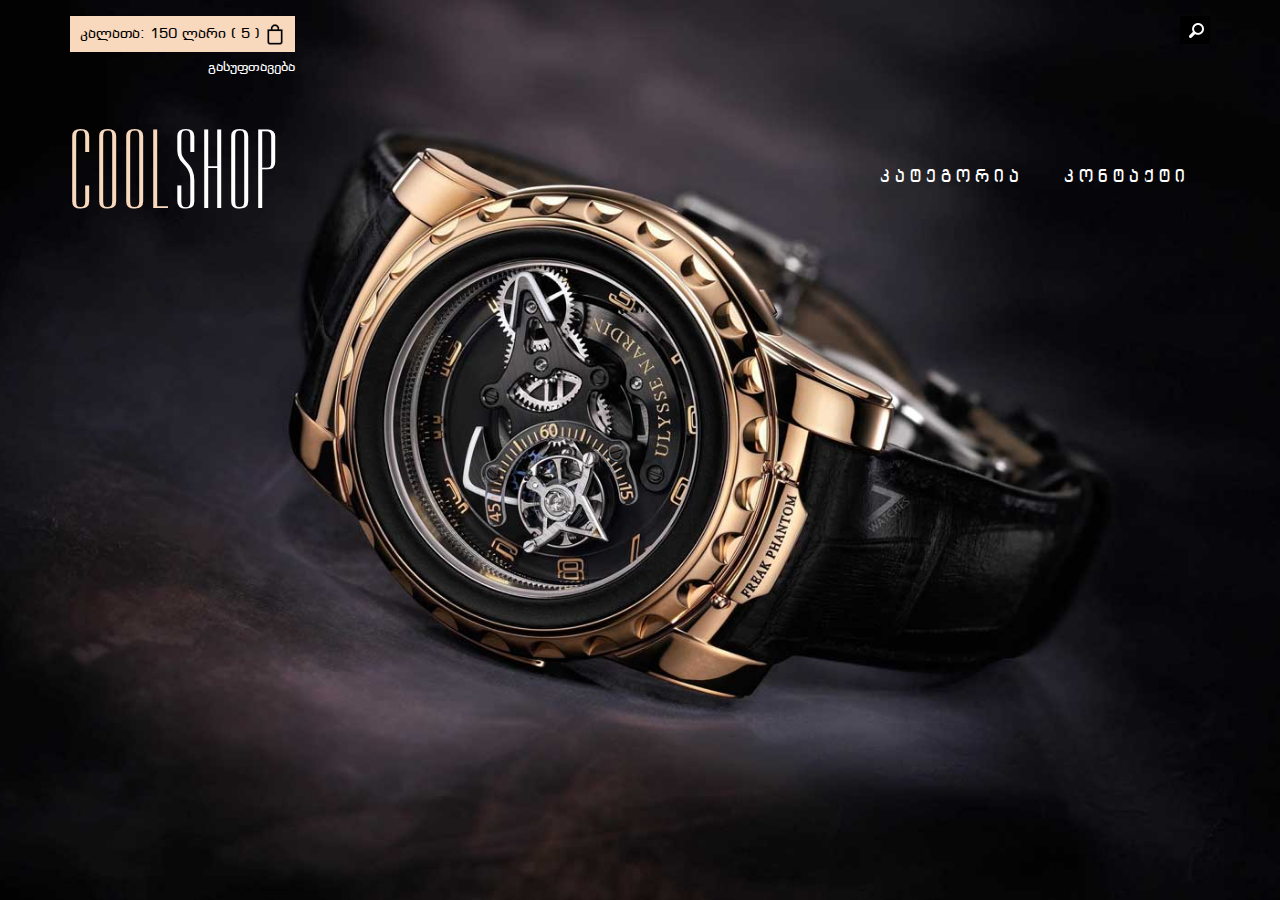
<file: public/markup/index.html>
<!DOCTYPE HTML>
<html>
<head>
<title>Coolshop.ge</title>
<meta name="viewport" content="width=device-width, initial-scale=1">
<meta http-equiv="Content-Type" content="text/html; charset=utf-8" />
<meta name="keywords" content="coolshop, buy, sell" />
<link href="css/bootstrap.css" rel='stylesheet' type='text/css' />
<link href="css/style.css" rel='stylesheet' type='text/css' />
<link href="css/main.css" rel='stylesheet' type='text/css' />
<link href='//fonts.googleapis.com/css?family=PT+Sans+Narrow:400,700' rel='stylesheet' type='text/css'>
<link href='//fonts.googleapis.com/css?family=Dorsa' rel='stylesheet' type='text/css'>
<script type="text/javascript" src="js/jquery-1.11.1.min.js"></script>
<!-- start menu -->
<link href="css/megamenu.css" rel="stylesheet" type="text/css" media="all" />
<script type="text/javascript" src="js/megamenu.js" charset="utf-8"></script>
<script>$(document).ready(function(){$(".megamenu").megamenu();});</script>
<script src="js/jquery.easydropdown.js"></script>
<script src="js/scripts.js"> </script>
</head>
<body>
	<input type="hidden" name="cover-images" class="cover-images" value="images/3.jpg" id="s1" />
	<input type="hidden" name="cover-images" class="cover-images" value="https://wallpaperscraft.com/image/hablot_black_watch_style_42707_3840x2160.jpg" id="s2" />
	<div class="banner" style="background-image: url('images/3.jpg');">
   	  <div class="container">
   	  	<div class="header_top">
   	  	   <div class="header_top_left">
				<div class="box_11">
					<a href="checkout.html">
						<h4>
							<p>კალათა: <span>150 ლარი</span> ( <span>5</span> )</p>
							<img src="images/bag.png" alt=""/>
							<div class="clearfix"></div>
						</h4>
					</a>
				</div>
	          <p class="empty"><a href="javascript:;" class="simpleCart_empty">გასუფთავება</a></p>
	          <div class="clearfix"> </div>
	       </div>
           <div class="header_top_right">
		    <!-- start search-->
				<div class="search-box">
				   <div id="sb-search" class="sb-search">
					  <form>
						 <input class="sb-search-input" placeholder="საკვანძო სიტყვა..." type="search" name="search" id="search">
						 <input class="sb-search-submit" type="submit" value="">
						 <span class="sb-icon-search"> </span>
					  </form>
				    </div>
				 </div>
				 <!--search-scripts-->
				<script src="js/classie1.js"></script>
				<script src="js/uisearch.js"></script>
				<script>
				new UISearch( document.getElementById( 'sb-search' ) ); 
				</script>
				<!--//search-scripts-->
		        <div class="clearfix"> </div>
			 </div>
		     <div class="clearfix"> </div>
	  </div>
	  <div class="header_bottom">
	   <div class="logo">
		  <h1><a href="index.html"><span class="m_1">Cool</span>shop</a></h1>
	   </div>
   	   <div class="menu">
	     <ul class="megamenu skyblue">
			<li><a class="color2 navTitles" href="#">კატეგორია</a>
				<div class="megapanel">
					<div class="row">
						<div class="col2">
							<div class="h_nav">
								<ul>
									<li><a href="men.html">საათი</a></li>
									<li><a href="men.html">პიჯაკი</a></li>
									<li><a href="men.html">მაისური</a></li>
									<li><a href="men.html">შარვალი</a></li>
									<li><a href="men.html">ჯინსი</a></li>
									<li><a href="men.html">შორტი</a></li>
								</ul>	
							</div>							
						</div>
						<div class="col2">
							<div class="h_nav">
								<ul>
									<li><a href="men.html">საათი</a></li>
									<li><a href="men.html">პიჯაკი</a></li>
									<li><a href="men.html">მაისური</a></li>
									<li><a href="men.html">შარვალი</a></li>
									<li><a href="men.html">ჯინსი</a></li>
									<li><a href="men.html">შორტი</a></li>
								</ul>	
							</div>							
						</div>
						
					  </div>
					</div>
			</li>
					
				<li><a class="color10 navTitles" href="brands.html">კონტაქტი</a></li>
				<div class="clearfix"> </div>
			</ul>
			</div>
	        <div class="clearfix"> </div>
	        </div>
	    </div>
   </div>
</body>
</html>
</file>
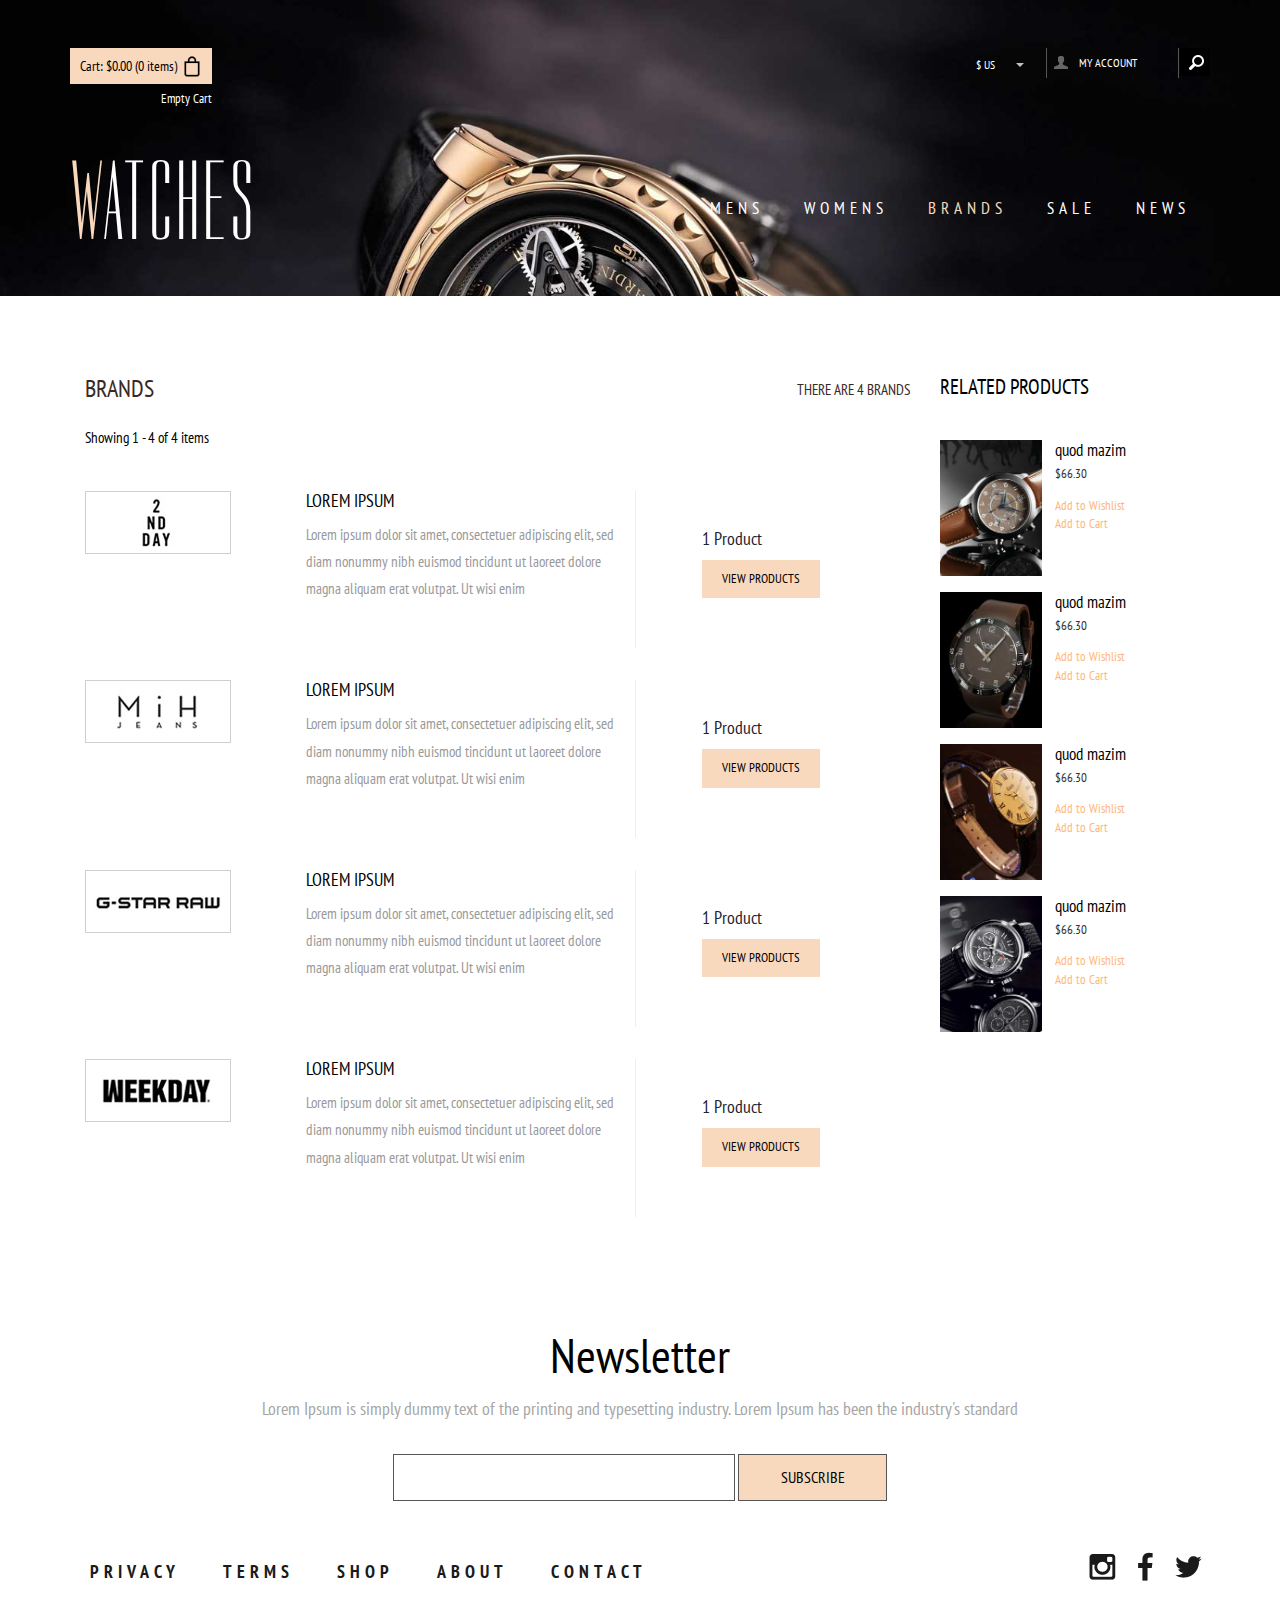
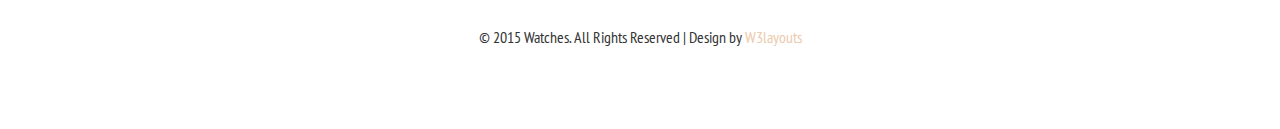
<file: public/markup/brands.html>
<!--A Design by W3layouts
Author: W3layout
Author URL: http://w3layouts.com
License: Creative Commons Attribution 3.0 Unported
License URL: http://creativecommons.org/licenses/by/3.0/
-->
<!DOCTYPE HTML>
<html>
<head>
<title>Watches an E-Commerce online Shopping Category Flat Bootstrap Responsive Website Template| Brands :: w3layouts</title>
<meta name="viewport" content="width=device-width, initial-scale=1">
<meta http-equiv="Content-Type" content="text/html; charset=utf-8" />
<meta name="keywords" content="Watches Responsive web template, Bootstrap Web Templates, Flat Web Templates, Android Compatible web template, 
Smartphone Compatible web template, free webdesigns for Nokia, Samsung, LG, SonyErricsson, Motorola web design" />
<script type="application/x-javascript"> addEventListener("load", function() { setTimeout(hideURLbar, 0); }, false); function hideURLbar(){ window.scrollTo(0,1); } </script>
<link href="css/bootstrap.css" rel='stylesheet' type='text/css' />
<!-- jQuery (necessary for Bootstrap's JavaScript plugins) -->
<!-- Custom Theme files -->
<link href="css/style.css" rel='stylesheet' type='text/css' />
<!-- Custom Theme files -->
<!--webfont-->
<link href='//fonts.googleapis.com/css?family=PT+Sans+Narrow:400,700' rel='stylesheet' type='text/css'>
<link href='//fonts.googleapis.com/css?family=Dorsa' rel='stylesheet' type='text/css'>
<script type="text/javascript" src="js/jquery-1.11.1.min.js"></script>
<!-- start menu -->
<link href="css/megamenu.css" rel="stylesheet" type="text/css" media="all" />
<script type="text/javascript" src="js/megamenu.js"></script>
<script>$(document).ready(function(){$(".megamenu").megamenu();});</script>
<script src="js/jquery.easydropdown.js"></script>
<script src="js/simpleCart.min.js"> </script>
</head>
<body>
	<div class="men_banner">
   	  <div class="container">
   	  	<div class="header_top">
   	  	   <div class="header_top_left">
	  	      <div class="box_11"><a href="checkout.html">
		      <h4><p>Cart: <span class="simpleCart_total"></span> (<span id="simpleCart_quantity" class="simpleCart_quantity"></span> items)</p><img src="images/bag.png" alt=""/><div class="clearfix"> </div></h4>
		      </a></div>
	          <p class="empty"><a href="javascript:;" class="simpleCart_empty">Empty Cart</a></p>
	          <div class="clearfix"> </div>
	       </div>
           <div class="header_top_right">
		  	 <div class="lang_list">
				<select tabindex="4" class="dropdown">
					<option value="" class="label" value="">$ Us</option>
					<option value="1">Dollar</option>
					<option value="2">Euro</option>
				</select>
			 </div>
			 <ul class="header_user_info">
			  <a class="login" href="login.html">
				<i class="user"> </i> 
				<li class="user_desc">My Account</li>
			  </a>
			  <div class="clearfix"> </div>
		     </ul>
		    <!-- start search-->
				<div class="search-box">
				   <div id="sb-search" class="sb-search">
					  <form>
						 <input class="sb-search-input" placeholder="Enter your search term..." type="search" name="search" id="search">
						 <input class="sb-search-submit" type="submit" value="">
						 <span class="sb-icon-search"> </span>
					  </form>
				    </div>
				 </div>
				 <!----search-scripts---->
				 <script src="js/classie1.js"></script>
				 <script src="js/uisearch.js"></script>
				   <script>
					 new UISearch( document.getElementById( 'sb-search' ) );
				   </script>
					<!----//search-scripts---->
		            <div class="clearfix"> </div>
			 </div>
		     <div class="clearfix"> </div>
	   </div>
   	  <div class="header_bottom">
	   <div class="logo">
		  <h1><a href="index.html"><span class="m_1">W</span>atches</a></h1>
	   </div>
	   <div class="menu">
	     <ul class="megamenu skyblue">
			<li><a class="color2" href="#">Mens</a>
				<div class="megapanel">
					<div class="row">
						<div class="col1">
							<div class="h_nav">
								<h4>Men</h4>
								<ul>
									<li><a href="men.html">Watches</a></li>
									<li><a href="men.html">watches</a></li>
									<li><a href="men.html">Blazers</a></li>
									<li><a href="men.html">Suits</a></li>
									<li><a href="men.html">Trousers</a></li>
									<li><a href="men.html">Jeans</a></li>
									<li><a href="men.html">Shirts</a></li>
									<li><a href="men.html">Sweatshirts & Hoodies</a></li>
									<li><a href="men.html">Swim Wear</a></li>
									<li><a href="men.html">Accessories</a></li>
								</ul>	
							</div>							
						</div>
						<div class="col1">
							<div class="h_nav">
								<h4>Women</h4>
								<ul>
									<li><a href="men.html">Watches</a></li>
									<li><a href="men.html">Outerwear</a></li>
									<li><a href="men.html">Dresses</a></li>
									<li><a href="men.html">Handbags</a></li>
									<li><a href="men.html">Trousers</a></li>
									<li><a href="men.html">Jeans</a></li>
									<li><a href="men.html">T-Shirts</a></li>
									<li><a href="men.html">Shoes</a></li>
									<li><a href="men.html">Coats</a></li>
									<li><a href="men.html">Accessories</a></li>
								</ul>	
							</div>							
						</div>
						<div class="col2">
							<div class="h_nav">
								<h4>Trends</h4>
								<ul>
									<li class>
										<div class="p_left">
										  <img src="images/p1.jpg" class="img-responsive" alt=""/>
										</div>
										<div class="p_right">
											<h4><a href="#">Denim shirt</a></h4>
											<span class="item-cat"><small><a href="#">watches</a></small></span>
											<span class="price">29.99 $</span>
										</div>
										<div class="clearfix"> </div>
									</li>
									<li>
										<div class="p_left">
										  <img src="images/p2.jpg" class="img-responsive" alt=""/>
										</div>
										<div class="p_right">
											<h4><a href="#">Denim shirt</a></h4>
											<span class="item-cat"><small><a href="#">watches</a></small></span>
											<span class="price">29.99 $</span>
										</div>
										<div class="clearfix"> </div>
									</li>
									<li>
										<div class="p_left">
										  <img src="images/p3.jpg" class="img-responsive" alt=""/>
										</div>
										<div class="p_right">
											<h4><a href="#">Denim shirt</a></h4>
											<span class="item-cat"><small><a href="#">watches</a></small></span>
											<span class="price">29.99 $</span>
										</div>
										<div class="clearfix"> </div>
									</li>
								</ul>	
							</div>												
						</div>
					  </div>
					</div>
			</li>
			<li><a class="color4" href="#">womens</a>
				<div class="megapanel">
					<div class="row">
						<div class="col1">
							<div class="h_nav">
								<h4>Men</h4>
								<ul>
									<li><a href="men.html">Watches</a></li>
									<li><a href="men.html">watches</a></li>
									<li><a href="men.html">Blazers</a></li>
									<li><a href="men.html">Suits</a></li>
									<li><a href="men.html">Trousers</a></li>
									<li><a href="men.html">Jeans</a></li>
									<li><a href="men.html">Shirts</a></li>
									<li><a href="men.html">Sweatshirts & Hoodies</a></li>
									<li><a href="men.html">Swim Wear</a></li>
									<li><a href="men.html">Accessories</a></li>
								</ul>	
							</div>							
						</div>
						<div class="col1">
							<div class="h_nav">
								<h4>Women</h4>
								<ul>
									<li><a href="men.html">Watches</a></li>
									<li><a href="men.html">Outerwear</a></li>
									<li><a href="men.html">Dresses</a></li>
									<li><a href="men.html">Handbags</a></li>
									<li><a href="men.html">Trousers</a></li>
									<li><a href="men.html">Jeans</a></li>
									<li><a href="men.html">T-Shirts</a></li>
									<li><a href="men.html">Shoes</a></li>
									<li><a href="men.html">Coats</a></li>
									<li><a href="men.html">Accessories</a></li>
								</ul>	
							</div>							
						</div>
						<div class="col2">
							<div class="h_nav">
								<h4>Trends</h4>
								<ul>
									<li class>
										<div class="p_left">
										  <img src="images/p1.jpg" class="img-responsive" alt=""/>
										</div>
										<div class="p_right">
											<h4><a href="#">Denim shirt</a></h4>
											<span class="item-cat"><small><a href="#">watches</a></small></span>
											<span class="price">29.99 $</span>
										</div>
										<div class="clearfix"> </div>
									</li>
									<li>
										<div class="p_left">
										  <img src="images/p2.jpg" class="img-responsive" alt=""/>
										</div>
										<div class="p_right">
											<h4><a href="#">Denim shirt</a></h4>
											<span class="item-cat"><small><a href="#">watches</a></small></span>
											<span class="price">29.99 $</span>
										</div>
										<div class="clearfix"> </div>
									</li>
									<li>
										<div class="p_left">
										  <img src="images/p3.jpg" class="img-responsive" alt=""/>
										</div>
										<div class="p_right">
											<h4><a href="#">Denim shirt</a></h4>
											<span class="item-cat"><small><a href="#">watches</a></small></span>
											<span class="price">29.99 $</span>
										</div>
										<div class="clearfix"> </div>
									</li>
								</ul>	
							</div>												
						</div>
					  </div>
					</div>
				</li>				
				<li class="active grid"><a class="color10" href="brands.html">Brands</a></li>
				<li><a class="color3" href="index.html">Sale</a></li>
				<li><a class="color7" href="404.html">News</a></li>
				<div class="clearfix"> </div>
			</ul>
			</div>
	        <div class="clearfix"> </div>
	    </div>
	   </div>
   </div>
   <div class="men">
   	<div class="container">
      <div class="col-md-9 single_top">
      	 <h1 class="page-heading product-listing">
			Brands
		    <span class="heading-counter">There are 4 brands</span>
         </h1>
         <div class="product-count">Showing 1 - 4 of 4 items</div>
          <div class="brand_box">
	         <div class="left-side col-xs-12 col-sm-3">
				 <img src="images/2nd-day.jpg" alt=""/>
			 </div>
		     <div class="middle-side col-xs-12 col-sm-5">
		     	<h4><a href="#">Lorem Ipsum</a></h4>
		     	<p>Lorem ipsum dolor sit amet, consectetuer adipiscing elit, sed diam nonummy nibh euismod tincidunt ut laoreet dolore magna aliquam erat volutpat. Ut wisi enim</p>
			 </div>
			 <div class="right-side col-xs-12 col-sm-4">
			 	<p><a href="#">1 Product</a></p>
			    <a href="#" class="btn btn1 btn-primary btn-normal btn-inline " target="_self">View Products</a>     
			 </div>
			 <div class="clearfix"> </div>
		  </div>
		  <div class="brand_box">
	         <div class="left-side col-xs-12 col-sm-3">
				 <img src="images/mih-jeans.jpg" alt=""/>
			 </div>
		     <div class="middle-side col-xs-12 col-sm-5">
		     	<h4><a href="#">Lorem Ipsum</a></h4>
		     	<p>Lorem ipsum dolor sit amet, consectetuer adipiscing elit, sed diam nonummy nibh euismod tincidunt ut laoreet dolore magna aliquam erat volutpat. Ut wisi enim</p>
			 </div>
			 <div class="right-side col-xs-12 col-sm-4">
			 	<p><a href="#">1 Product</a></p>
			    <a href="#" class="btn btn1 btn-primary btn-normal btn-inline " target="_self">View Products</a>     
			 </div>
			 <div class="clearfix"> </div>
		  </div>
		  <div class="brand_box">
	         <div class="left-side col-xs-12 col-sm-3">
				 <img src="images/g-star-raw.jpg" alt=""/>
			 </div>
		     <div class="middle-side col-xs-12 col-sm-5">
		     	<h4><a href="#">Lorem Ipsum</a></h4>
		     	<p>Lorem ipsum dolor sit amet, consectetuer adipiscing elit, sed diam nonummy nibh euismod tincidunt ut laoreet dolore magna aliquam erat volutpat. Ut wisi enim</p>
			 </div>
			 <div class="right-side col-xs-12 col-sm-4">
			 	<p><a href="#">1 Product</a></p>
			    <a href="#" class="btn btn1 btn-primary btn-normal btn-inline " target="_self">View Products</a>     
			 </div>
			 <div class="clearfix"> </div>
		  </div>
		  <div class="brand_box">
	         <div class="left-side col-xs-12 col-sm-3">
				 <img src="images/weekday1.jpg" alt=""/>
			 </div>
		     <div class="middle-side col-xs-12 col-sm-5">
		     	<h4><a href="#">Lorem Ipsum</a></h4>
		     	<p>Lorem ipsum dolor sit amet, consectetuer adipiscing elit, sed diam nonummy nibh euismod tincidunt ut laoreet dolore magna aliquam erat volutpat. Ut wisi enim</p>
			 </div>
			 <div class="right-side col-xs-12 col-sm-4">
			 	<p><a href="#">1 Product</a></p>
			    <a href="#" class="btn btn1 btn-primary btn-normal btn-inline " target="_self">View Products</a>     
			 </div>
			 <div class="clearfix"> </div>
		  </div>
		</div>
		<div class="col-md-3 tabs">
	      <h3 class="m_1">Related Products</h3>
	      <ul class="product">
	      	<li class="product_img"><img src="images/m5.jpg" class="img-responsive" alt=""/></li>
	      	<li class="product_desc">
	      		<h4><a href="#">quod mazim</a></h4>
	      		<p class="single_price">$66.30</p>
	      		<a href="#" class="link-cart">Add to Wishlist</a>
	      	    <a href="#" class="link-cart">Add to Cart</a>
	        </li>
	      	<div class="clearfix"> </div>
	      </ul>
	      <ul class="product">
	      	<li class="product_img"><img src="images/m6.jpg" class="img-responsive" alt=""/></li>
	      	<li class="product_desc">
	      		<h4><a href="#">quod mazim</a></h4>
	      		<p class="single_price">$66.30</p>
	      		<a href="#" class="link-cart">Add to Wishlist</a>
	      	    <a href="#" class="link-cart">Add to Cart</a>
	        </li>
	      	<div class="clearfix"> </div>
	      </ul>
	      <ul class="product">
	      	<li class="product_img"><img src="images/m2.jpg" class="img-responsive" alt=""/></li>
	      	<li class="product_desc">
	      		<h4><a href="#">quod mazim</a></h4>
	      		<p class="single_price">$66.30</p>
	      		<a href="#" class="link-cart">Add to Wishlist</a>
	      	    <a href="#" class="link-cart">Add to Cart</a>
	        </li>
	      	<div class="clearfix"> </div>
	      </ul>
	      <ul class="product">
	      	<li class="product_img"><img src="images/m3.jpg" class="img-responsive" alt=""/></li>
	      	<li class="product_desc">
	      		<h4><a href="#">quod mazim</a></h4>
	      		<p class="single_price">$66.30</p>
	      		<a href="#" class="link-cart">Add to Wishlist</a>
	      	    <a href="#" class="link-cart">Add to Cart</a>
	        </li>
	      	<div class="clearfix"> </div>
	      </ul>
        </div>
     <div class="clearfix"> </div>
	</div>
   </div>
   <div class="footer">
   	 <div class="container">
   	 	<div class="newsletter">
			<h3>Newsletter</h3>
			<p>Lorem Ipsum is simply dummy text of the printing and typesetting industry. Lorem Ipsum has been the industry's standard</p>
			<form>
			  <input type="text" value="" onfocus="this.value='';" onblur="if (this.value == '') {this.value ='';}">
			  <input type="submit" value="SUBSCRIBE">
			</form>
		</div>
   		<div class="cssmenu">
		   <ul>
			<li class="active"><a href="#">Privacy</a></li>
			<li><a href="#">Terms</a></li>
			<li><a href="#">Shop</a></li>
			<li><a href="#">About</a></li>
			<li><a href="contact.html">Contact</a></li>
		  </ul>
		</div>
		<ul class="social">
			<li><a href=""> <i class="instagram"> </i> </a></li>
			<li><a href=""><i class="fb"> </i> </a></li>
			<li><a href=""><i class="tw"> </i> </a></li>
	    </ul>
	    <div class="clearfix"></div>
	    <div class="copy">
           <p> &copy; 2015 Watches. All Rights Reserved | Design by <a href="http://w3layouts.com/" target="_blank">W3layouts</a></p>
	    </div>
   	</div>
   </div>
</body>
</html>
</file>
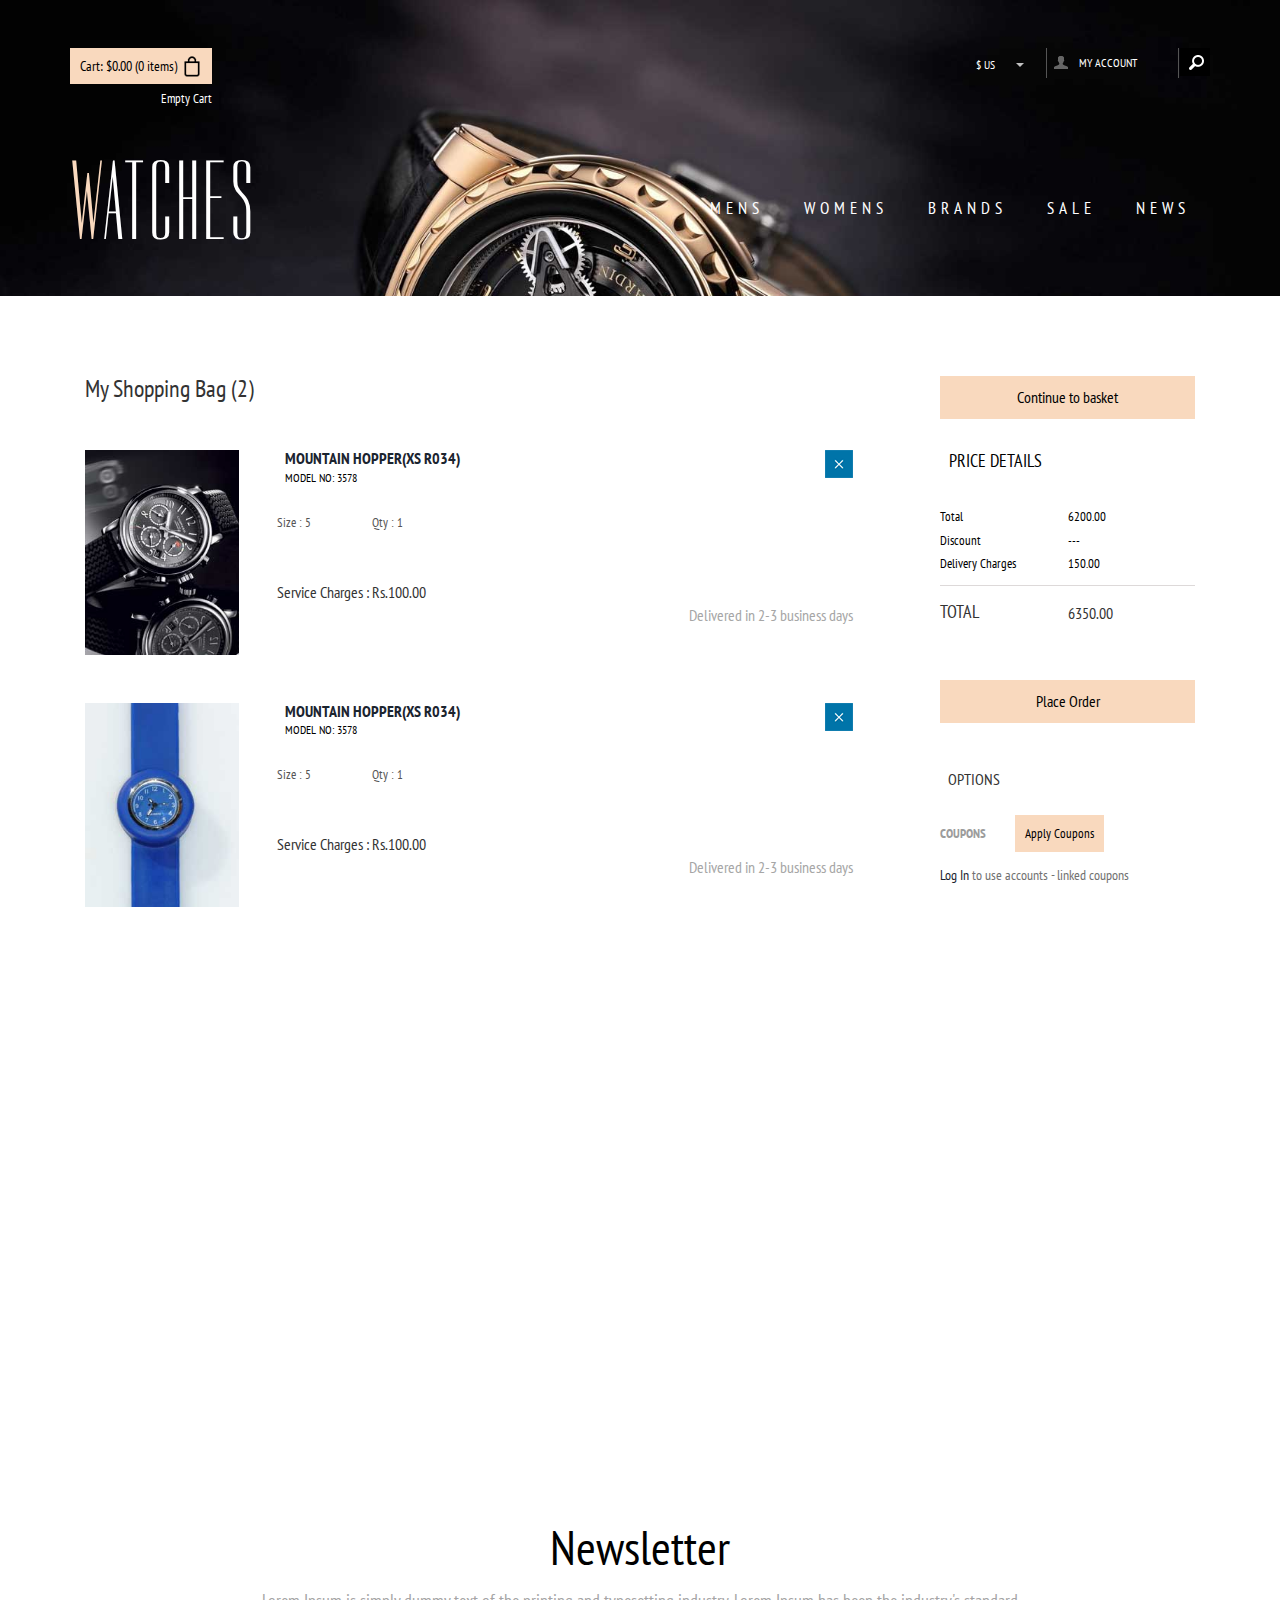
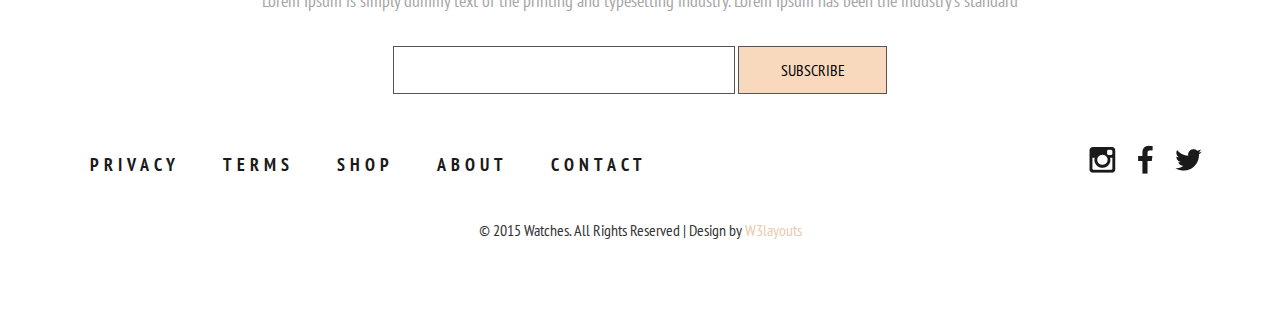
<file: public/markup/checkout.html>
<!--A Design by W3layouts
Author: W3layout
Author URL: http://w3layouts.com
License: Creative Commons Attribution 3.0 Unported
License URL: http://creativecommons.org/licenses/by/3.0/
-->
<!DOCTYPE HTML>
<html>
<head>
<title>Watches an E-Commerce online Shopping Category Flat Bootstrap Responsive Website Template| Checkout :: w3layouts</title>
<meta name="viewport" content="width=device-width, initial-scale=1">
<meta http-equiv="Content-Type" content="text/html; charset=utf-8" />
<meta name="keywords" content="Watches Responsive web template, Bootstrap Web Templates, Flat Web Templates, Android Compatible web template, 
Smartphone Compatible web template, free webdesigns for Nokia, Samsung, LG, SonyErricsson, Motorola web design" />
<script type="application/x-javascript"> addEventListener("load", function() { setTimeout(hideURLbar, 0); }, false); function hideURLbar(){ window.scrollTo(0,1); } </script>
<link href="css/bootstrap.css" rel='stylesheet' type='text/css' />
<!-- jQuery (necessary for Bootstrap's JavaScript plugins) -->
<!-- Custom Theme files -->
<link href="css/style.css" rel='stylesheet' type='text/css' />
<!-- Custom Theme files -->
<!--webfont-->
<link href='//fonts.googleapis.com/css?family=PT+Sans+Narrow:400,700' rel='stylesheet' type='text/css'>
<link href='//fonts.googleapis.com/css?family=Dorsa' rel='stylesheet' type='text/css'>
<script type="text/javascript" src="js/jquery-1.11.1.min.js"></script>
<!-- start menu -->
<link href="css/megamenu.css" rel="stylesheet" type="text/css" media="all" />
<script type="text/javascript" src="js/megamenu.js"></script>
<script>$(document).ready(function(){$(".megamenu").megamenu();});</script>
<script src="js/jquery.easydropdown.js"></script>
<script src="js/simpleCart.min.js"> </script>
</head>
<body>
	<div class="men_banner">
   	  <div class="container">
   	  	<div class="header_top">
   	  	   <div class="header_top_left">
	  	      <div class="box_11"><a href="checkout.html">
		      <h4><p>Cart: <span class="simpleCart_total"></span> (<span id="simpleCart_quantity" class="simpleCart_quantity"></span> items)</p><img src="images/bag.png" alt=""/><div class="clearfix"> </div></h4>
		      </a></div>
	          <p class="empty"><a href="javascript:;" class="simpleCart_empty">Empty Cart</a></p>
	          <div class="clearfix"> </div>
	       </div>
           <div class="header_top_right">
		  	 <div class="lang_list">
				<select tabindex="4" class="dropdown">
					<option value="" class="label" value="">$ Us</option>
					<option value="1">Dollar</option>
					<option value="2">Euro</option>
				</select>
			 </div>
			 <ul class="header_user_info">
			  <a class="login" href="login.html">
				<i class="user"> </i> 
				<li class="user_desc">My Account</li>
			  </a>
			  <div class="clearfix"> </div>
		     </ul>
		    <!-- start search-->
				<div class="search-box">
				   <div id="sb-search" class="sb-search">
					  <form>
						 <input class="sb-search-input" placeholder="Enter your search term..." type="search" name="search" id="search">
						 <input class="sb-search-submit" type="submit" value="">
						 <span class="sb-icon-search"> </span>
					  </form>
				    </div>
				 </div>
				 <!----search-scripts---->
				 <script src="js/classie1.js"></script>
				 <script src="js/uisearch.js"></script>
				   <script>
					 new UISearch( document.getElementById( 'sb-search' ) );
				   </script>
					<!----//search-scripts---->
		            <div class="clearfix"> </div>
			 </div>
		     <div class="clearfix"> </div>
	    </div>
   		<div class="header_bottom">
	     <div class="logo">
		    <h1><a href="index.html"><span class="m_1">W</span>atches</a></h1>
	     </div>
	    <div class="menu">
	     <ul class="megamenu skyblue">
			<li><a class="color2" href="#">Mens</a>
				<div class="megapanel">
					<div class="row">
						<div class="col1">
							<div class="h_nav">
								<h4>Men</h4>
								<ul>
									<li><a href="men.html">Watches</a></li>
									<li><a href="men.html">watches</a></li>
									<li><a href="men.html">Blazers</a></li>
									<li><a href="men.html">Suits</a></li>
									<li><a href="men.html">Trousers</a></li>
									<li><a href="men.html">Jeans</a></li>
									<li><a href="men.html">Shirts</a></li>
									<li><a href="men.html">Sweatshirts & Hoodies</a></li>
									<li><a href="men.html">Swim Wear</a></li>
									<li><a href="men.html">Accessories</a></li>
								</ul>	
							</div>							
						</div>
						<div class="col1">
							<div class="h_nav">
								<h4>Women</h4>
								<ul>
									<li><a href="men.html">Watches</a></li>
									<li><a href="men.html">Outerwear</a></li>
									<li><a href="men.html">Dresses</a></li>
									<li><a href="men.html">Handbags</a></li>
									<li><a href="men.html">Trousers</a></li>
									<li><a href="men.html">Jeans</a></li>
									<li><a href="men.html">T-Shirts</a></li>
									<li><a href="men.html">Shoes</a></li>
									<li><a href="men.html">Coats</a></li>
									<li><a href="men.html">Accessories</a></li>
								</ul>	
							</div>							
						</div>
						<div class="col2">
							<div class="h_nav">
								<h4>Trends</h4>
								<ul>
									<li class>
										<div class="p_left">
										  <img src="images/p1.jpg" class="img-responsive" alt=""/>
										</div>
										<div class="p_right">
											<h4><a href="#">Denim shirt</a></h4>
											<span class="item-cat"><small><a href="#">watches</a></small></span>
											<span class="price">29.99 $</span>
										</div>
										<div class="clearfix"> </div>
									</li>
									<li>
										<div class="p_left">
										  <img src="images/p2.jpg" class="img-responsive" alt=""/>
										</div>
										<div class="p_right">
											<h4><a href="#">Denim shirt</a></h4>
											<span class="item-cat"><small><a href="#">watches</a></small></span>
											<span class="price">29.99 $</span>
										</div>
										<div class="clearfix"> </div>
									</li>
									<li>
										<div class="p_left">
										  <img src="images/p3.jpg" class="img-responsive" alt=""/>
										</div>
										<div class="p_right">
											<h4><a href="#">Denim shirt</a></h4>
											<span class="item-cat"><small><a href="#">watches</a></small></span>
											<span class="price">29.99 $</span>
										</div>
										<div class="clearfix"> </div>
									</li>
								</ul>	
							</div>												
						</div>
					  </div>
					</div>
			</li>
			<li><a class="color4" href="#">womens</a>
				<div class="megapanel">
					<div class="row">
						<div class="col1">
							<div class="h_nav">
								<h4>Men</h4>
								<ul>
									<li><a href="men.html">Watches</a></li>
									<li><a href="men.html">watches</a></li>
									<li><a href="men.html">Blazers</a></li>
									<li><a href="men.html">Suits</a></li>
									<li><a href="men.html">Trousers</a></li>
									<li><a href="men.html">Jeans</a></li>
									<li><a href="men.html">Shirts</a></li>
									<li><a href="men.html">Sweatshirts & Hoodies</a></li>
									<li><a href="men.html">Swim Wear</a></li>
									<li><a href="men.html">Accessories</a></li>
								</ul>	
							</div>							
						</div>
						<div class="col1">
							<div class="h_nav">
								<h4>Women</h4>
								<ul>
									<li><a href="men.html">Watches</a></li>
									<li><a href="men.html">Outerwear</a></li>
									<li><a href="men.html">Dresses</a></li>
									<li><a href="men.html">Handbags</a></li>
									<li><a href="men.html">Trousers</a></li>
									<li><a href="men.html">Jeans</a></li>
									<li><a href="men.html">T-Shirts</a></li>
									<li><a href="men.html">Shoes</a></li>
									<li><a href="men.html">Coats</a></li>
									<li><a href="men.html">Accessories</a></li>
								</ul>	
							</div>							
						</div>
						<div class="col2">
							<div class="h_nav">
								<h4>Trends</h4>
								<ul>
									<li class>
										<div class="p_left">
										  <img src="images/p1.jpg" class="img-responsive" alt=""/>
										</div>
										<div class="p_right">
											<h4><a href="#">Denim shirt</a></h4>
											<span class="item-cat"><small><a href="#">watches</a></small></span>
											<span class="price">29.99 $</span>
										</div>
										<div class="clearfix"> </div>
									</li>
									<li>
										<div class="p_left">
										  <img src="images/p2.jpg" class="img-responsive" alt=""/>
										</div>
										<div class="p_right">
											<h4><a href="#">Denim shirt</a></h4>
											<span class="item-cat"><small><a href="#">watches</a></small></span>
											<span class="price">29.99 $</span>
										</div>
										<div class="clearfix"> </div>
									</li>
									<li>
										<div class="p_left">
										  <img src="images/p3.jpg" class="img-responsive" alt=""/>
										</div>
										<div class="p_right">
											<h4><a href="#">Denim shirt</a></h4>
											<span class="item-cat"><small><a href="#">watches</a></small></span>
											<span class="price">29.99 $</span>
										</div>
										<div class="clearfix"> </div>
									</li>
								</ul>	
							</div>												
						</div>
					  </div>
					</div>
				</li>				
				<li><a class="color10" href="brands.html">Brands</a></li>
				<li><a class="color3" href="index.html">Sale</a></li>
				<li><a class="color7" href="404.html">News</a></li>
				<div class="clearfix"> </div>
			</ul>
			</div>
	        <div class="clearfix"> </div>
	    </div>
	   </div>
   </div>
   <div class="account-in">
   	 <div class="container">
		  <div class="check_box">	 
		<div class="col-md-9 cart-items">
			 <h1>My Shopping Bag (2)</h1>
				<script>$(document).ready(function(c) {
					$('.close1').on('click', function(c){
						$('.cart-header').fadeOut('slow', function(c){
							$('.cart-header').remove();
						});
						});	  
					});
			   </script>
			 <div class="cart-header">
				 <div class="close1"> </div>
				   <div class="cart-sec simpleCart_shelfItem">
						<div class="cart-item cyc">
							 <img src="images/m3.jpg" class="img-responsive" alt=""/>
						</div>
					   <div class="cart-item-info">
						<h3><a href="#">Mountain Hopper(XS R034)</a><span>Model No: 3578</span></h3>
						<ul class="qty">
							<li><p>Size : 5</p></li>
							<li><p>Qty : 1</p></li>
						</ul>
						<div class="delivery">
							 <p>Service Charges : Rs.100.00</p>
							 <span>Delivered in 2-3 business days</span>
							 <div class="clearfix"></div>
				        </div>	
					   </div>
					   <div class="clearfix"></div>
				    </div>
			 </div>
			 <script>$(document).ready(function(c) {
					$('.close2').on('click', function(c){
							$('.cart-header2').fadeOut('slow', function(c){
						$('.cart-header2').remove();
					});
					});	  
					});
			 </script>
			 <div class="cart-header2">
				 <div class="close2"> </div>
				  <div class="cart-sec simpleCart_shelfItem">
						<div class="cart-item cyc">
							 <img src="images/m4.jpg" class="img-responsive" alt=""/>
						</div>
					   <div class="cart-item-info">
						<h3><a href="#">Mountain Hopper(XS R034)</a><span>Model No: 3578</span></h3>
						<ul class="qty">
							<li><p>Size : 5</p></li>
							<li><p>Qty : 1</p></li>
						</ul>
							 <div class="delivery">
							 <p>Service Charges : Rs.100.00</p>
							 <span>Delivered in 2-3 business days</span>
							 <div class="clearfix"></div>
				        </div>	
					   </div>
					   <div class="clearfix"></div>
				  </div>
			  </div>		
		 </div>
		 <div class="col-md-3 cart-total">
			 <a class="continue" href="#">Continue to basket</a>
			 <div class="price-details">
				 <h3>Price Details</h3>
				 <span>Total</span>
				 <span class="total1">6200.00</span>
				 <span>Discount</span>
				 <span class="total1">---</span>
				 <span>Delivery Charges</span>
				 <span class="total1">150.00</span>
				 <div class="clearfix"></div>				 
			 </div>	
			 <ul class="total_price">
			   <li class="last_price"> <h4>TOTAL</h4></li>	
			   <li class="last_price"><span>6350.00</span></li>
			   <div class="clearfix"> </div>
			 </ul>
			 <div class="clearfix"></div>
			 <a class="order" href="#">Place Order</a>
			 <div class="total-item">
				 <h3>OPTIONS</h3>
				 <h4>COUPONS</h4>
				 <a class="cpns" href="#">Apply Coupons</a>
				 <p><a href="#">Log In</a> to use accounts - linked coupons</p>
			 </div>
			</div>
			<div class="clearfix"></div>
	     </div>
	  </div>
   </div>
   <div class="map">
	   <iframe src="https://www.google.com/maps/embed?pb=!1m14!1m12!1m3!1d3150859.767904157!2d-96.62081048651531!3d39.536794757966845!2m3!1f0!2f0!3f0!3m2!1i1024!2i768!4f13.1!5e0!3m2!1sen!2sin!4v1408111832978"> </iframe>
   </div>
   <div class="footer">
   	 <div class="container">
   	 	<div class="newsletter">
			<h3>Newsletter</h3>
			<p>Lorem Ipsum is simply dummy text of the printing and typesetting industry. Lorem Ipsum has been the industry's standard</p>
			<form>
			  <input type="text" value="" onfocus="this.value='';" onblur="if (this.value == '') {this.value ='';}">
			  <input type="submit" value="SUBSCRIBE">
			</form>
		</div>
   		<div class="cssmenu">
		   <ul>
			<li class="active"><a href="#">Privacy</a></li>
			<li><a href="#">Terms</a></li>
			<li><a href="#">Shop</a></li>
			<li><a href="#">About</a></li>
			<li><a href="contact.html">Contact</a></li>
		  </ul>
		</div>
		<ul class="social">
			<li><a href=""> <i class="instagram"> </i> </a></li>
			<li><a href=""><i class="fb"> </i> </a></li>
			<li><a href=""><i class="tw"> </i> </a></li>
	    </ul>
	    <div class="clearfix"></div>
	    <div class="copy">
           <p> &copy; 2015 Watches. All Rights Reserved | Design by <a href="http://w3layouts.com/" target="_blank">W3layouts</a></p>
	    </div>
   	</div>
   </div>
</body>
</html>
</file>
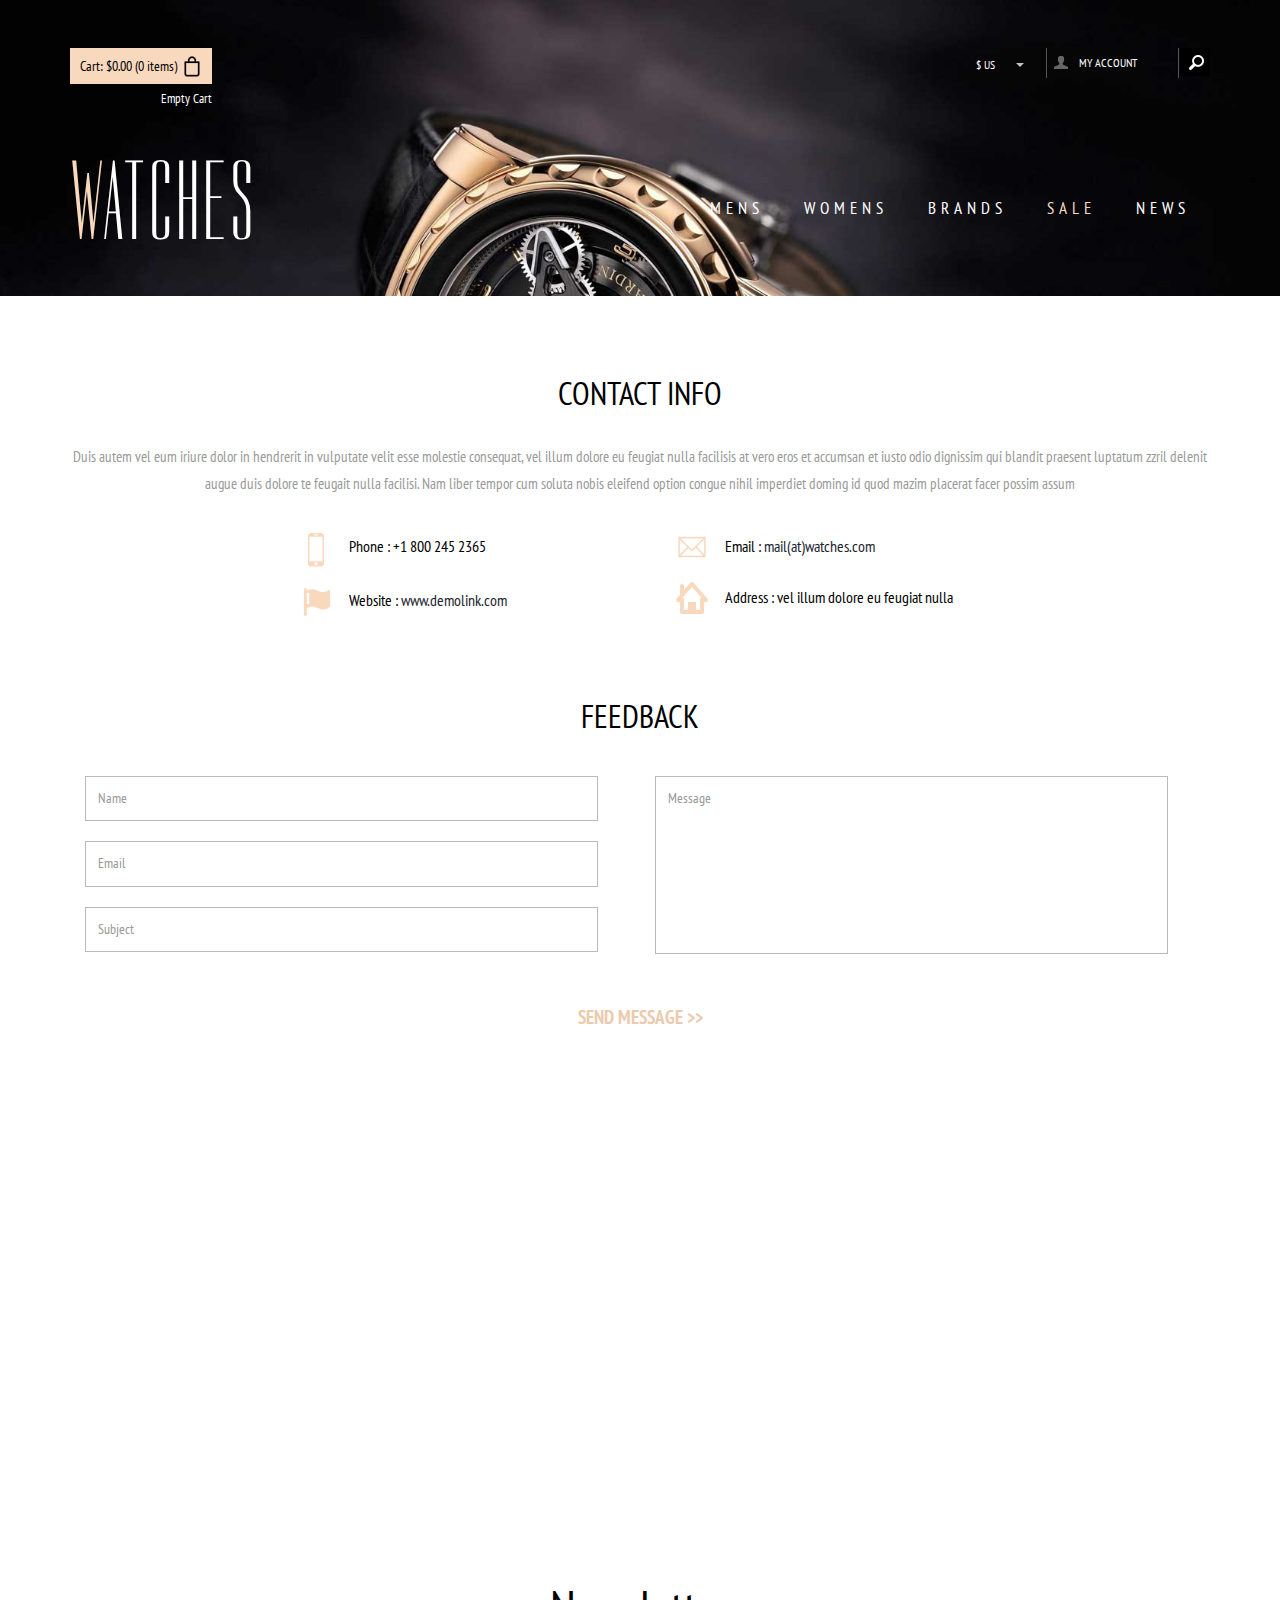
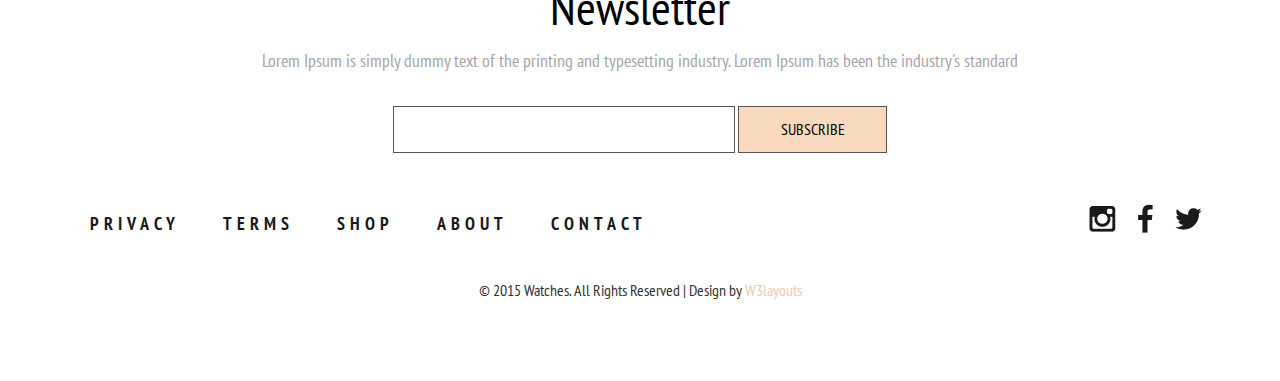
<file: public/markup/contact.html>
<!--A Design by W3layouts
Author: W3layout
Author URL: http://w3layouts.com
License: Creative Commons Attribution 3.0 Unported
License URL: http://creativecommons.org/licenses/by/3.0/
-->
<!DOCTYPE HTML>
<html>
<head>
<title>Watches an E-Commerce online Shopping Category Flat Bootstrap Responsive Website Template| Contact :: w3layouts</title>
<meta name="viewport" content="width=device-width, initial-scale=1">
<meta http-equiv="Content-Type" content="text/html; charset=utf-8" />
<meta name="keywords" content="Watches Responsive web template, Bootstrap Web Templates, Flat Web Templates, Android Compatible web template, 
Smartphone Compatible web template, free webdesigns for Nokia, Samsung, LG, SonyErricsson, Motorola web design" />
<script type="application/x-javascript"> addEventListener("load", function() { setTimeout(hideURLbar, 0); }, false); function hideURLbar(){ window.scrollTo(0,1); } </script>
<link href="css/bootstrap.css" rel='stylesheet' type='text/css' />
<!-- jQuery (necessary for Bootstrap's JavaScript plugins) -->
<!-- Custom Theme files -->
<link href="css/style.css" rel='stylesheet' type='text/css' />
<!-- Custom Theme files -->
<!--webfont-->
<link href='//fonts.googleapis.com/css?family=PT+Sans+Narrow:400,700' rel='stylesheet' type='text/css'>
<link href='//fonts.googleapis.com/css?family=Dorsa' rel='stylesheet' type='text/css'>
<script type="text/javascript" src="js/jquery-1.11.1.min.js"></script>
<!-- start menu -->
<link href="css/megamenu.css" rel="stylesheet" type="text/css" media="all" />
<script type="text/javascript" src="js/megamenu.js"></script>
<script>$(document).ready(function(){$(".megamenu").megamenu();});</script>
<script src="js/jquery.easydropdown.js"></script>
<script src="js/simpleCart.min.js"> </script>
</head>
<body>
	<div class="men_banner">
   	  <div class="container">
   	  	<div class="header_top">
   	  	   <div class="header_top_left">
	  	      <div class="box_11"><a href="checkout.html">
		      <h4><p>Cart: <span class="simpleCart_total"></span> (<span id="simpleCart_quantity" class="simpleCart_quantity"></span> items)</p><img src="images/bag.png" alt=""/><div class="clearfix"> </div></h4>
		      </a></div>
	          <p class="empty"><a href="javascript:;" class="simpleCart_empty">Empty Cart</a></p>
	          <div class="clearfix"> </div>
	       </div>
           <div class="header_top_right">
		  	 <div class="lang_list">
				<select tabindex="4" class="dropdown">
					<option value="" class="label" value="">$ Us</option>
					<option value="1">Dollar</option>
					<option value="2">Euro</option>
				</select>
			 </div>
			 <ul class="header_user_info">
			  <a class="login" href="login.html">
				<i class="user"> </i> 
				<li class="user_desc">My Account</li>
			  </a>
			  <div class="clearfix"> </div>
		     </ul>
		    <!-- start search-->
				<div class="search-box">
				   <div id="sb-search" class="sb-search">
					  <form>
						 <input class="sb-search-input" placeholder="Enter your search term..." type="search" name="search" id="search">
						 <input class="sb-search-submit" type="submit" value="">
						 <span class="sb-icon-search"> </span>
					  </form>
				    </div>
				 </div>
				 <!----search-scripts---->
				 <script src="js/classie1.js"></script>
				 <script src="js/uisearch.js"></script>
				   <script>
					 new UISearch( document.getElementById( 'sb-search' ) );
				   </script>
					<!----//search-scripts---->
		            <div class="clearfix"> </div>
			 </div>
		     <div class="clearfix"> </div>
	    </div>
   		<div class="header_bottom">
	     <div class="logo">
		    <h1><a href="index.html"><span class="m_1">W</span>atches</a></h1>
	     </div>
	    <div class="menu">
	     <ul class="megamenu skyblue">
			<li><a class="color2" href="#">Mens</a>
				<div class="megapanel">
					<div class="row">
						<div class="col1">
							<div class="h_nav">
								<h4>Men</h4>
								<ul>
									<li><a href="men.html">Watches</a></li>
									<li><a href="men.html">watches</a></li>
									<li><a href="men.html">Blazers</a></li>
									<li><a href="men.html">Suits</a></li>
									<li><a href="men.html">Trousers</a></li>
									<li><a href="men.html">Jeans</a></li>
									<li><a href="men.html">Shirts</a></li>
									<li><a href="men.html">Sweatshirts & Hoodies</a></li>
									<li><a href="men.html">Swim Wear</a></li>
									<li><a href="men.html">Accessories</a></li>
								</ul>	
							</div>							
						</div>
						<div class="col1">
							<div class="h_nav">
								<h4>Women</h4>
								<ul>
									<li><a href="men.html">Watches</a></li>
									<li><a href="men.html">Outerwear</a></li>
									<li><a href="men.html">Dresses</a></li>
									<li><a href="men.html">Handbags</a></li>
									<li><a href="men.html">Trousers</a></li>
									<li><a href="men.html">Jeans</a></li>
									<li><a href="men.html">T-Shirts</a></li>
									<li><a href="men.html">Shoes</a></li>
									<li><a href="men.html">Coats</a></li>
									<li><a href="men.html">Accessories</a></li>
								</ul>	
							</div>							
						</div>
						<div class="col2">
							<div class="h_nav">
								<h4>Trends</h4>
								<ul>
									<li class>
										<div class="p_left">
										  <img src="images/p1.jpg" class="img-responsive" alt=""/>
										</div>
										<div class="p_right">
											<h4><a href="#">Denim shirt</a></h4>
											<span class="item-cat"><small><a href="#">watches</a></small></span>
											<span class="price">29.99 $</span>
										</div>
										<div class="clearfix"> </div>
									</li>
									<li>
										<div class="p_left">
										  <img src="images/p2.jpg" class="img-responsive" alt=""/>
										</div>
										<div class="p_right">
											<h4><a href="#">Denim shirt</a></h4>
											<span class="item-cat"><small><a href="#">watches</a></small></span>
											<span class="price">29.99 $</span>
										</div>
										<div class="clearfix"> </div>
									</li>
									<li>
										<div class="p_left">
										  <img src="images/p3.jpg" class="img-responsive" alt=""/>
										</div>
										<div class="p_right">
											<h4><a href="#">Denim shirt</a></h4>
											<span class="item-cat"><small><a href="#">watches</a></small></span>
											<span class="price">29.99 $</span>
										</div>
										<div class="clearfix"> </div>
									</li>
								</ul>	
							</div>												
						</div>
					  </div>
					</div>
			</li>
			<li><a class="color4" href="#">womens</a>
				<div class="megapanel">
					<div class="row">
						<div class="col1">
							<div class="h_nav">
								<h4>Men</h4>
								<ul>
									<li><a href="men.html">Watches</a></li>
									<li><a href="men.html">watches</a></li>
									<li><a href="men.html">Blazers</a></li>
									<li><a href="men.html">Suits</a></li>
									<li><a href="men.html">Trousers</a></li>
									<li><a href="men.html">Jeans</a></li>
									<li><a href="men.html">Shirts</a></li>
									<li><a href="men.html">Sweatshirts & Hoodies</a></li>
									<li><a href="men.html">Swim Wear</a></li>
									<li><a href="men.html">Accessories</a></li>
								</ul>	
							</div>							
						</div>
						<div class="col1">
							<div class="h_nav">
								<h4>Women</h4>
								<ul>
									<li><a href="men.html">Watches</a></li>
									<li><a href="men.html">Outerwear</a></li>
									<li><a href="men.html">Dresses</a></li>
									<li><a href="men.html">Handbags</a></li>
									<li><a href="men.html">Trousers</a></li>
									<li><a href="men.html">Jeans</a></li>
									<li><a href="men.html">T-Shirts</a></li>
									<li><a href="men.html">Shoes</a></li>
									<li><a href="men.html">Coats</a></li>
									<li><a href="men.html">Accessories</a></li>
								</ul>	
							</div>							
						</div>
						<div class="col2">
							<div class="h_nav">
								<h4>Trends</h4>
								<ul>
									<li class>
										<div class="p_left">
										  <img src="images/p1.jpg" class="img-responsive" alt=""/>
										</div>
										<div class="p_right">
											<h4><a href="#">Denim shirt</a></h4>
											<span class="item-cat"><small><a href="#">watches</a></small></span>
											<span class="price">29.99 $</span>
										</div>
										<div class="clearfix"> </div>
									</li>
									<li>
										<div class="p_left">
										  <img src="images/p2.jpg" class="img-responsive" alt=""/>
										</div>
										<div class="p_right">
											<h4><a href="#">Denim shirt</a></h4>
											<span class="item-cat"><small><a href="#">watches</a></small></span>
											<span class="price">29.99 $</span>
										</div>
										<div class="clearfix"> </div>
									</li>
									<li>
										<div class="p_left">
										  <img src="images/p3.jpg" class="img-responsive" alt=""/>
										</div>
										<div class="p_right">
											<h4><a href="#">Denim shirt</a></h4>
											<span class="item-cat"><small><a href="#">watches</a></small></span>
											<span class="price">29.99 $</span>
										</div>
										<div class="clearfix"> </div>
									</li>
								</ul>	
							</div>												
						</div>
					  </div>
					</div>
				</li>				
				<li><a class="color10" href="brands.html">Brands</a></li>
				<li class="active grid"><a class="color3" href="index.html">Sale</a></li>
				<li><a class="color7" href="404.html">News</a></li>
				<div class="clearfix"> </div>
			</ul>
			</div>
	        <div class="clearfix"> </div>
	    </div>
	   </div>
   </div>
   <div class="men">
   	 <div class="container">
   	  <div class="grid_1">
	   	  <h1>Contact Info</h1>
	   	  <p>Duis autem vel eum iriure dolor in hendrerit in vulputate velit esse molestie consequat, vel illum dolore eu feugiat nulla facilisis at vero eros et accumsan et iusto odio dignissim qui blandit praesent luptatum zzril delenit augue duis dolore te feugait nulla facilisi. Nam liber tempor cum soluta nobis eleifend option congue nihil imperdiet doming id quod mazim placerat facer possim assum</p>
      </div>
      <div class="grid_4">
      <div class="grid_2 preffix_1">
	      <ul class="iphone">
	      	<i class="phone"> </i>
	      	<li class="phone_desc">Phone : +1 800 245 2365 </li>
	      	<div class="clearfix"> </div>
	      </ul>
	      <ul class="iphone">
	      	<i class="flag"> </i>
	        <li class="phone_desc">Website : <a href="mailto:mail@demolink.org">www.demolink.com</a></li>
	      	<div class="clearfix"> </div>
	      </ul>
	  </div>
	  <div class="grid_3">
	      <ul class="iphone">
	      	<i class="msg"> </i>
	        <li class="phone_desc">Email : <a href="mailto:mail@demolink.org">mail(at)watches.com</a> </li>
	      	<div class="clearfix"> </div>
	      </ul>
	      <ul class="iphone">
	      	<i class="home"> </i>
	        <li class="phone_desc">Address : vel illum dolore eu feugiat nulla </li>
	      	<div class="clearfix"> </div>
	      </ul>
	  </div>
	  <div class="clearfix"> </div>
	 </div>
	 <div class="contact_form">
	 	<h2>Feedback</h2>
	    <form>
			<div class="col-md-6 to">
             	<input type="text" class="text" value="Name" onfocus="this.value = '';" onblur="if (this.value == '') {this.value = 'Name';}">
			 	<input type="text" class="text" value="Email" onfocus="this.value = '';" onblur="if (this.value == '') {this.value = 'Email';}">
			 	<input type="text" class="text" value="Subject" onfocus="this.value = '';" onblur="if (this.value == '') {this.value = 'Subject';}">
			</div>
			<div class="col-md-6 text">
               <textarea value="Message" onfocus="this.value = '';" onblur="if (this.value == '') {this.value = 'Message';}">Message</textarea>
            </div>
            <div class="clearfix"></div>
            <div class="but__center"><input type="submit" value="Send message &gt;&gt;"></div>
        </form>
     </div>
    </div>
   </div>
   <div class="map">
	   <iframe src="https://www.google.com/maps/embed?pb=!1m14!1m12!1m3!1d3150859.767904157!2d-96.62081048651531!3d39.536794757966845!2m3!1f0!2f0!3f0!3m2!1i1024!2i768!4f13.1!5e0!3m2!1sen!2sin!4v1408111832978"> </iframe>
   </div>
   <div class="footer">
   	 <div class="container">
   	 	<div class="newsletter">
			<h3>Newsletter</h3>
			<p>Lorem Ipsum is simply dummy text of the printing and typesetting industry. Lorem Ipsum has been the industry's standard</p>
			<form>
			  <input type="text" value="" onfocus="this.value='';" onblur="if (this.value == '') {this.value ='';}">
			  <input type="submit" value="SUBSCRIBE">
			</form>
		</div>
   		<div class="cssmenu">
		   <ul>
			<li class="active"><a href="#">Privacy</a></li>
			<li><a href="#">Terms</a></li>
			<li><a href="#">Shop</a></li>
			<li><a href="#">About</a></li>
			<li><a href="contact.html">Contact</a></li>
		  </ul>
		</div>
		<ul class="social">
			<li><a href=""> <i class="instagram"> </i> </a></li>
			<li><a href=""><i class="fb"> </i> </a></li>
			<li><a href=""><i class="tw"> </i> </a></li>
	    </ul>
	    <div class="clearfix"></div>
	    <div class="copy">
           <p> &copy; 2015 Watches. All Rights Reserved | Design by <a href="http://w3layouts.com/" target="_blank">W3layouts</a></p>
	    </div>
   	</div>
   </div>
</body>
</html>
</file>
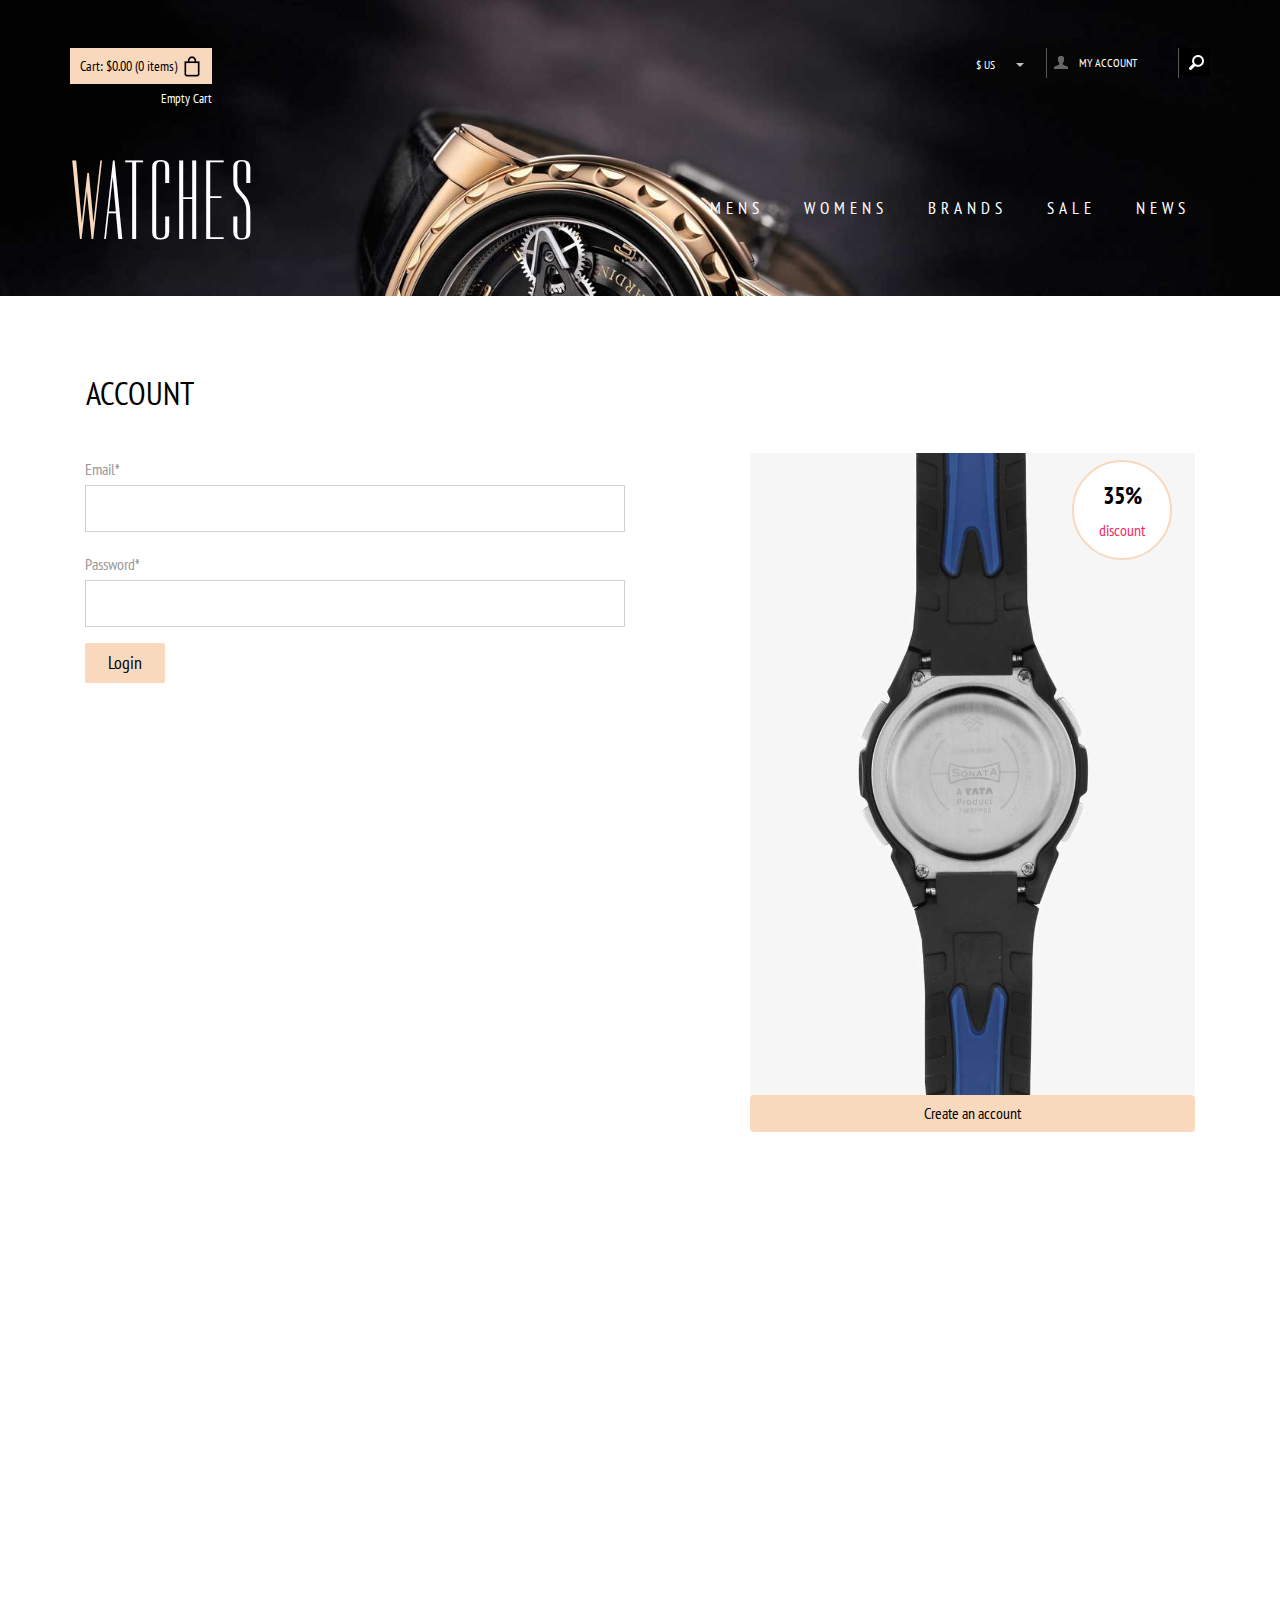
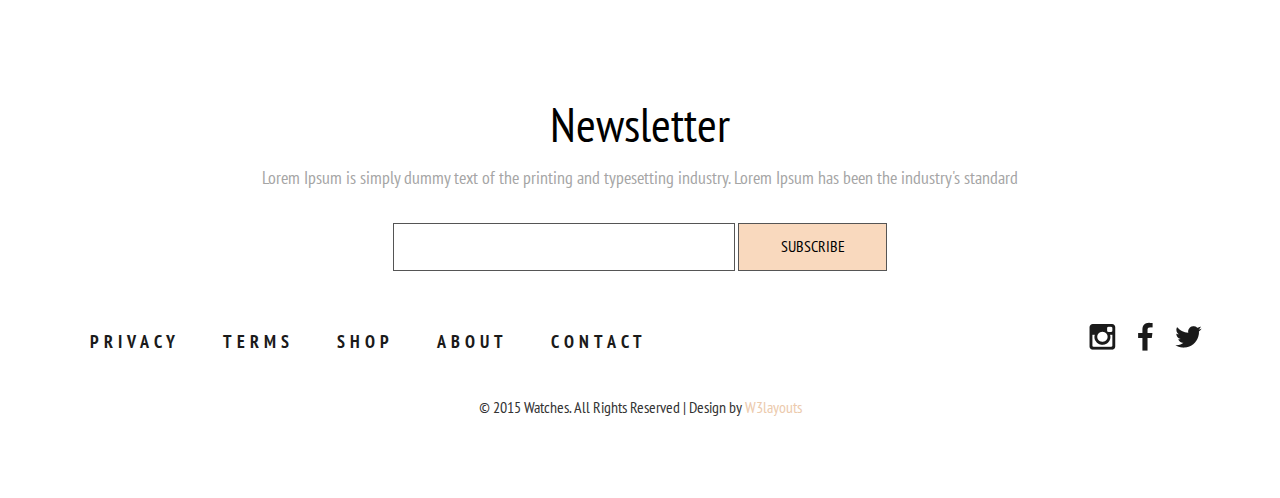
<file: public/markup/login.html>
<!--A Design by W3layouts
Author: W3layout
Author URL: http://w3layouts.com
License: Creative Commons Attribution 3.0 Unported
License URL: http://creativecommons.org/licenses/by/3.0/
-->
<!DOCTYPE HTML>
<html>
<head>
<title>Watches an E-Commerce online Shopping Category Flat Bootstrap Responsive Website Template| Login :: w3layouts</title>
<meta name="viewport" content="width=device-width, initial-scale=1">
<meta http-equiv="Content-Type" content="text/html; charset=utf-8" />
<meta name="keywords" content="Watches Responsive web template, Bootstrap Web Templates, Flat Web Templates, Android Compatible web template, 
Smartphone Compatible web template, free webdesigns for Nokia, Samsung, LG, SonyErricsson, Motorola web design" />
<script type="application/x-javascript"> addEventListener("load", function() { setTimeout(hideURLbar, 0); }, false); function hideURLbar(){ window.scrollTo(0,1); } </script>
<link href="css/bootstrap.css" rel='stylesheet' type='text/css' />
<!-- jQuery (necessary for Bootstrap's JavaScript plugins) -->
<!-- Custom Theme files -->
<link href="css/style.css" rel='stylesheet' type='text/css' />
<!-- Custom Theme files -->
<!--webfont-->
<link href='//fonts.googleapis.com/css?family=PT+Sans+Narrow:400,700' rel='stylesheet' type='text/css'>
<link href='//fonts.googleapis.com/css?family=Dorsa' rel='stylesheet' type='text/css'>
<script type="text/javascript" src="js/jquery-1.11.1.min.js"></script>
<!-- start menu -->
<link href="css/megamenu.css" rel="stylesheet" type="text/css" media="all" />
<script type="text/javascript" src="js/megamenu.js"></script>
<script>$(document).ready(function(){$(".megamenu").megamenu();});</script>
<script src="js/jquery.easydropdown.js"></script>
<script src="js/simpleCart.min.js"> </script>
</head>
<body>
	<div class="men_banner">
   	  <div class="container">
   	  	<div class="header_top">
   	  	   <div class="header_top_left">
	  	      <div class="box_11"><a href="checkout.html">
		      <h4><p>Cart: <span class="simpleCart_total"></span> (<span id="simpleCart_quantity" class="simpleCart_quantity"></span> items)</p><img src="images/bag.png" alt=""/><div class="clearfix"> </div></h4>
		      </a></div>
	          <p class="empty"><a href="javascript:;" class="simpleCart_empty">Empty Cart</a></p>
	          <div class="clearfix"> </div>
	       </div>
           <div class="header_top_right">
		  	 <div class="lang_list">
				<select tabindex="4" class="dropdown">
					<option value="" class="label" value="">$ Us</option>
					<option value="1">Dollar</option>
					<option value="2">Euro</option>
				</select>
			 </div>
			 <ul class="header_user_info">
			  <a class="login" href="login.html">
				<i class="user"> </i> 
				<li class="user_desc">My Account</li>
			  </a>
			  <div class="clearfix"> </div>
		     </ul>
		    <!-- start search-->
				<div class="search-box">
				   <div id="sb-search" class="sb-search">
					  <form>
						 <input class="sb-search-input" placeholder="Enter your search term..." type="search" name="search" id="search">
						 <input class="sb-search-submit" type="submit" value="">
						 <span class="sb-icon-search"> </span>
					  </form>
				    </div>
				 </div>
				 <!----search-scripts---->
				 <script src="js/classie1.js"></script>
				 <script src="js/uisearch.js"></script>
				   <script>
					 new UISearch( document.getElementById( 'sb-search' ) );
				   </script>
					<!----//search-scripts---->
		            <div class="clearfix"> </div>
			 </div>
		     <div class="clearfix"> </div>
	    </div>
   		<div class="header_bottom">
	     <div class="logo">
		    <h1><a href="index.html"><span class="m_1">W</span>atches</a></h1>
	     </div>
	    <div class="menu">
	     <ul class="megamenu skyblue">
			<li><a class="color2" href="#">Mens</a>
				<div class="megapanel">
					<div class="row">
						<div class="col1">
							<div class="h_nav">
								<h4>Men</h4>
								<ul>
									<li><a href="men.html">Watches</a></li>
									<li><a href="men.html">watches</a></li>
									<li><a href="men.html">Blazers</a></li>
									<li><a href="men.html">Suits</a></li>
									<li><a href="men.html">Trousers</a></li>
									<li><a href="men.html">Jeans</a></li>
									<li><a href="men.html">Shirts</a></li>
									<li><a href="men.html">Sweatshirts & Hoodies</a></li>
									<li><a href="men.html">Swim Wear</a></li>
									<li><a href="men.html">Accessories</a></li>
								</ul>	
							</div>							
						</div>
						<div class="col1">
							<div class="h_nav">
								<h4>Women</h4>
								<ul>
									<li><a href="men.html">Watches</a></li>
									<li><a href="men.html">Outerwear</a></li>
									<li><a href="men.html">Dresses</a></li>
									<li><a href="men.html">Handbags</a></li>
									<li><a href="men.html">Trousers</a></li>
									<li><a href="men.html">Jeans</a></li>
									<li><a href="men.html">T-Shirts</a></li>
									<li><a href="men.html">Shoes</a></li>
									<li><a href="men.html">Coats</a></li>
									<li><a href="men.html">Accessories</a></li>
								</ul>	
							</div>							
						</div>
						<div class="col2">
							<div class="h_nav">
								<h4>Trends</h4>
								<ul>
									<li class>
										<div class="p_left">
										  <img src="images/p1.jpg" class="img-responsive" alt=""/>
										</div>
										<div class="p_right">
											<h4><a href="#">Denim shirt</a></h4>
											<span class="item-cat"><small><a href="#">watches</a></small></span>
											<span class="price">29.99 $</span>
										</div>
										<div class="clearfix"> </div>
									</li>
									<li>
										<div class="p_left">
										  <img src="images/p2.jpg" class="img-responsive" alt=""/>
										</div>
										<div class="p_right">
											<h4><a href="#">Denim shirt</a></h4>
											<span class="item-cat"><small><a href="#">watches</a></small></span>
											<span class="price">29.99 $</span>
										</div>
										<div class="clearfix"> </div>
									</li>
									<li>
										<div class="p_left">
										  <img src="images/p3.jpg" class="img-responsive" alt=""/>
										</div>
										<div class="p_right">
											<h4><a href="#">Denim shirt</a></h4>
											<span class="item-cat"><small><a href="#">watches</a></small></span>
											<span class="price">29.99 $</span>
										</div>
										<div class="clearfix"> </div>
									</li>
								</ul>	
							</div>												
						</div>
					  </div>
					</div>
			</li>
			<li><a class="color4" href="#">womens</a>
				<div class="megapanel">
					<div class="row">
						<div class="col1">
							<div class="h_nav">
								<h4>Men</h4>
								<ul>
									<li><a href="men.html">Watches</a></li>
									<li><a href="men.html">watches</a></li>
									<li><a href="men.html">Blazers</a></li>
									<li><a href="men.html">Suits</a></li>
									<li><a href="men.html">Trousers</a></li>
									<li><a href="men.html">Jeans</a></li>
									<li><a href="men.html">Shirts</a></li>
									<li><a href="men.html">Sweatshirts & Hoodies</a></li>
									<li><a href="men.html">Swim Wear</a></li>
									<li><a href="men.html">Accessories</a></li>
								</ul>	
							</div>							
						</div>
						<div class="col1">
							<div class="h_nav">
								<h4>Women</h4>
								<ul>
									<li><a href="men.html">Watches</a></li>
									<li><a href="men.html">Outerwear</a></li>
									<li><a href="men.html">Dresses</a></li>
									<li><a href="men.html">Handbags</a></li>
									<li><a href="men.html">Trousers</a></li>
									<li><a href="men.html">Jeans</a></li>
									<li><a href="men.html">T-Shirts</a></li>
									<li><a href="men.html">Shoes</a></li>
									<li><a href="men.html">Coats</a></li>
									<li><a href="men.html">Accessories</a></li>
								</ul>	
							</div>							
						</div>
						<div class="col2">
							<div class="h_nav">
								<h4>Trends</h4>
								<ul>
									<li class>
										<div class="p_left">
										  <img src="images/p1.jpg" class="img-responsive" alt=""/>
										</div>
										<div class="p_right">
											<h4><a href="#">Denim shirt</a></h4>
											<span class="item-cat"><small><a href="#">watches</a></small></span>
											<span class="price">29.99 $</span>
										</div>
										<div class="clearfix"> </div>
									</li>
									<li>
										<div class="p_left">
										  <img src="images/p2.jpg" class="img-responsive" alt=""/>
										</div>
										<div class="p_right">
											<h4><a href="#">Denim shirt</a></h4>
											<span class="item-cat"><small><a href="#">watches</a></small></span>
											<span class="price">29.99 $</span>
										</div>
										<div class="clearfix"> </div>
									</li>
									<li>
										<div class="p_left">
										  <img src="images/p3.jpg" class="img-responsive" alt=""/>
										</div>
										<div class="p_right">
											<h4><a href="#">Denim shirt</a></h4>
											<span class="item-cat"><small><a href="#">watches</a></small></span>
											<span class="price">29.99 $</span>
										</div>
										<div class="clearfix"> </div>
									</li>
								</ul>	
							</div>												
						</div>
					  </div>
					</div>
				</li>				
				<li><a class="color10" href="brands.html">Brands</a></li>
				<li><a class="color3" href="index.html">Sale</a></li>
				<li><a class="color7" href="404.html">News</a></li>
				<div class="clearfix"> </div>
			</ul>
			</div>
	        <div class="clearfix"> </div>
	    </div>
	   </div>
   </div>
   <div class="account-in">
   	 <div class="container">
   	   <h3>Account</h3>
		<div class="col-md-7 account-top">
		  <form>
			<div> 	
				<span>Email*</span>
				<input type="text"> 
			</div>
			<div> 
				<span class="pass">Password*</span>
				<input type="password">
			</div>				
				<input type="submit" value="Login"> 
		   </form>
		</div>
		<div class="col-md-5 left-account ">
			<a href="single.html"><img class="img-responsive " src="images/s4.jpg" alt=""/></a>
			<div class="five-in">
			<h1>35% </h1><span>discount</span>
			</div>
			<a href="register.html" class="create">Create an account</a>
			<div class="clearfix"> </div>
		</div>
	    <div class="clearfix"> </div>
	  </div>
   </div>
   <div class="map">
	   <iframe src="https://www.google.com/maps/embed?pb=!1m14!1m12!1m3!1d3150859.767904157!2d-96.62081048651531!3d39.536794757966845!2m3!1f0!2f0!3f0!3m2!1i1024!2i768!4f13.1!5e0!3m2!1sen!2sin!4v1408111832978"> </iframe>
   </div>
   <div class="footer">
   	 <div class="container">
   	 	<div class="newsletter">
			<h3>Newsletter</h3>
			<p>Lorem Ipsum is simply dummy text of the printing and typesetting industry. Lorem Ipsum has been the industry's standard</p>
			<form>
			  <input type="text" value="" onfocus="this.value='';" onblur="if (this.value == '') {this.value ='';}">
			  <input type="submit" value="SUBSCRIBE">
			</form>
		</div>
   		<div class="cssmenu">
		   <ul>
			<li class="active"><a href="#">Privacy</a></li>
			<li><a href="#">Terms</a></li>
			<li><a href="#">Shop</a></li>
			<li><a href="#">About</a></li>
			<li><a href="contact.html">Contact</a></li>
		  </ul>
		</div>
		<ul class="social">
			<li><a href=""> <i class="instagram"> </i> </a></li>
			<li><a href=""><i class="fb"> </i> </a></li>
			<li><a href=""><i class="tw"> </i> </a></li>
	    </ul>
	    <div class="clearfix"></div>
	    <div class="copy">
           <p> &copy; 2015 Watches. All Rights Reserved | Design by <a href="http://w3layouts.com/" target="_blank">W3layouts</a></p>
	    </div>
   	</div>
   </div>
</body>
</html>
</file>
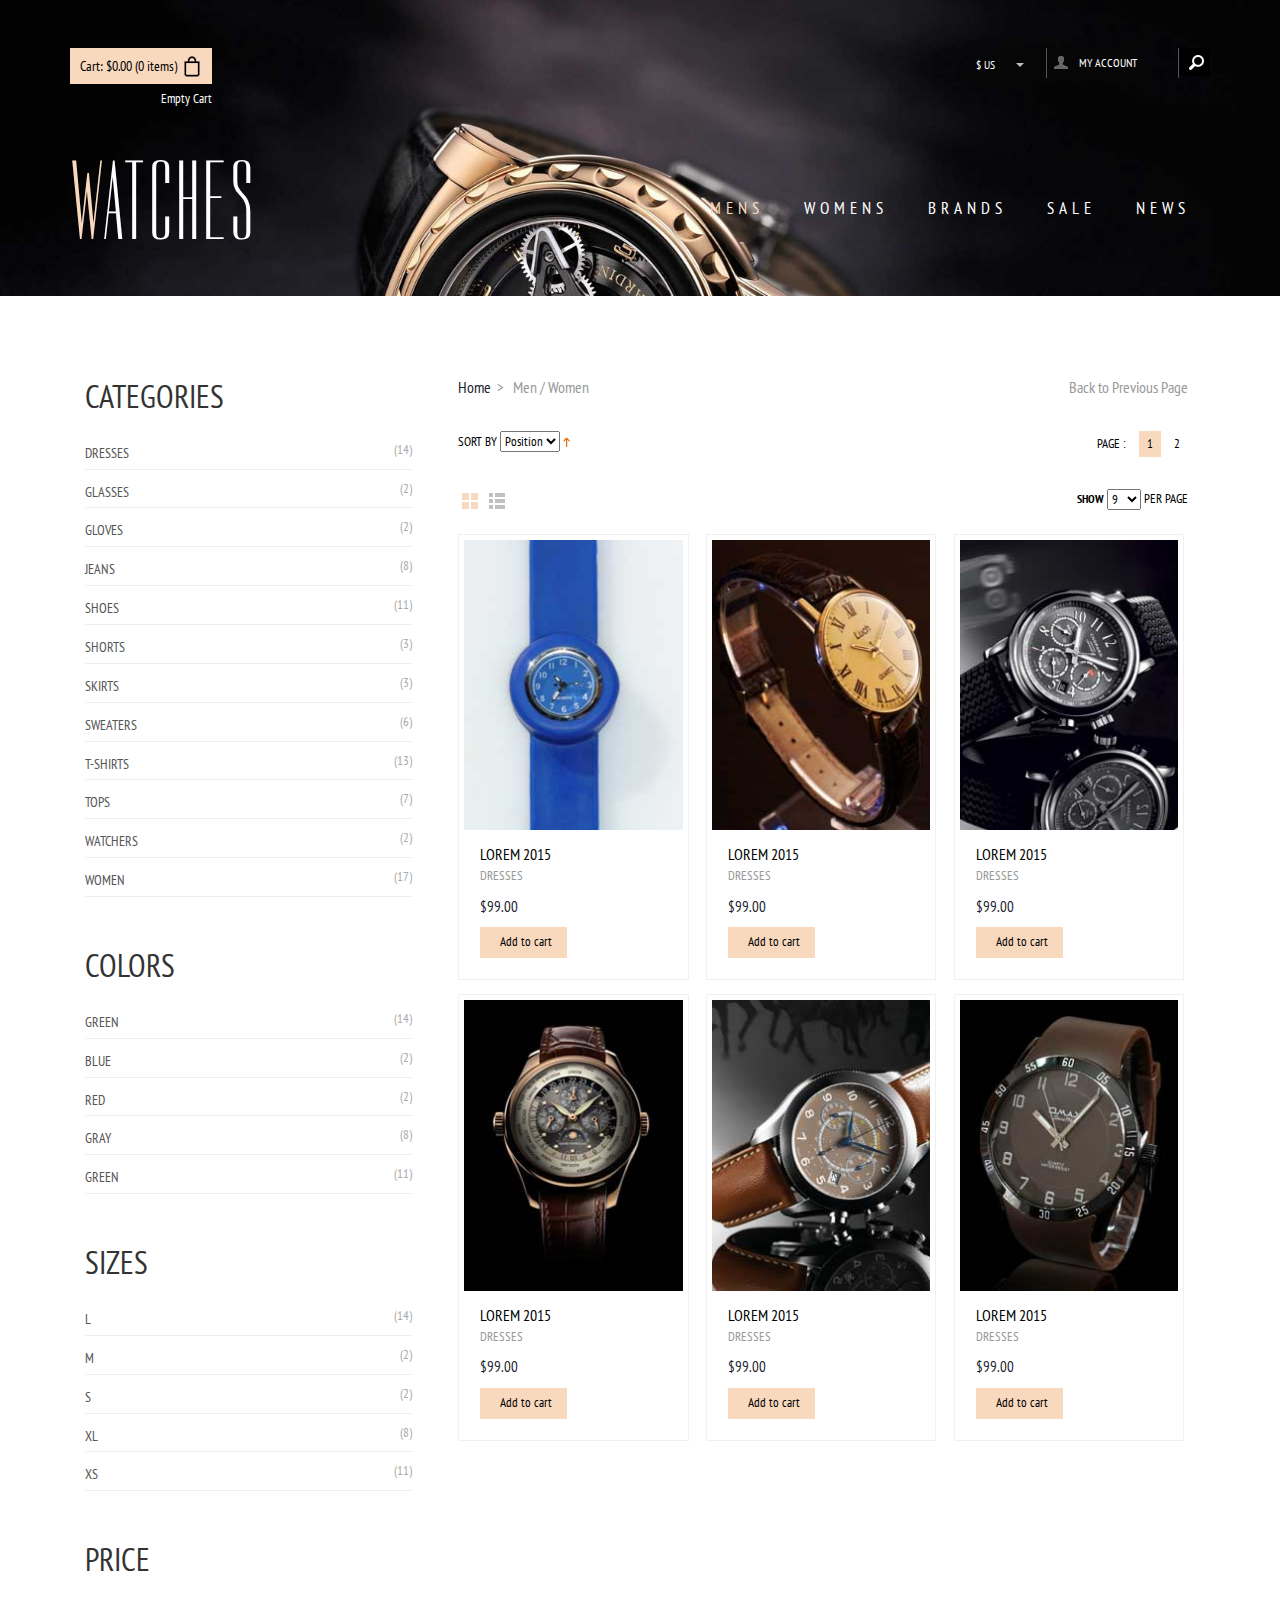
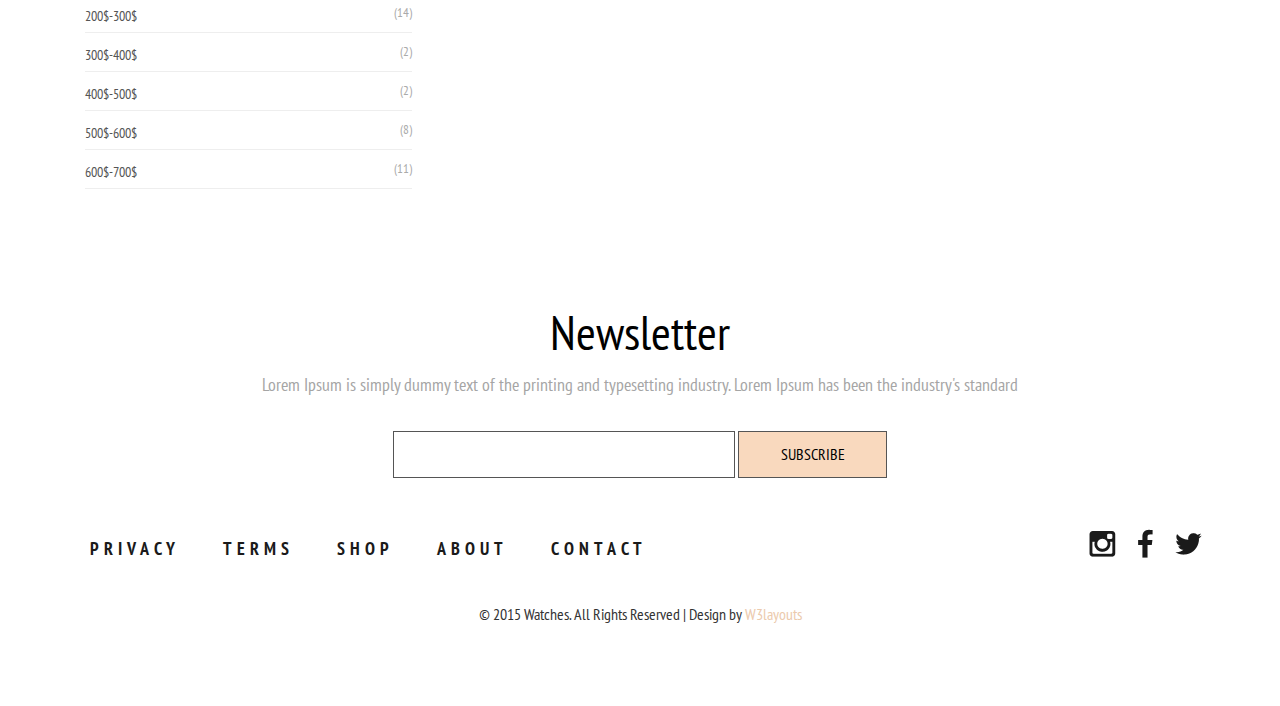
<file: public/markup/men.html>
<!DOCTYPE HTML>
<html>
<head>
<title>Coolshop</title>
<meta name="viewport" content="width=device-width, initial-scale=1">
<meta http-equiv="Content-Type" content="text/html; charset=utf-8" />
<meta name="keywords" content="Watches Responsive web template, Bootstrap Web Templates, Flat Web Templates, Android Compatible web template, 
Smartphone Compatible web template, free webdesigns for Nokia, Samsung, LG, SonyErricsson, Motorola web design" />
<script type="application/x-javascript"> addEventListener("load", function() { setTimeout(hideURLbar, 0); }, false); function hideURLbar(){ window.scrollTo(0,1); } </script>
<link href="css/bootstrap.css" rel='stylesheet' type='text/css' />
<!-- jQuery (necessary for Bootstrap's JavaScript plugins) -->
<!-- Custom Theme files -->
<link href="css/style.css" rel='stylesheet' type='text/css' />
<link href="css/component.css" rel='stylesheet' type='text/css' />
<!-- Custom Theme files -->
<!--webfont-->
<link href='//fonts.googleapis.com/css?family=PT+Sans+Narrow:400,700' rel='stylesheet' type='text/css'>
<link href='//fonts.googleapis.com/css?family=Dorsa' rel='stylesheet' type='text/css'>
<script type="text/javascript" src="js/jquery-1.11.1.min.js"></script>
<!-- start menu -->
<link href="css/megamenu.css" rel="stylesheet" type="text/css" media="all" />
<script type="text/javascript" src="js/megamenu.js"></script>
<script>$(document).ready(function(){$(".megamenu").megamenu();});</script>
<script src="js/jquery.easydropdown.js"></script>
<script src="js/simpleCart.min.js"> </script>
</head>
<body>
	<div class="men_banner">
   	  <div class="container">
   	  	<div class="header_top">
   	  	   <div class="header_top_left">
	  	      <div class="box_11"><a href="checkout.html">
		      <h4><p>Cart: <span class="simpleCart_total"></span> (<span id="simpleCart_quantity" class="simpleCart_quantity"></span> items)</p><img src="images/bag.png" alt=""/><div class="clearfix"> </div></h4>
		      </a></div>
	          <p class="empty"><a href="javascript:;" class="simpleCart_empty">Empty Cart</a></p>
	          <div class="clearfix"> </div>
	       </div>
           <div class="header_top_right">
		  	 <div class="lang_list">
				<select tabindex="4" class="dropdown">
					<option value="" class="label" value="">$ Us</option>
					<option value="1">Dollar</option>
					<option value="2">Euro</option>
				</select>
			 </div>
			 <ul class="header_user_info">
			  <a class="login" href="login.html">
				<i class="user"> </i> 
				<li class="user_desc">My Account</li>
			  </a>
			  <div class="clearfix"> </div>
		     </ul>
		    <!-- start search-->
				<div class="search-box">
				   <div id="sb-search" class="sb-search">
					  <form>
						 <input class="sb-search-input" placeholder="Enter your search term..." type="search" name="search" id="search">
						 <input class="sb-search-submit" type="submit" value="">
						 <span class="sb-icon-search"> </span>
					  </form>
				    </div>
				 </div>
				 <!----search-scripts---->
				 <script src="js/classie1.js"></script>
				 <script src="js/uisearch.js"></script>
				   <script>
					 new UISearch( document.getElementById( 'sb-search' ) );
				   </script>
					<!----//search-scripts---->
		            <div class="clearfix"> </div>
			 </div>
		     <div class="clearfix"> </div>
	    </div>
   	  <div class="header_bottom">
	   <div class="logo">
		  <h1><a href="index.html"><span class="m_1">W</span>atches</a></h1>
	   </div>
	   <div class="menu">
	     <ul class="megamenu skyblue">
			<li class="active grid"><a class="color2" href="#">Mens</a>
				<div class="megapanel">
					<div class="row">
						<div class="col1">
							<div class="h_nav">
								<h4>Men</h4>
								<ul>
									<li><a href="men.html">Watches</a></li>
									<li><a href="men.html">watches</a></li>
									<li><a href="men.html">Blazers</a></li>
									<li><a href="men.html">Suits</a></li>
									<li><a href="men.html">Trousers</a></li>
									<li><a href="men.html">Jeans</a></li>
									<li><a href="men.html">Shirts</a></li>
									<li><a href="men.html">Sweatshirts & Hoodies</a></li>
									<li><a href="men.html">Swim Wear</a></li>
									<li><a href="men.html">Accessories</a></li>
								</ul>	
							</div>							
						</div>
						<div class="col1">
							<div class="h_nav">
								<h4>Women</h4>
								<ul>
									<li><a href="men.html">Watches</a></li>
									<li><a href="men.html">Outerwear</a></li>
									<li><a href="men.html">Dresses</a></li>
									<li><a href="men.html">Handbags</a></li>
									<li><a href="men.html">Trousers</a></li>
									<li><a href="men.html">Jeans</a></li>
									<li><a href="men.html">T-Shirts</a></li>
									<li><a href="men.html">Shoes</a></li>
									<li><a href="men.html">Coats</a></li>
									<li><a href="men.html">Accessories</a></li>
								</ul>	
							</div>							
						</div>
						<div class="col2">
							<div class="h_nav">
								<h4>Trends</h4>
								<ul>
									<li class>
										<div class="p_left">
										  <img src="images/p1.jpg" class="img-responsive" alt=""/>
										</div>
										<div class="p_right">
											<h4><a href="#">Denim shirt</a></h4>
											<span class="item-cat"><small><a href="#">watches</a></small></span>
											<span class="price">29.99 $</span>
										</div>
										<div class="clearfix"> </div>
									</li>
									<li>
										<div class="p_left">
										  <img src="images/p2.jpg" class="img-responsive" alt=""/>
										</div>
										<div class="p_right">
											<h4><a href="#">Denim shirt</a></h4>
											<span class="item-cat"><small><a href="#">watches</a></small></span>
											<span class="price">29.99 $</span>
										</div>
										<div class="clearfix"> </div>
									</li>
									<li>
										<div class="p_left">
										  <img src="images/p3.jpg" class="img-responsive" alt=""/>
										</div>
										<div class="p_right">
											<h4><a href="#">Denim shirt</a></h4>
											<span class="item-cat"><small><a href="#">watches</a></small></span>
											<span class="price">29.99 $</span>
										</div>
										<div class="clearfix"> </div>
									</li>
								</ul>	
							</div>												
						</div>
					  </div>
					</div>
			</li>
			<li><a class="color4" href="#">womens</a>
				<div class="megapanel">
					<div class="row">
						<div class="col1">
							<div class="h_nav">
								<h4>Men</h4>
								<ul>
									<li><a href="men.html">Watches</a></li>
									<li><a href="men.html">watches</a></li>
									<li><a href="men.html">Blazers</a></li>
									<li><a href="men.html">Suits</a></li>
									<li><a href="men.html">Trousers</a></li>
									<li><a href="men.html">Jeans</a></li>
									<li><a href="men.html">Shirts</a></li>
									<li><a href="men.html">Sweatshirts & Hoodies</a></li>
									<li><a href="men.html">Swim Wear</a></li>
									<li><a href="men.html">Accessories</a></li>
								</ul>	
							</div>							
						</div>
						<div class="col1">
							<div class="h_nav">
								<h4>Women</h4>
								<ul>
									<li><a href="men.html">Watches</a></li>
									<li><a href="men.html">Outerwear</a></li>
									<li><a href="men.html">Dresses</a></li>
									<li><a href="men.html">Handbags</a></li>
									<li><a href="men.html">Trousers</a></li>
									<li><a href="men.html">Jeans</a></li>
									<li><a href="men.html">T-Shirts</a></li>
									<li><a href="men.html">Shoes</a></li>
									<li><a href="men.html">Coats</a></li>
									<li><a href="men.html">Accessories</a></li>
								</ul>	
							</div>							
						</div>
						<div class="col2">
							<div class="h_nav">
								<h4>Trends</h4>
								<ul>
									<li class>
										<div class="p_left">
										  <img src="images/p1.jpg" class="img-responsive" alt=""/>
										</div>
										<div class="p_right">
											<h4><a href="#">Denim shirt</a></h4>
											<span class="item-cat"><small><a href="#">watches</a></small></span>
											<span class="price">29.99 $</span>
										</div>
										<div class="clearfix"> </div>
									</li>
									<li>
										<div class="p_left">
										  <img src="images/p2.jpg" class="img-responsive" alt=""/>
										</div>
										<div class="p_right">
											<h4><a href="#">Denim shirt</a></h4>
											<span class="item-cat"><small><a href="#">watches</a></small></span>
											<span class="price">29.99 $</span>
										</div>
										<div class="clearfix"> </div>
									</li>
									<li>
										<div class="p_left">
										  <img src="images/p3.jpg" class="img-responsive" alt=""/>
										</div>
										<div class="p_right">
											<h4><a href="#">Denim shirt</a></h4>
											<span class="item-cat"><small><a href="#">watches</a></small></span>
											<span class="price">29.99 $</span>
										</div>
										<div class="clearfix"> </div>
									</li>
								</ul>	
							</div>												
						</div>
					  </div>
					</div>
				</li>				
				<li><a class="color10" href="brands.html">Brands</a></li>
				<li><a class="color3" href="index.html">Sale</a></li>
				<li><a class="color7" href="404.html">News</a></li>
				<div class="clearfix"> </div>
			</ul>
			</div>
	        <div class="clearfix"> </div>
	    </div>
	  </div>
   </div>
   <div class="men">
    <div class="container">
    	<div class="col-md-4 sidebar_men">
    	  <h3>Categories</h3>
    	  <ul class="product-categories color"><li class="cat-item cat-item-42"><a href="#">Dresses</a> <span class="count">(14)</span></li>
			<li class="cat-item cat-item-60"><a href="#">Glasses</a> <span class="count">(2)</span></li>
			<li class="cat-item cat-item-63"><a href="#">Gloves</a> <span class="count">(2)</span></li>
			<li class="cat-item cat-item-54"><a href="#">Jeans</a> <span class="count">(8)</span></li>
			<li class="cat-item cat-item-55"><a href="#">Shoes</a> <span class="count">(11)</span></li>
			<li class="cat-item cat-item-64"><a href="#">Shorts</a> <span class="count">(3)</span></li>
			<li class="cat-item cat-item-61"><a href="#">Skirts</a> <span class="count">(3)</span></li>
			<li class="cat-item cat-item-56"><a href="#">Sweaters</a> <span class="count">(6)</span></li>
			<li class="cat-item cat-item-57"><a href="#">T-Shirts</a> <span class="count">(13)</span></li>
			<li class="cat-item cat-item-58"><a href="#">Tops</a> <span class="count">(7)</span></li>
			<li class="cat-item cat-item-62"><a href="#">Watchers</a> <span class="count">(2)</span></li>
			<li class="cat-item cat-item-41"><a href="#">Women</a> <span class="count">(17)</span></li>
		 </ul>
		  <h3>Colors</h3>
    	  <ul class="product-categories color"><li class="cat-item cat-item-42"><a href="#">Green</a> <span class="count">(14)</span></li>
			<li class="cat-item cat-item-60"><a href="#">Blue</a> <span class="count">(2)</span></li>
			<li class="cat-item cat-item-63"><a href="#">Red</a> <span class="count">(2)</span></li>
			<li class="cat-item cat-item-54"><a href="#">Gray</a> <span class="count">(8)</span></li>
			<li class="cat-item cat-item-55"><a href="#">Green</a> <span class="count">(11)</span></li>
		  </ul>
		  <h3>Sizes</h3>
    	  <ul class="product-categories color"><li class="cat-item cat-item-42"><a href="#">L</a> <span class="count">(14)</span></li>
			<li class="cat-item cat-item-60"><a href="#">M</a> <span class="count">(2)</span></li>
			<li class="cat-item cat-item-63"><a href="#">S</a> <span class="count">(2)</span></li>
			<li class="cat-item cat-item-54"><a href="#">XL</a> <span class="count">(8)</span></li>
			<li class="cat-item cat-item-55"><a href="#">XS</a> <span class="count">(11)</span></li>
		  </ul>
		  <h3>Price</h3>
    	  <ul class="product-categories"><li class="cat-item cat-item-42"><a href="#">200$-300$</a> <span class="count">(14)</span></li>
			<li class="cat-item cat-item-60"><a href="#">300$-400$</a> <span class="count">(2)</span></li>
			<li class="cat-item cat-item-63"><a href="#">400$-500$</a> <span class="count">(2)</span></li>
			<li class="cat-item cat-item-54"><a href="#">500$-600$</a> <span class="count">(8)</span></li>
			<li class="cat-item cat-item-55"><a href="#">600$-700$</a> <span class="count">(11)</span></li>
		  </ul>
		</div>
    	<div class="col-md-8 mens_right">
    		<div class="dreamcrub">
			   	<ul class="breadcrumbs">
                    <li class="home">
                       <a href="index.html" title="Go to Home Page">Home</a>&nbsp;
                       <span>&gt;</span>
                    </li>
                    <li class="home">&nbsp;
                        Men / Women&nbsp;
                    </li>
                </ul>
                <ul class="previous">
                	<li><a href="index.html">Back to Previous Page</a></li>
                </ul>
                <div class="clearfix"></div>
			   </div>
			   <div class="mens-toolbar">
                 <div class="sort">
               	   <div class="sort-by">
		            <label>Sort By</label>
		            <select>
		                            <option value="">
		                    Position                </option>
		                            <option value="">
		                    Name                </option>
		                            <option value="">
		                    Price                </option>
		            </select>
		            <a href=""><img src="images/arrow2.gif" alt="" class="v-middle"></a>
                   </div>
    		     </div>
    	        <ul class="women_pagenation dc_paginationA dc_paginationA06">
			     <li><a href="#" class="previous">Page : </a></li>
			     <li class="active"><a href="#">1</a></li>
			     <li><a href="#">2</a></li>
		  	    </ul>
                <div class="clearfix"></div>		
		        </div>
    		<div id="cbp-vm" class="cbp-vm-switcher cbp-vm-view-grid">
					<div class="cbp-vm-options">
						<a href="#" class="cbp-vm-icon cbp-vm-grid cbp-vm-selected" data-view="cbp-vm-view-grid" title="grid">Grid View</a>
						<a href="#" class="cbp-vm-icon cbp-vm-list" data-view="cbp-vm-view-list" title="list">List View</a>
					</div>
					<div class="pages">   
        	 <div class="limiter visible-desktop">
               <label>Show</label>
                  <select>
                            <option value="" selected="selected">
                    9                </option>
                            <option value="">
                    15                </option>
                            <option value="">
                    30                </option>
                  </select> per page        
               </div>
       	   </div>
					<div class="clearfix"></div>
					<ul>
					  <li class="simpleCart_shelfItem">
							<a class="cbp-vm-image" href="single.html">
							 <div class="view view-first">
					   		  <div class="inner_content clearfix">
								<div class="product_image">
									<div class="mask1"><img src="images/m4.jpg" alt="image" class="img-responsive zoom-img"></div>
									<div class="mask">
			                       		<div class="info">Quick View</div>
					                 </div>
					                 <div class="product_container">
									   <h4>Lorem 2015</h4>
									   <p>Dresses</p>
									   <div class="price mount item_price">$99.00</div>
									   <a class="button item_add cbp-vm-icon cbp-vm-add" href="#">Add to cart</a>
									 </div>		
								  </div>
			                     </div>
		                      </div>
		                    </a>
						</li>
						<li class="simpleCart_shelfItem">
							<a class="cbp-vm-image" href="single.html">
							  <div class="view view-first">
					   		  <div class="inner_content clearfix">
								<div class="product_image">
									<div class="mask1"><img src="images/m2.jpg" alt="image" class="img-responsive zoom-img"></div>
									 <div class="mask">
			                       		<div class="info">Quick View</div>
					                  </div>
									 <div class="product_container">
									   <h4>Lorem 2015</h4>
									   <p>Dresses</p>
									   <div class="price mount item_price">$99.00</div>
									   <a class="button item_add cbp-vm-icon cbp-vm-add" href="#">Add to cart</a>
									 </div>		
								  </div>
			                     </div>
		                      </div>
							 </a>
						</li>
						<li class="last simpleCart_shelfItem">
							<a class="cbp-vm-image" href="single.html">
								<div class="view view-first">
					   		  <div class="inner_content clearfix">
								<div class="product_image">
									<div class="mask1"><img src="images/m3.jpg" alt="image" class="img-responsive zoom-img"></div>
									<div class="mask">
			                       		<div class="info">Quick View</div>
					                  </div>
									<div class="product_container">
									   <h4>Lorem 2015</h4>
									   <p>Dresses</p>
									    <div class="price mount item_price">$99.00</div>
									    <a class="button item_add cbp-vm-icon cbp-vm-add" href="#">Add to cart</a>
									 </div>		
								  </div>
			                     </div>
		                      </div>
							</a>
						</li>
						<li class="simpleCart_shelfItem">
							<a class="cbp-vm-image" href="single.html">
								<div class="view view-first">
					   		  <div class="inner_content clearfix">
								<div class="product_image">
									<div class="mask1"><img src="images/m1.jpg" alt="image" class="img-responsive zoom-img"></div>
									<div class="mask">
			                       		<div class="info">Quick View</div>
					                  </div>
									<div class="product_container">
									   <h4>Lorem 2015</h4>
									   <p>Dresses</p>
									   <div class="price mount item_price">$99.00</div>
									    <a class="button item_add cbp-vm-icon cbp-vm-add" href="#">Add to cart</a>
									 </div>		
								  </div>
			                     </div>
		                      </div>
							</a>
						</li>
						<li class="simpleCart_shelfItem">
							<a class="cbp-vm-image" href="single.html">
								<div class="view view-first">
					   		  <div class="inner_content clearfix">
								<div class="product_image">
									<div class="mask1"><img src="images/m5.jpg" alt="image" class="img-responsive zoom-img"></div>
									<div class="mask">
			                       		<div class="info">Quick View</div>
					                  </div>
									<div class="product_container">
									   <h4>Lorem 2015</h4>
									   <p>Dresses</p>
									    <div class="price mount item_price">$99.00</div>
									    <a class="button item_add cbp-vm-icon cbp-vm-add" href="#">Add to cart</a>
									 </div>		
								  </div>
			                     </div>
		                      </div>
							</a>
						</li>
						<li class="last simpleCart_shelfItem">
							<a class="cbp-vm-image" href="single.html">
								<div class="view view-first">
					   		  <div class="inner_content clearfix">
								<div class="product_image">
									<div class="mask1"><img src="images/m6.jpg" alt="image" class="img-responsive zoom-img"></div>
									<div class="mask">
			                       		<div class="info">Quick View</div>
					                  </div>
									<div class="product_container">
									   <h4>Lorem 2015</h4>
									   <p>Dresses</p>
									    <div class="price mount item_price">$99.00</div>
									    <a class="button item_add cbp-vm-icon cbp-vm-add" href="#">Add to cart</a>
									 </div>		
								  </div>
			                     </div>
		                      </div>
							</a>
						</li>
					</ul>
				</div>
				<script src="js/cbpViewModeSwitch.js" type="text/javascript"></script>
                <script src="js/classie.js" type="text/javascript"></script>
    	</div>
    </div>
   </div>
   <div class="footer">
   	 <div class="container">
   	 	<div class="newsletter">
			<h3>Newsletter</h3>
			<p>Lorem Ipsum is simply dummy text of the printing and typesetting industry. Lorem Ipsum has been the industry's standard</p>
			<form>
			  <input type="text" value="" onfocus="this.value='';" onblur="if (this.value == '') {this.value ='';}">
			  <input type="submit" value="SUBSCRIBE">
			</form>
		</div>
   		<div class="cssmenu">
		   <ul>
			<li class="active"><a href="#">Privacy</a></li>
			<li><a href="#">Terms</a></li>
			<li><a href="#">Shop</a></li>
			<li><a href="#">About</a></li>
			<li><a href="contact.html">Contact</a></li>
		  </ul>
		</div>
		<ul class="social">
			<li><a href=""> <i class="instagram"> </i> </a></li>
			<li><a href=""><i class="fb"> </i> </a></li>
			<li><a href=""><i class="tw"> </i> </a></li>
	    </ul>
	    <div class="clearfix"></div>
	    <div class="copy">
           <p> &copy; 2015 Watches. All Rights Reserved | Design by <a href="http://w3layouts.com/" target="_blank">W3layouts</a></p>
	    </div>
   	</div>
   </div>
</body>
</html>
</file>
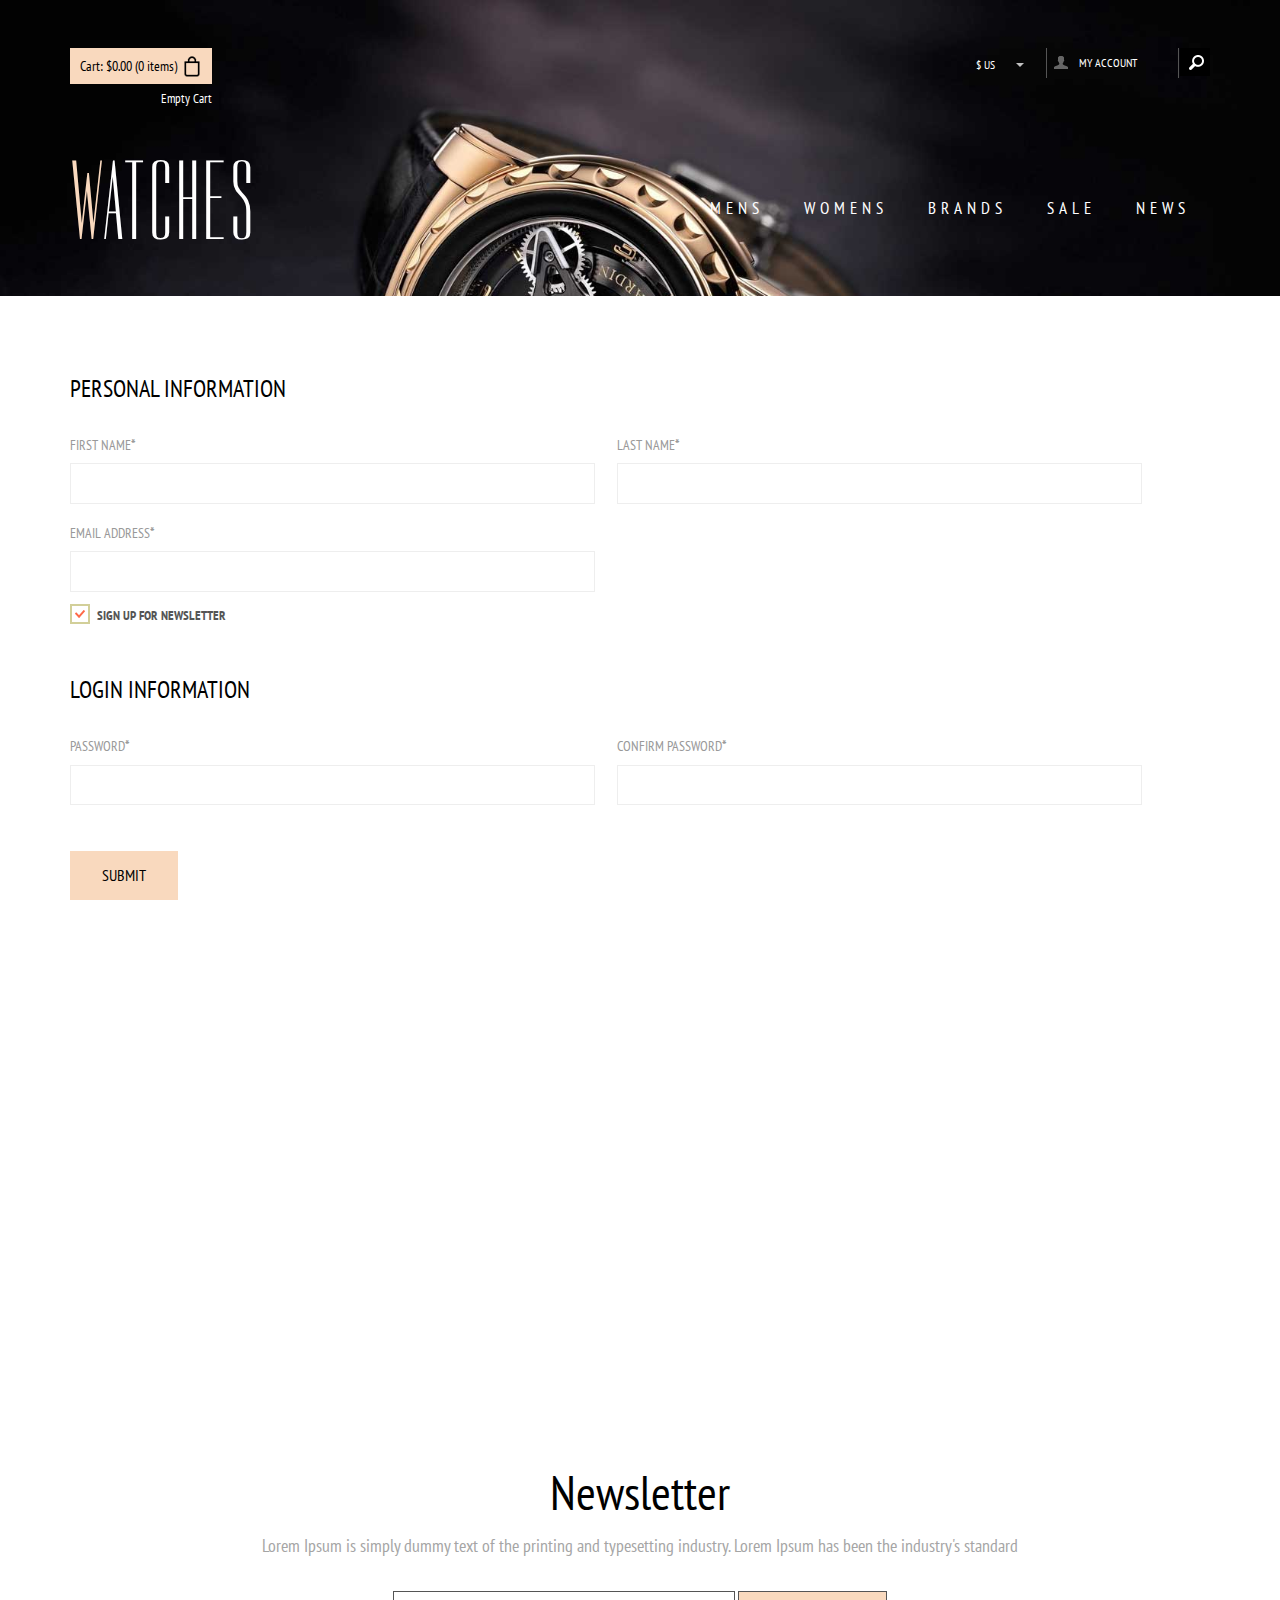
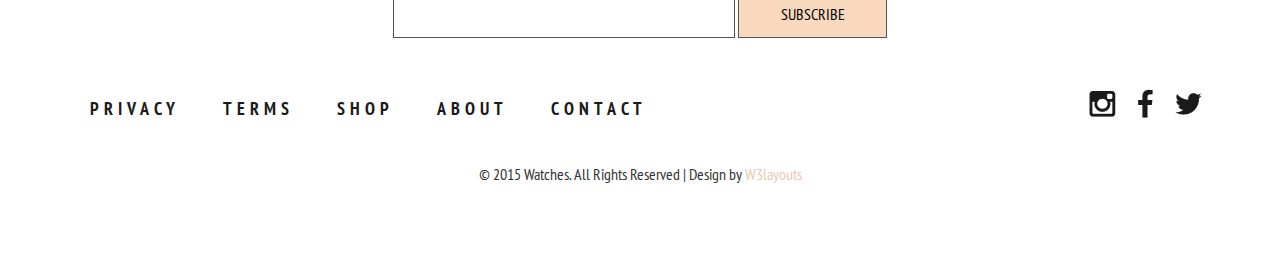
<file: public/markup/register.html>
<!--A Design by W3layouts
Author: W3layout
Author URL: http://w3layouts.com
License: Creative Commons Attribution 3.0 Unported
License URL: http://creativecommons.org/licenses/by/3.0/
-->
<!DOCTYPE HTML>
<html>
<head>
<title>Watches an E-Commerce online Shopping Category Flat Bootstrap Responsive Website Template| Register :: w3layouts</title>
<meta name="viewport" content="width=device-width, initial-scale=1">
<meta http-equiv="Content-Type" content="text/html; charset=utf-8" />
<meta name="keywords" content="Watches Responsive web template, Bootstrap Web Templates, Flat Web Templates, Android Compatible web template, 
Smartphone Compatible web template, free webdesigns for Nokia, Samsung, LG, SonyErricsson, Motorola web design" />
<script type="application/x-javascript"> addEventListener("load", function() { setTimeout(hideURLbar, 0); }, false); function hideURLbar(){ window.scrollTo(0,1); } </script>
<link href="css/bootstrap.css" rel='stylesheet' type='text/css' />
<!-- jQuery (necessary for Bootstrap's JavaScript plugins) -->
<!-- Custom Theme files -->
<link href="css/style.css" rel='stylesheet' type='text/css' />
<!-- Custom Theme files -->
<!--webfont-->
<link href='//fonts.googleapis.com/css?family=PT+Sans+Narrow:400,700' rel='stylesheet' type='text/css'>
<link href='//fonts.googleapis.com/css?family=Dorsa' rel='stylesheet' type='text/css'>
<script type="text/javascript" src="js/jquery-1.11.1.min.js"></script>
<!-- start menu -->
<link href="css/megamenu.css" rel="stylesheet" type="text/css" media="all" />
<script type="text/javascript" src="js/megamenu.js"></script>
<script>$(document).ready(function(){$(".megamenu").megamenu();});</script>
<script src="js/jquery.easydropdown.js"></script>
<script src="js/simpleCart.min.js"> </script>
</head>
<body>
	<div class="men_banner">
   	  <div class="container">
   	  	<div class="header_top">
   	  	   <div class="header_top_left">
	  	      <div class="box_11"><a href="checkout.html">
		      <h4><p>Cart: <span class="simpleCart_total"></span> (<span id="simpleCart_quantity" class="simpleCart_quantity"></span> items)</p><img src="images/bag.png" alt=""/><div class="clearfix"> </div></h4>
		      </a></div>
	          <p class="empty"><a href="javascript:;" class="simpleCart_empty">Empty Cart</a></p>
	          <div class="clearfix"> </div>
	       </div>
           <div class="header_top_right">
		  	 <div class="lang_list">
				<select tabindex="4" class="dropdown">
					<option value="" class="label" value="">$ Us</option>
					<option value="1">Dollar</option>
					<option value="2">Euro</option>
				</select>
			 </div>
			 <ul class="header_user_info">
			  <a class="login" href="login.html">
				<i class="user"> </i> 
				<li class="user_desc">My Account</li>
			  </a>
			  <div class="clearfix"> </div>
		     </ul>
		    <!-- start search-->
				<div class="search-box">
				   <div id="sb-search" class="sb-search">
					  <form>
						 <input class="sb-search-input" placeholder="Enter your search term..." type="search" name="search" id="search">
						 <input class="sb-search-submit" type="submit" value="">
						 <span class="sb-icon-search"> </span>
					  </form>
				    </div>
				 </div>
				 <!----search-scripts---->
				 <script src="js/classie1.js"></script>
				 <script src="js/uisearch.js"></script>
				   <script>
					 new UISearch( document.getElementById( 'sb-search' ) );
				   </script>
					<!----//search-scripts---->
		            <div class="clearfix"> </div>
			 </div>
		     <div class="clearfix"> </div>
	    </div>
   		<div class="header_bottom">
	     <div class="logo">
		    <h1><a href="index.html"><span class="m_1">W</span>atches</a></h1>
	     </div>
	    <div class="menu">
	     <ul class="megamenu skyblue">
			<li><a class="color2" href="#">Mens</a>
				<div class="megapanel">
					<div class="row">
						<div class="col1">
							<div class="h_nav">
								<h4>Men</h4>
								<ul>
									<li><a href="men.html">Watches</a></li>
									<li><a href="men.html">watches</a></li>
									<li><a href="men.html">Blazers</a></li>
									<li><a href="men.html">Suits</a></li>
									<li><a href="men.html">Trousers</a></li>
									<li><a href="men.html">Jeans</a></li>
									<li><a href="men.html">Shirts</a></li>
									<li><a href="men.html">Sweatshirts & Hoodies</a></li>
									<li><a href="men.html">Swim Wear</a></li>
									<li><a href="men.html">Accessories</a></li>
								</ul>	
							</div>							
						</div>
						<div class="col1">
							<div class="h_nav">
								<h4>Women</h4>
								<ul>
									<li><a href="men.html">Watches</a></li>
									<li><a href="men.html">Outerwear</a></li>
									<li><a href="men.html">Dresses</a></li>
									<li><a href="men.html">Handbags</a></li>
									<li><a href="men.html">Trousers</a></li>
									<li><a href="men.html">Jeans</a></li>
									<li><a href="men.html">T-Shirts</a></li>
									<li><a href="men.html">Shoes</a></li>
									<li><a href="men.html">Coats</a></li>
									<li><a href="men.html">Accessories</a></li>
								</ul>	
							</div>							
						</div>
						<div class="col2">
							<div class="h_nav">
								<h4>Trends</h4>
								<ul>
									<li class>
										<div class="p_left">
										  <img src="images/p1.jpg" class="img-responsive" alt=""/>
										</div>
										<div class="p_right">
											<h4><a href="#">Denim shirt</a></h4>
											<span class="item-cat"><small><a href="#">watches</a></small></span>
											<span class="price">29.99 $</span>
										</div>
										<div class="clearfix"> </div>
									</li>
									<li>
										<div class="p_left">
										  <img src="images/p2.jpg" class="img-responsive" alt=""/>
										</div>
										<div class="p_right">
											<h4><a href="#">Denim shirt</a></h4>
											<span class="item-cat"><small><a href="#">watches</a></small></span>
											<span class="price">29.99 $</span>
										</div>
										<div class="clearfix"> </div>
									</li>
									<li>
										<div class="p_left">
										  <img src="images/p3.jpg" class="img-responsive" alt=""/>
										</div>
										<div class="p_right">
											<h4><a href="#">Denim shirt</a></h4>
											<span class="item-cat"><small><a href="#">watches</a></small></span>
											<span class="price">29.99 $</span>
										</div>
										<div class="clearfix"> </div>
									</li>
								</ul>	
							</div>												
						</div>
					  </div>
					</div>
			</li>
			<li><a class="color4" href="#">womens</a>
				<div class="megapanel">
					<div class="row">
						<div class="col1">
							<div class="h_nav">
								<h4>Men</h4>
								<ul>
									<li><a href="men.html">Watches</a></li>
									<li><a href="men.html">watches</a></li>
									<li><a href="men.html">Blazers</a></li>
									<li><a href="men.html">Suits</a></li>
									<li><a href="men.html">Trousers</a></li>
									<li><a href="men.html">Jeans</a></li>
									<li><a href="men.html">Shirts</a></li>
									<li><a href="men.html">Sweatshirts & Hoodies</a></li>
									<li><a href="men.html">Swim Wear</a></li>
									<li><a href="men.html">Accessories</a></li>
								</ul>	
							</div>							
						</div>
						<div class="col1">
							<div class="h_nav">
								<h4>Women</h4>
								<ul>
									<li><a href="men.html">Watches</a></li>
									<li><a href="men.html">Outerwear</a></li>
									<li><a href="men.html">Dresses</a></li>
									<li><a href="men.html">Handbags</a></li>
									<li><a href="men.html">Trousers</a></li>
									<li><a href="men.html">Jeans</a></li>
									<li><a href="men.html">T-Shirts</a></li>
									<li><a href="men.html">Shoes</a></li>
									<li><a href="men.html">Coats</a></li>
									<li><a href="men.html">Accessories</a></li>
								</ul>	
							</div>							
						</div>
						<div class="col2">
							<div class="h_nav">
								<h4>Trends</h4>
								<ul>
									<li class>
										<div class="p_left">
										  <img src="images/p1.jpg" class="img-responsive" alt=""/>
										</div>
										<div class="p_right">
											<h4><a href="#">Denim shirt</a></h4>
											<span class="item-cat"><small><a href="#">watches</a></small></span>
											<span class="price">29.99 $</span>
										</div>
										<div class="clearfix"> </div>
									</li>
									<li>
										<div class="p_left">
										  <img src="images/p2.jpg" class="img-responsive" alt=""/>
										</div>
										<div class="p_right">
											<h4><a href="#">Denim shirt</a></h4>
											<span class="item-cat"><small><a href="#">watches</a></small></span>
											<span class="price">29.99 $</span>
										</div>
										<div class="clearfix"> </div>
									</li>
									<li>
										<div class="p_left">
										  <img src="images/p3.jpg" class="img-responsive" alt=""/>
										</div>
										<div class="p_right">
											<h4><a href="#">Denim shirt</a></h4>
											<span class="item-cat"><small><a href="#">watches</a></small></span>
											<span class="price">29.99 $</span>
										</div>
										<div class="clearfix"> </div>
									</li>
								</ul>	
							</div>												
						</div>
					  </div>
					</div>
				</li>				
				<li><a class="color10" href="brands.html">Brands</a></li>
				<li><a class="color3" href="index.html">Sale</a></li>
				<li><a class="color7" href="404.html">News</a></li>
				<div class="clearfix"> </div>
			</ul>
			</div>
	        <div class="clearfix"> </div>
	    </div>
	   </div>
    </div>
    <div class="account-in">
   	  <div class="container">
   	     <form> 
		   <div class="register-top-grid">
			<h2>PERSONAL INFORMATION</h2>
			 <div>
				<span>First Name<label>*</label></span>
				<input type="text"> 
			 </div>
			 <div>
				<span>Last Name<label>*</label></span>
				<input type="text"> 
			 </div>
			 <div>
				 <span>Email Address<label>*</label></span>
				 <input type="text"> 
			 </div>
			 <div class="clearfix"> </div>
			   <a class="news-letter" href="#">
				 <label class="checkbox"><input type="checkbox" name="checkbox" checked=""><i> </i>Sign Up for Newsletter</label>
			   </a>
			 </div>
		     <div class="register-bottom-grid">
				    <h2>LOGIN INFORMATION</h2>
					 <div>
						<span>Password<label>*</label></span>
						<input type="password">
					 </div>
					 <div>
						<span>Confirm Password<label>*</label></span>
						<input type="password">
					 </div>
					 <div class="clearfix"> </div>
			 </div>
		  </form>
		<div class="clearfix"> </div>
		<div class="register-but">
		   <form>
			   <input type="submit" value="submit">
			   <div class="clearfix"> </div>
		   </form>
		</div>
	   </div>
   </div>
   <div class="map">
	   <iframe src="https://www.google.com/maps/embed?pb=!1m14!1m12!1m3!1d3150859.767904157!2d-96.62081048651531!3d39.536794757966845!2m3!1f0!2f0!3f0!3m2!1i1024!2i768!4f13.1!5e0!3m2!1sen!2sin!4v1408111832978"> </iframe>
   </div>
   <div class="footer">
   	 <div class="container">
   	 	<div class="newsletter">
			<h3>Newsletter</h3>
			<p>Lorem Ipsum is simply dummy text of the printing and typesetting industry. Lorem Ipsum has been the industry's standard</p>
			<form>
			  <input type="text" value="" onfocus="this.value='';" onblur="if (this.value == '') {this.value ='';}">
			  <input type="submit" value="SUBSCRIBE">
			</form>
		</div>
   		<div class="cssmenu">
		   <ul>
			<li class="active"><a href="#">Privacy</a></li>
			<li><a href="#">Terms</a></li>
			<li><a href="#">Shop</a></li>
			<li><a href="#">About</a></li>
			<li><a href="contact.html">Contact</a></li>
		  </ul>
		</div>
		<ul class="social">
			<li><a href=""> <i class="instagram"> </i> </a></li>
			<li><a href=""><i class="fb"> </i> </a></li>
			<li><a href=""><i class="tw"> </i> </a></li>
	    </ul>
	    <div class="clearfix"></div>
	    <div class="copy">
           <p> &copy; 2015 Watches. All Rights Reserved | Design by <a href="http://w3layouts.com/" target="_blank">W3layouts</a></p>
	    </div>
   	</div>
   </div>
</body>
</html>
</file>
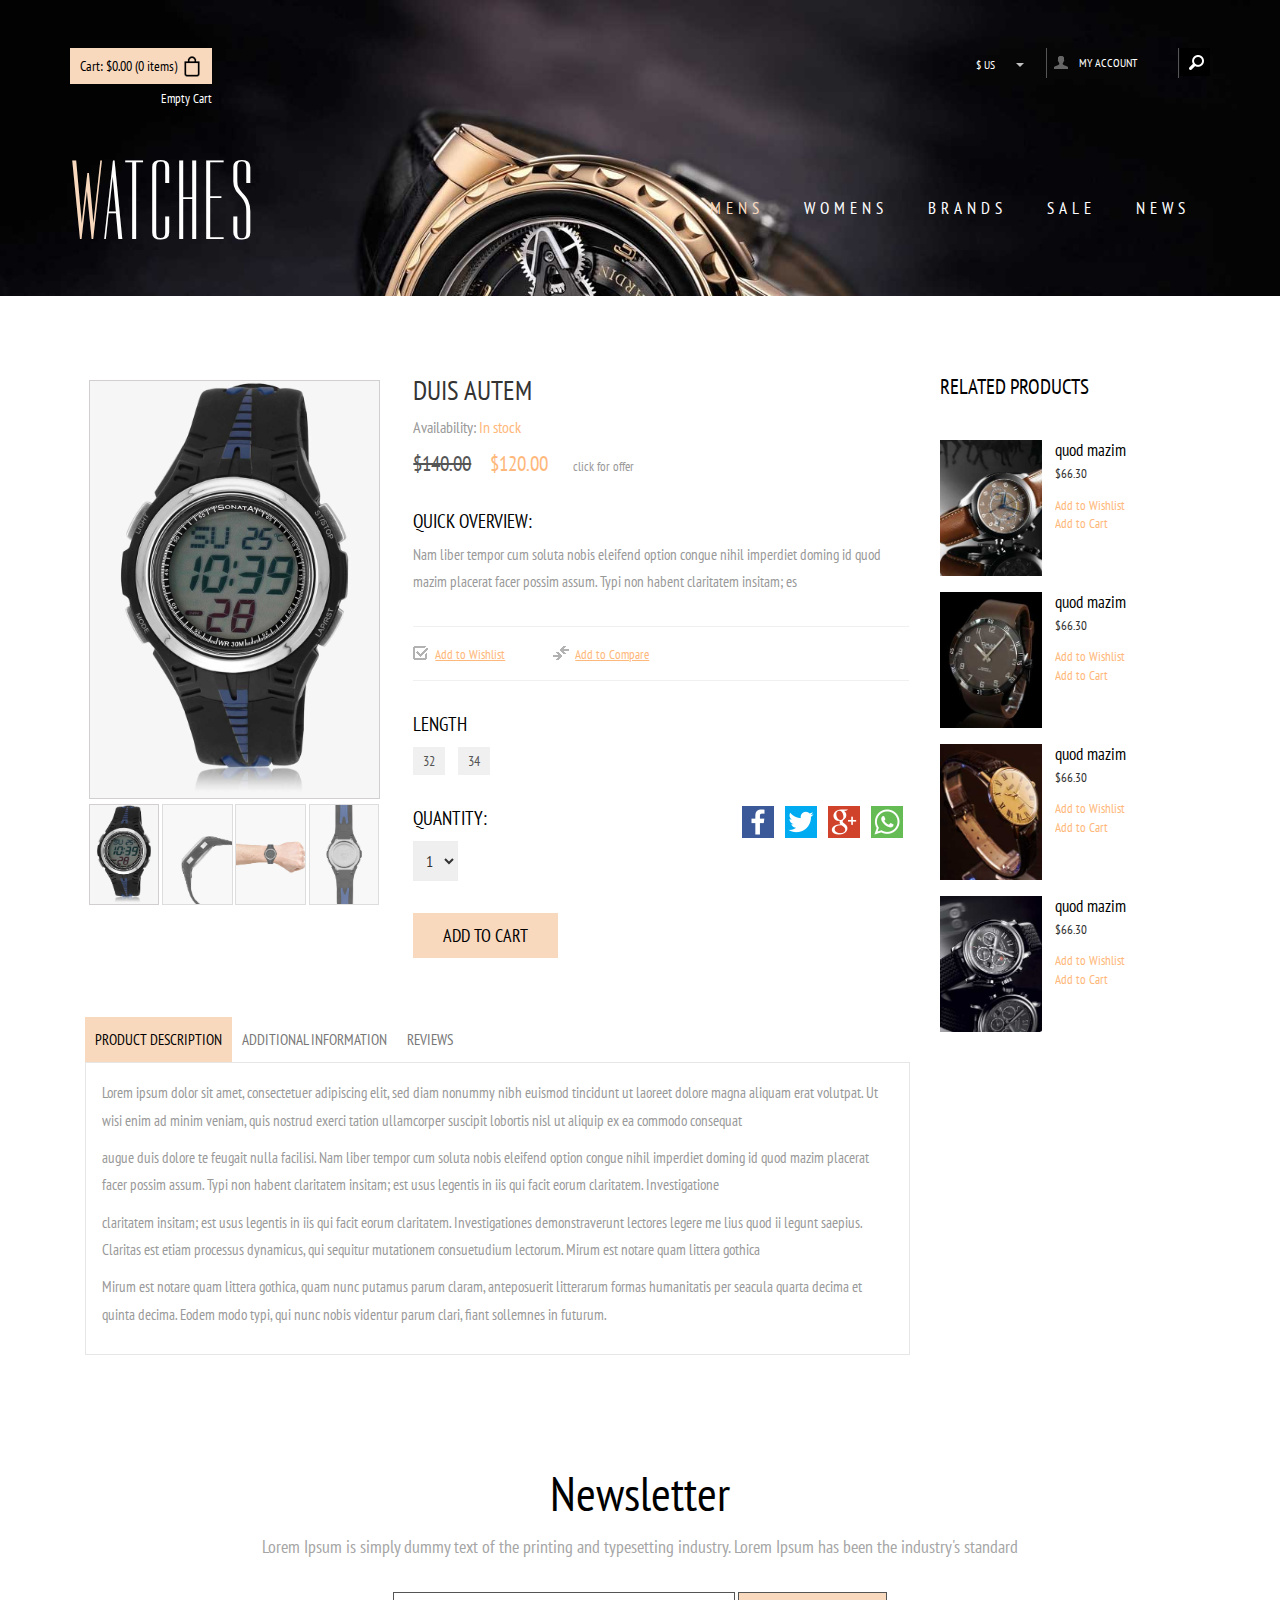
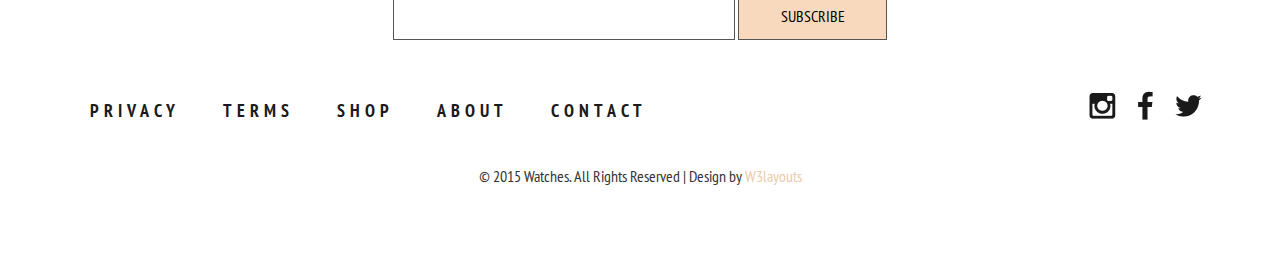
<file: public/markup/single.html>
<!--A Design by W3layouts
Author: W3layout
Author URL: http://w3layouts.com
License: Creative Commons Attribution 3.0 Unported
License URL: http://creativecommons.org/licenses/by/3.0/
-->
<!DOCTYPE HTML>
<html>
<head>
<title>Watches an E-Commerce online Shopping Category Flat Bootstrap Responsive Website Template| Single :: w3layouts</title>
<meta name="viewport" content="width=device-width, initial-scale=1">
<meta http-equiv="Content-Type" content="text/html; charset=utf-8" />
<meta name="keywords" content="Watches Responsive web template, Bootstrap Web Templates, Flat Web Templates, Android Compatible web template, 
Smartphone Compatible web template, free webdesigns for Nokia, Samsung, LG, SonyErricsson, Motorola web design" />
<script type="application/x-javascript"> addEventListener("load", function() { setTimeout(hideURLbar, 0); }, false); function hideURLbar(){ window.scrollTo(0,1); } </script>
<link href="css/bootstrap.css" rel='stylesheet' type='text/css' />
<!-- jQuery (necessary for Bootstrap's JavaScript plugins) -->
<!-- Custom Theme files -->
<link href="css/style.css" rel='stylesheet' type='text/css' />
<!-- Custom Theme files -->
<!--webfont-->
<link href='//fonts.googleapis.com/css?family=PT+Sans+Narrow:400,700' rel='stylesheet' type='text/css'>
<link href='//fonts.googleapis.com/css?family=Dorsa' rel='stylesheet' type='text/css'>
<script type="text/javascript" src="js/jquery-1.11.1.min.js"></script>
<!-- start menu -->
<link href="css/megamenu.css" rel="stylesheet" type="text/css" media="all" />
<script type="text/javascript" src="js/megamenu.js"></script>
<script>$(document).ready(function(){$(".megamenu").megamenu();});</script>
<script src="js/jquery.easydropdown.js"></script>
<script src="js/easyResponsiveTabs.js" type="text/javascript"></script>
		    <script type="text/javascript">
			    $(document).ready(function () {
			        $('#horizontalTab').easyResponsiveTabs({
			            type: 'default', //Types: default, vertical, accordion           
			            width: 'auto', //auto or any width like 600px
			            fit: true   // 100% fit in a container
			        });
			    });
            </script>	
<script src="js/simpleCart.min.js"> </script>
</head>
<body>
	<div class="men_banner">
   	  <div class="container">
   	  	<div class="header_top">
   	  	   <div class="header_top_left">
	  	      <div class="box_11"><a href="checkout.html">
		      <h4><p>Cart: <span class="simpleCart_total"></span> (<span id="simpleCart_quantity" class="simpleCart_quantity"></span> items)</p><img src="images/bag.png" alt=""/><div class="clearfix"> </div></h4>
		      </a></div>
	          <p class="empty"><a href="javascript:;" class="simpleCart_empty">Empty Cart</a></p>
	          <div class="clearfix"> </div>
	       </div>
           <div class="header_top_right">
		  	 <div class="lang_list">
				<select tabindex="4" class="dropdown">
					<option value="" class="label" value="">$ Us</option>
					<option value="1">Dollar</option>
					<option value="2">Euro</option>
				</select>
			 </div>
			 <ul class="header_user_info">
			  <a class="login" href="login.html">
				<i class="user"> </i> 
				<li class="user_desc">My Account</li>
			  </a>
			  <div class="clearfix"> </div>
		     </ul>
		    <!-- start search-->
				<div class="search-box">
				   <div id="sb-search" class="sb-search">
					  <form>
						 <input class="sb-search-input" placeholder="Enter your search term..." type="search" name="search" id="search">
						 <input class="sb-search-submit" type="submit" value="">
						 <span class="sb-icon-search"> </span>
					  </form>
				    </div>
				 </div>
				 <!----search-scripts---->
				 <script src="js/classie1.js"></script>
				 <script src="js/uisearch.js"></script>
				   <script>
					 new UISearch( document.getElementById( 'sb-search' ) );
				   </script>
					<!----//search-scripts---->
		            <div class="clearfix"> </div>
			 </div>
		     <div class="clearfix"> </div>
	    </div>
   		<div class="header_bottom">
	   <div class="logo">
		  <h1><a href="index.html"><span class="m_1">W</span>atches</a></h1>
	   </div>
	   <div class="menu">
	     <ul class="megamenu skyblue">
			<li class="active grid"><a class="color2" href="#">Mens</a>
				<div class="megapanel">
					<div class="row">
						<div class="col1">
							<div class="h_nav">
								<h4>Men</h4>
								<ul>
									<li><a href="men.html">Watches</a></li>
									<li><a href="men.html">watches</a></li>
									<li><a href="men.html">Blazers</a></li>
									<li><a href="men.html">Suits</a></li>
									<li><a href="men.html">Trousers</a></li>
									<li><a href="men.html">Jeans</a></li>
									<li><a href="men.html">Shirts</a></li>
									<li><a href="men.html">Sweatshirts & Hoodies</a></li>
									<li><a href="men.html">Swim Wear</a></li>
									<li><a href="men.html">Accessories</a></li>
								</ul>	
							</div>							
						</div>
						<div class="col1">
							<div class="h_nav">
								<h4>Women</h4>
								<ul>
									<li><a href="men.html">Watches</a></li>
									<li><a href="men.html">Outerwear</a></li>
									<li><a href="men.html">Dresses</a></li>
									<li><a href="men.html">Handbags</a></li>
									<li><a href="men.html">Trousers</a></li>
									<li><a href="men.html">Jeans</a></li>
									<li><a href="men.html">T-Shirts</a></li>
									<li><a href="men.html">Shoes</a></li>
									<li><a href="men.html">Coats</a></li>
									<li><a href="men.html">Accessories</a></li>
								</ul>	
							</div>							
						</div>
						<div class="col2">
							<div class="h_nav">
								<h4>Trends</h4>
								<ul>
									<li class>
										<div class="p_left">
										  <img src="images/p1.jpg" class="img-responsive" alt=""/>
										</div>
										<div class="p_right">
											<h4><a href="#">Denim shirt</a></h4>
											<span class="item-cat"><small><a href="#">watches</a></small></span>
											<span class="price">29.99 $</span>
										</div>
										<div class="clearfix"> </div>
									</li>
									<li>
										<div class="p_left">
										  <img src="images/p2.jpg" class="img-responsive" alt=""/>
										</div>
										<div class="p_right">
											<h4><a href="#">Denim shirt</a></h4>
											<span class="item-cat"><small><a href="#">watches</a></small></span>
											<span class="price">29.99 $</span>
										</div>
										<div class="clearfix"> </div>
									</li>
									<li>
										<div class="p_left">
										  <img src="images/p3.jpg" class="img-responsive" alt=""/>
										</div>
										<div class="p_right">
											<h4><a href="#">Denim shirt</a></h4>
											<span class="item-cat"><small><a href="#">watches</a></small></span>
											<span class="price">29.99 $</span>
										</div>
										<div class="clearfix"> </div>
									</li>
								</ul>	
							</div>												
						</div>
					  </div>
					</div>
			</li>
			<li><a class="color4" href="#">womens</a>
				<div class="megapanel">
					<div class="row">
						<div class="col1">
							<div class="h_nav">
								<h4>Men</h4>
								<ul>
									<li><a href="men.html">Watches</a></li>
									<li><a href="men.html">watches</a></li>
									<li><a href="men.html">Blazers</a></li>
									<li><a href="men.html">Suits</a></li>
									<li><a href="men.html">Trousers</a></li>
									<li><a href="men.html">Jeans</a></li>
									<li><a href="men.html">Shirts</a></li>
									<li><a href="men.html">Sweatshirts & Hoodies</a></li>
									<li><a href="men.html">Swim Wear</a></li>
									<li><a href="men.html">Accessories</a></li>
								</ul>	
							</div>							
						</div>
						<div class="col1">
							<div class="h_nav">
								<h4>Women</h4>
								<ul>
									<li><a href="men.html">Watches</a></li>
									<li><a href="men.html">Outerwear</a></li>
									<li><a href="men.html">Dresses</a></li>
									<li><a href="men.html">Handbags</a></li>
									<li><a href="men.html">Trousers</a></li>
									<li><a href="men.html">Jeans</a></li>
									<li><a href="men.html">T-Shirts</a></li>
									<li><a href="men.html">Shoes</a></li>
									<li><a href="men.html">Coats</a></li>
									<li><a href="men.html">Accessories</a></li>
								</ul>	
							</div>							
						</div>
						<div class="col2">
							<div class="h_nav">
								<h4>Trends</h4>
								<ul>
									<li class>
										<div class="p_left">
										  <img src="images/p1.jpg" class="img-responsive" alt=""/>
										</div>
										<div class="p_right">
											<h4><a href="#">Denim shirt</a></h4>
											<span class="item-cat"><small><a href="#">watches</a></small></span>
											<span class="price">29.99 $</span>
										</div>
										<div class="clearfix"> </div>
									</li>
									<li>
										<div class="p_left">
										  <img src="images/p2.jpg" class="img-responsive" alt=""/>
										</div>
										<div class="p_right">
											<h4><a href="#">Denim shirt</a></h4>
											<span class="item-cat"><small><a href="#">watches</a></small></span>
											<span class="price">29.99 $</span>
										</div>
										<div class="clearfix"> </div>
									</li>
									<li>
										<div class="p_left">
										  <img src="images/p3.jpg" class="img-responsive" alt=""/>
										</div>
										<div class="p_right">
											<h4><a href="#">Denim shirt</a></h4>
											<span class="item-cat"><small><a href="#">watches</a></small></span>
											<span class="price">29.99 $</span>
										</div>
										<div class="clearfix"> </div>
									</li>
								</ul>	
							</div>												
						</div>
					  </div>
					</div>
				</li>				
				<li><a class="color10" href="brands.html">Brands</a></li>
				<li><a class="color3" href="index.html">Sale</a></li>
				<li><a class="color7" href="404.html">News</a></li>
				<div class="clearfix"> </div>
			</ul>
			</div>
	        <div class="clearfix"> </div>
	    </div>
	  </div>
   </div>
   <div class="men">
   	<div class="container">
      <div class="col-md-9 single_top">
      	<div class="single_left">
      	  <div class="labout span_1_of_a1">
			<div class="flexslider">
					 <ul class="slides">
						<li data-thumb="images/s1.jpg">
							<img src="images/s1.jpg" />
						</li>
						<li data-thumb="images/s2.jpg">
							<img src="images/s2.jpg" />
						</li>
						<li data-thumb="images/s3.jpg">
							<img src="images/s3.jpg" />
						</li>
						<li data-thumb="images/s4.jpg">
							<img src="images/s4.jpg" />
						</li>
					 </ul>
				  </div>
		          <div class="clearfix"></div>	
	    </div>
		<div class="cont1 span_2_of_a1 simpleCart_shelfItem">
				<h1>Duis autem</h1>
				<p class="availability">Availability: <span class="color">In stock</span></p>
			    <div class="price_single">
				  <span class="reducedfrom">$140.00</span>
				  <span class="amount item_price actual">$120.00</span><a href="#">click for offer</a>
				</div>
				<h2 class="quick">Quick Overview:</h2>
				<p class="quick_desc"> Nam liber tempor cum soluta nobis eleifend option congue nihil imperdiet doming id quod mazim placerat facer possim assum. Typi non habent claritatem insitam; es</p>
			    <div class="wish-list">
				 	<ul>
				 		<li class="wish"><a href="#">Add to Wishlist</a></li>
				 	    <li class="compare"><a href="#">Add to Compare</a></li>
				 	</ul>
				 </div>
				<ul class="size">
					<h3>Length</h3>
					<li><a href="#">32</a></li>
					<li><a href="#">34</a></li>
				</ul>
				<div class="quantity_box">
					<ul class="product-qty">
					   <span>Quantity:</span>
					   <select>
						 <option>1</option>
						 <option>2</option>
						 <option>3</option>
						 <option>4</option>
						 <option>5</option>
						 <option>6</option>
					   </select>
				    </ul>
				    <ul class="single_social">
						<li><a href="#"><i class="fb1"> </i> </a></li>
						<li><a href="#"><i class="tw1"> </i> </a></li>
						<li><a href="#"><i class="g1"> </i> </a></li>
						<li><a href="#"><i class="linked"> </i> </a></li>
		   		    </ul>
		   		    <div class="clearfix"></div>
	   		    </div>
			    <a href="#" class="btn btn-primary btn-normal btn-inline btn_form button item_add item_1" target="_self">Add to cart</a>
			</div>
		    <div class="clearfix"> </div>
		</div>
        <div class="sap_tabs">	
	       <div id="horizontalTab" style="display: block; width: 100%; margin: 0px;">
			  <ul class="resp-tabs-list">
			  	  <li class="resp-tab-item" aria-controls="tab_item-0" role="tab"><span>Product Description</span></li>
				  <li class="resp-tab-item" aria-controls="tab_item-1" role="tab"><span>Additional Information</span></li>
				  <li class="resp-tab-item" aria-controls="tab_item-2" role="tab"><span>Reviews</span></li>
			  </ul>				  	 
			  <div class="resp-tabs-container">
			    <div class="tab-1 resp-tab-content" aria-labelledby="tab_item-0">
					<div class="facts">
					  <ul class="tab_list">
					  	<li><a href="#">Lorem ipsum dolor sit amet, consectetuer adipiscing elit, sed diam nonummy nibh euismod tincidunt ut laoreet dolore magna aliquam erat volutpat. Ut wisi enim ad minim veniam, quis nostrud exerci tation ullamcorper suscipit lobortis nisl ut aliquip ex ea commodo consequat</a></li>
					  	<li><a href="#">augue duis dolore te feugait nulla facilisi. Nam liber tempor cum soluta nobis eleifend option congue nihil imperdiet doming id quod mazim placerat facer possim assum. Typi non habent claritatem insitam; est usus legentis in iis qui facit eorum claritatem. Investigatione</a></li>
					  	<li><a href="#">claritatem insitam; est usus legentis in iis qui facit eorum claritatem. Investigationes demonstraverunt lectores legere me lius quod ii legunt saepius. Claritas est etiam processus dynamicus, qui sequitur mutationem consuetudium lectorum. Mirum est notare quam littera gothica</a></li>
					  	<li><a href="#">Mirum est notare quam littera gothica, quam nunc putamus parum claram, anteposuerit litterarum formas humanitatis per seacula quarta decima et quinta decima. Eodem modo typi, qui nunc nobis videntur parum clari, fiant sollemnes in futurum.</a></li>
					  </ul>           
			        </div>
			     </div>	
			      <div class="tab-1 resp-tab-content" aria-labelledby="tab_item-1">
					<div class="facts">
					  <ul class="tab_list">
					    <li><a href="#">augue duis dolore te feugait nulla facilisi. Nam liber tempor cum soluta nobis eleifend option congue nihil imperdiet doming id quod mazim placerat facer possim assum. Typi non habent claritatem insitam; est usus legentis in iis qui facit eorum claritatem. Investigatione</a></li>
					  	<li><a href="#">claritatem insitam; est usus legentis in iis qui facit eorum claritatem. Investigationes demonstraverunt lectores legere me lius quod ii legunt saepius. Claritas est etiam processus dynamicus, qui sequitur mutationem consuetudium lectorum. Mirum est notare quam littera gothica</a></li>
					  	<li><a href="#">Mirum est notare quam littera gothica, quam nunc putamus parum claram, anteposuerit litterarum formas humanitatis per seacula quarta decima et quinta decima. Eodem modo typi, qui nunc nobis videntur parum clari, fiant sollemnes in futurum.</a></li>
					  </ul>           
			        </div>
			     </div>	
			      <div class="tab-1 resp-tab-content" aria-labelledby="tab_item-2">
			        <div class="facts">
					  <ul class="tab_list">
					  	<li><a href="#">Lorem ipsum dolor sit amet, consectetuer adipiscing elit, sed diam nonummy nibh euismod tincidunt ut laoreet dolore magna aliquam erat volutpat. Ut wisi enim ad minim veniam, quis nostrud exerci tation ullamcorper suscipit lobortis nisl ut aliquip ex ea commodo consequat</a></li>
					  	<li><a href="#">augue duis dolore te feugait nulla facilisi. Nam liber tempor cum soluta nobis eleifend option congue nihil imperdiet doming id quod mazim placerat facer possim assum. Typi non habent claritatem insitam; est usus legentis in iis qui facit eorum claritatem. Investigatione</a></li>
					  	<li><a href="#">claritatem insitam; est usus legentis in iis qui facit eorum claritatem. Investigationes demonstraverunt lectores leg</a></li>
					  	<li><a href="#">Mirum est notare quam littera gothica, quam nunc putamus parum claram, anteposuerit litterarum formas humanitatis per seacula quarta decima et quinta decima. Eodem modo typi, qui nunc nobis videntur parum clari, fiant sollemnes in futurum.</a></li>
					  </ul>  
					</div>    
			     </div>	
			  </div>
		    </div>
		  </div>	
		</div>
		<div class="col-md-3 tabs">
	      <h3 class="m_1">Related Products</h3>
	      <ul class="product">
	      	<li class="product_img"><img src="images/m5.jpg" class="img-responsive" alt=""/></li>
	      	<li class="product_desc">
	      		<h4><a href="#">quod mazim</a></h4>
	      		<p class="single_price">$66.30</p>
	      		<a href="#" class="link-cart">Add to Wishlist</a>
	      	    <a href="#" class="link-cart">Add to Cart</a>
	        </li>
	      	<div class="clearfix"> </div>
	      </ul>
	      <ul class="product">
	      	<li class="product_img"><img src="images/m6.jpg" class="img-responsive" alt=""/></li>
	      	<li class="product_desc">
	      		<h4><a href="#">quod mazim</a></h4>
	      		<p class="single_price">$66.30</p>
	      		<a href="#" class="link-cart">Add to Wishlist</a>
	      	    <a href="#" class="link-cart">Add to Cart</a>
	        </li>
	      	<div class="clearfix"> </div>
	      </ul>
	      <ul class="product">
	      	<li class="product_img"><img src="images/m2.jpg" class="img-responsive" alt=""/></li>
	      	<li class="product_desc">
	      		<h4><a href="#">quod mazim</a></h4>
	      		<p class="single_price">$66.30</p>
	      		<a href="#" class="link-cart">Add to Wishlist</a>
	      	    <a href="#" class="link-cart">Add to Cart</a>
	        </li>
	      	<div class="clearfix"> </div>
	      </ul>
	      <ul class="product">
	      	<li class="product_img"><img src="images/m3.jpg" class="img-responsive" alt=""/></li>
	      	<li class="product_desc">
	      		<h4><a href="#">quod mazim</a></h4>
	      		<p class="single_price">$66.30</p>
	      		<a href="#" class="link-cart">Add to Wishlist</a>
	      	    <a href="#" class="link-cart">Add to Cart</a>
	        </li>
	      	<div class="clearfix"> </div>
	      </ul>
        </div>
     <div class="clearfix"> </div>
	</div>
   </div>
  <div class="footer">
   	 <div class="container">
   	 	<div class="newsletter">
			<h3>Newsletter</h3>
			<p>Lorem Ipsum is simply dummy text of the printing and typesetting industry. Lorem Ipsum has been the industry's standard</p>
			<form>
			  <input type="text" value="" onfocus="this.value='';" onblur="if (this.value == '') {this.value ='';}">
			  <input type="submit" value="SUBSCRIBE">
			</form>
		</div>
   		<div class="cssmenu">
		   <ul>
			<li class="active"><a href="#">Privacy</a></li>
			<li><a href="#">Terms</a></li>
			<li><a href="#">Shop</a></li>
			<li><a href="#">About</a></li>
			<li><a href="contact.html">Contact</a></li>
		  </ul>
		</div>
		<ul class="social">
			<li><a href=""> <i class="instagram"> </i> </a></li>
			<li><a href=""><i class="fb"> </i> </a></li>
			<li><a href=""><i class="tw"> </i> </a></li>
	    </ul>
	    <div class="clearfix"></div>
	    <div class="copy">
           <p> &copy; 2015 Watches. All Rights Reserved | Design by <a href="http://w3layouts.com/" target="_blank">W3layouts</a></p>
	    </div>
   	</div>
   </div>
<!-- FlexSlider -->
<script defer src="js/jquery.flexslider.js"></script>
<link rel="stylesheet" href="css/flexslider.css" type="text/css" media="screen" />
<script>
// Can also be used with $(document).ready()
$(window).load(function() {
  $('.flexslider').flexslider({
    animation: "slide",
    controlNav: "thumbnails"
  });
});
</script>
</body>
</html>
</file>
<file: public/markup/css/style.css>
/*
Author: W3layout
Author URL: http://w3layouts.com
License: Creative Commons Attribution 3.0 Unported
License URL: http://creativecommons.org/licenses/by/3.0/
*/
h4, h5, h6,
h1, h2, h3 {margin-top: 0;}
ul, ol {margin: 0;}
p {margin: 0;}
html, body{
   font-family: 'PT Sans Narrow', sans-serif;
   font-size: 100%;
   background:#fff; 
}
body a{
	transition:0.5s all;
	-webkit-transition:0.5s all;
	-moz-transition:0.5s all;
	-o-transition:0.5s all;
	-ms-transition:0.5s all;
}
.banner {
	background-repeat: no-repeat;
	background-position: center top;
	background-size: cover;
	-webkit-background-size: cover;
	-moz-background-size: cover;
	-o-background-size: cover;
	min-height:800px;
	text-align: center;
	padding-top:1em;
}
.header_top_left{
	float:left;
}
.header_top_right{
	float:right;
	width:23%;
}
.box_11{
    cursor: pointer;
    padding: 5px 10px;
    background: #F9D9BE;
}
.box_11 a:hover{
	text-decoration:none;
	color:#000;
}
.box_11 h4 {
    border: none;
    color: #fff;
    font-size: 0.85em;
    margin-bottom: 0;
    padding: 0;
}
.box_11 p {
    float: left;
    margin: 6px 0 0 0;
    color:#000;
}
p.empty {
    font-size: 13px;
    margin: 6px 0 0 5px;
    float: right;
}
p.empty a {
    color: #fff;
}
.box_11 h4 img {
    margin-left: 5px;
    float: left;
}
.lang_list{
	float: left;
    border-right: 1px solid #555;
	width: 38%;
}
/* PREFIXED CSS */
.dropdown,
.dropdown div,
.dropdown li,
.dropdown div::after,
.dropdown .carat,
.dropdown .carat:after,
.dropdown .selected::after,
.dropdown:after{
	-webkit-transition: all 150ms ease-in-out;
	-moz-transition: all 150ms ease-in-out;
	-ms-transition: all 150ms ease-in-out;
	transition: all 150ms ease-in-out;
}
.dropdown .selected::after,
.dropdown.scrollable div::after{
	-webkit-pointer-events: none;
	-moz-pointer-events: none;
	-ms-pointer-events: none;
	pointer-events: none;
}
/* WRAPPER */
.dropdown{
	position: relative;
	width: 75px;
	cursor: pointer;
	font-weight: 200;
	background: none;
	padding: 8px 15px 5px;
	color: #fff;
	-webkit-user-select: none;
	-moz-user-select: none;
	user-select: none;
}
.dropdown.open{
	z-index: 2;
}
.dropdown:hover,
.dropdown.focus{
	/*--background:#F7F7F7;--*/
}
/* CARAT */
.dropdown .carat,
.dropdown .carat:after{
	position: absolute;
	right:-1px;
	top: 50%;
	margin-top:0px;
	border: 4px solid transparent;
	border-top: 4px solid #c1c1c1;
	z-index: 1;
	-webkit-transform-origin: 50% 20%;
	-moz-transform-origin: 50% 20%;
	-ms-transform-origin: 50% 20%;
	transform-origin: 50% 20%;
}
.dropdown:hover .carat:after{
	border-top-color: #f4f4f4;
}
.dropdown.focus .carat{
	border-top-color: #f8f8f8;
}
.dropdown.focus .carat:after{
	border-top-color: #0180d1;
}
.dropdown.open .carat{
	-webkit-transform: rotate(180deg);
	-moz-transform: rotate(180deg);
	-ms-transform: rotate(180deg);
	transform: rotate(180deg);
}
/* OLD SELECT (HIDDEN) */
.dropdown .old{
	position: absolute;
	left: 0;
	top: 0;
	height: 0;
	width: 0;
	overflow: hidden;
}
.dropdown select{
	position: absolute;
	left: 0px;
	top: 0px;
}
.dropdown.touch select{
	left: 0;
	top: 0;
	width: 100%;
	height: 100%;
	opacity: 0;
}
/* SELECTED FEEDBACK ITEM */ 
.dropdown .selected,
.dropdown li{
	display: block;
	font-size:12px;
	overflow: hidden;
	white-space: nowrap;
	text-transform: uppercase;
}
.dropdown .selected::after{
	content: '';
	position: absolute;
	right: 0;
	top: 0;
	bottom: 0;
	width: 60px;
}
/* DROP DOWN WRAPPER */
.dropdown div{
	position: absolute;
	height: 0;
	left: 0;
	right: 0;
	top: 100%;
	background:#fb4d01;
	overflow: hidden;
	opacity: 0;
	color:#fff;
	width:90px;
}
.dropdown:hover div{
	background:#4CB1CA;
}
/* Height is adjusted by JS on open */
.dropdown.open div{
	opacity: 1;
	z-index: 2;
}
/* FADE OVERLAY FOR SCROLLING LISTS */
.dropdown.scrollable div::after{
	content: '';
	position: absolute;
	left: 0;
	right: 0;
	bottom: 0;
	height: 50px;
}
.dropdown.scrollable.bottom div::after{
	opacity: 0;
}
/* DROP DOWN LIST */
.dropdown ul{
	position: absolute;
	left: 0;
	top: 0;
	height: 100%;
	width: 100%;
	list-style: none;
	overflow: hidden;
	padding:0;
	background:#F9D9BE;
}
.dropdown.scrollable.open ul{
	overflow-y: auto;
}
/* DROP DOWN LIST ITEMS */
.dropdown li{
	list-style: none;
	padding:8px;
	border-bottom: 1px solid #E7BD99;
	color: #000;
}
.dropdown li:last-child {
    border-bottom: 0;
}
/* .focus class is also added on hover */
.dropdown li.focus{
	background:#E4BD9C;
	position: relative;
	z-index: 3;
	color: #fff;
}
.dropdown li.active{
	background:#ee4a02;
	color: #fff;
}
ul.header_user_info {
	float: left;
	border-right: 1px solid #555;
	width:50%;
	padding:0;
	min-height: 30px;
}
ul.header_user_info a{
	color:#fff;
}
ul.header_user_info a:hover{
	color:#fd926d;
}
ul.header_user_info a:hover{
	text-decoration:none;
	color:#fd926d;
}
i.user{
	width: 17px;
	height: 17px;
	background: url(../images/img-sprite.png) no-repeat -241px -67px;
	float: left;
	margin:6px 10px 0 5px;
}
ul.header_user_info li.user_desc{
	display: block;
	font-size: 12px;
    text-transform: uppercase;
	cursor: pointer;
	/* background: #fb5c22; */
	-moz-transition: all 0.2s linear;
	-o-transition: all 0.2s linear;
	-webkit-transition: all 0.2s linear;
	transition: all 0.2s linear;
	float: left;
	margin-top:6px;
}
.search-box {
	position: relative;
}
.sb-search {
	position: absolute;
	top:0px;
	right:0px;
	width: 0%;
	min-width: 30px;
	height: 28px;
	float: right;
	overflow: hidden;
	-webkit-transition: width 0.3s;
	-moz-transition: width 0.3s;
	transition: width 0.3s;
	-webkit-backface-visibility: hidden;
}
.sb-search-input {
	position: absolute;
	top: 0;
	left: 0px;
	border: none;
	outline: none;
	background:#555;
	width: 100%;
	height: 28px;
	margin: 0;
	z-index: 10;
	padding: 5px 10px;
	font-size: 13px;
	color: #ffffff;
}
.sb-search-input::-webkit-input-placeholder {
	color: #ffffff;
}
.sb-search-input:-moz-placeholder {
	color: #ffffff;
}
.sb-search-input::-moz-placeholder {
	color: #efb480;
}
.sb-search-input:-ms-input-placeholder {
	color: #ffffff;
}
.sb-icon-search,.sb-search-submit  {
	width:30px;
	height:28px;
	display: block;
	position: absolute;
	right: 0;
	top: 0;
	padding: 0;
	margin: 0;
	line-height: 45px;
	text-align: center;
	cursor: pointer;
}
.sb-search-submit {
	background: #333 url('../images/search.png') no-repeat 0px 1px;
	-ms-filter: "progid:DXImageTransform.Microsoft.Alpha(Opacity=0)"; /* IE 8 */
    filter: alpha(opacity=0); /* IE 5-7 */
  	color: transparent;
	border: none;
	outline: none;
	z-index: -1;
	-webkit-appearance: none;
}
.sb-icon-search {
	color: #FFF;
	background: #000 url('../images/search.png') no-repeat 7px 5px;
	z-index: 90;
}
/* Open state */
.sb-search.sb-search-open,.no-js .sb-search {
	width:100%;
}
.sb-search.sb-search-open .sb-search-submit,.no-js .sb-search .sb-search-submit {
	z-index: 90;
}
.header_bottom {
	padding: 2em 0;
}
.logo h1{
    font-size:7em;
    text-transform: uppercase;
    margin-bottom: 0;
    font-family: 'Dorsa', sans-serif;
    letter-spacing: 5px;
}
span.m_1 {
  color:#F9D9BE;
}
.logo{
	float:left;
}
.logo h1 a{
	color:#fff;
}
.logo h1 a:hover{
   text-decoration:none;
}
.menu {
   float:right;
   margin: 3em 0 0 0;
}
.h_nav ul li a {
	display: block;
	font-size: 0.85em;
	color: #555;
	text-transform: capitalize;
	line-height: 1.8em;
	-webkit-transition: all 0.3s ease-in-out;
	-moz-transition: all 0.3s ease-in-out;
	-o-transition: all 0.3s ease-in-out;
	transition: all 0.3s ease-in-out;
	line-height: 2.5em;
}
.h_nav ul li a:hover{
	text-decoration:none;
	color:#f84545;
}
.h_nav h4 {
	font-size: 1em;
	color: #000;
	line-height: 1.8em;
	text-transform: uppercase;
	margin-bottom:1em;
}
.p_left{
	float:left;
	margin-right:1em;
	padding-bottom:2em;
}
.p_right{
	float:left;
}
.p_right h4{
	margin-bottom:-10px;
}
.p_right h4 a:hover, .small:hover{
	text-decoration:none;
	color: #f84545;
}
ul.content-home{
  padding:5em 0;
  margin-bottom: 0;
}
ul.content-home li {
  padding: 15px;
}
ul.content-home li a {
  display: block;
}
ul.content-home li .bannerBox {
  position: relative;
  -webkit-box-shadow: 0 0 40px rgba(0, 0, 0, 0.09);
  -moz-box-shadow: 0 0 40px rgba(0, 0, 0, 0.09);
  box-shadow: 0 0 40px rgba(0, 0, 0, 0.09);
  -moz-transition: 0.5s;
  -o-transition: 0.5s;
  -webkit-transition: 0.5s;
  transition: 0.5s;
  overflow: hidden;
}
ul.content-home li img {
  max-width: 100%;
  height: auto;
  -moz-transition: 0.5s linear;
  -o-transition: 0.5s linear;
  -webkit-transition: 0.5s linear;
  transition: 0.5s linear;
}
ul.content-home li a:hover img {
  transform: scale(1.1);
}
ul.content-home li .item-html {
  position: absolute;
  left: 30px;
  top: 20px;
  width: 50%;
  font-size: 15px;
  font-weight: 300;
  line-height: 24px;
  color: #777;
}
ul.content-home li .item-html h3 {
  color: #000;
  font-size: 69px;
  font-style: italic;
  font-weight: 300;
  letter-spacing: -0.06em;
  line-height: 60px;
  text-transform: uppercase;
  margin: 0 0 2px;
}
ul.content-home li .item-html h3 span {
  display: block;
  color: #000;
  font-size: 52px;
  font-style: italic;
  font-weight: 300;
  line-height: 50px;
  margin: 3px 0 0;
  text-transform: uppercase;
}
ul.content-home li .item-html p {
  margin-bottom: 17px;
}
ul.content-home li .item-html button {
  background:#F9D9BE;
  color: #000;
  display: inline-block;
  font-size: 19px;
  line-height: 23px;
  padding: 17px 35px 18px;
  text-transform: uppercase;
  -moz-transition: 0.3s;
  -o-transition: 0.3s;
  -webkit-transition: 0.3s;
  transition: 0.3s;
  border: none;
  font-weight: normal;
}
ul.content-home li .item-html button:hover{
	background:#000;
	color:#fff;
}
.middle_content{
  margin-bottom:5em;
  text-align:center;
}
.middle_content h2{
  color: #000;
  font-size: 69px;
  font-style: italic;
  font-weight: 300;
  letter-spacing: -0.06em;
  text-transform: uppercase;
  margin-bottom:0.5em;
}
.middle_content p{
  color: #999;
  font-size:1.1em;
}
/*--content--*/

/*========================
 Transitions
 ========================*/
.searchfield:focus, .searchfield:not(:focus) {
	-webkit-transition-property: width;
	-webkit-transition-duration: 0.5s, 0.5s;
	-webkit-transition-timing-function: linear, ease-out;
}
.lb-album {
	margin: 0 auto;
	padding:0;
	list-style:none;
}
.lb-album li {
	width: 24.9999%;
	float: left;
	position: relative;
}
.lb-album li:nth-child(4), .lb-album li:nth-child(8), .lb-album li:nth-child(12) {
	margin-right: 0;
}
.lb-album li > a, .lb-album li > a img {
	display: block;
	width: 100%;
}
.lb-album li > a {
	position: relative;
}
.lb-album li > a span {
	position:absolute;
	width: 100%;
	height: 100%;
	top: 0px;
	left: 0px;
	text-align: center;
	line-height:16em;
	color: #fff;
    font-size: 24px;
	opacity: 0;
	filter: alpha(opacity=0); /* internet explorer */
	-ms-filter: "progid:DXImageTransform.Microsoft.Alpha(opacity=0)"; /*IE8*/
	background:rgba(249, 217, 190, 0.67);
	-moz-transition: opacity 0.3s linear;
	-o-transition: opacity 0.3s linear;
	-ms-transition: opacity 0.3s linear;
	transition: opacity 0.3s linear;
}
.lb-album li > a:hover span {
	opacity: 1;
	filter: alpha(opacity=99); /* internet explorer */
	-ms-filter: "progid:DXImageTransform.Microsoft.Alpha(opacity=99)"; /*IE8*/
}
.lb-overlay {
	width: 0px;
	height: 0px;
	position: fixed;
	overflow: hidden;
	left: 0px;
	top: 0px;
	padding: 0px;
	z-index: 99;
	text-align: center;
	background:#000;
}
.lb-overlay > div {
	position: relative;
	color: rgba(27,54,81,0.8);
	opacity: 0;
	filter: alpha(opacity=0); /* internet explorer */
	-ms-filter: "progid:DXImageTransform.Microsoft.Alpha(opacity=0)"; /*IE8*/
	width: 550px;
	margin: 10px auto 0px auto;
	text-shadow: 0px 1px 1px rgba(255,255,255,0.6);
	-webkit-transition: opacity 0.3s linear 1.3s;
	-moz-transition: opacity 0.3s linear 1.3s;
	-o-transition: opacity 0.3s linear 1.3s;
	-ms-transition: opacity 0.3s linear 1.3s;
	transition: opacity 0.3s linear 1.3s;
}
.lb-overlay div h3, .lb-overlay div p {
	padding: 0px 20px;
	width: 200px;
	height: 60px;
	color: #fff;
}
.lb-overlay div h3 {
	color: #fff;
	font-size:30px;
	float: left;
	text-align: right;
	border-right: 1px solid rgba(27,54,81,0.4);
}
.lb-overlay div h3 span, .lb-overlay div p {
	font-size: 13px;
	font-style: italic;
}
.lb-overlay div h3 span {
	display: block;
	line-height: 6px;
}
.lb-overlay div p {
	text-align: left;
	float: left;
	width: 260px;
}
.lb-overlay a.lb-close {
	font-size: 0.924em;
	padding: 4px;
	background: rgba(64, 72, 109, 0.61);
	z-index: 1001;
	color: #fff;
	position: absolute;
	top: 43px;
	left: 50%;
	font-size: 15px;
	line-height: 26px;
	text-align: center;
	width: 50px;
    overflow: hidden;
	margin-left: -25px;
	opacity: 0;
	filter: alpha(opacity=0); /* internet explorer */
	-ms-filter: "progid:DXImageTransform.Microsoft.Alpha(opacity=0)"; /*IE8*/
	-webkit-box-shadow: 0px 1px 2px rgba(0,0,0,0.3);
	-moz-box-shadow: 0px 1px 2px rgba(0,0,0,0.3);
	box-shadow: 0px 1px 2px rgba(0,0,0,0.3);
	-webkit-transition: opacity 0.3s linear 1.2s;
	-moz-transition: opacity 0.3s linear 1.2s;
	-o-transition: opacity 0.3s linear 1.2s;
	-ms-transition: opacity 0.3s linear 1.2s;
	transition: opacity 0.3s linear 1.2s;
}
.lb-overlay img {
	/* height: 100%; For Opera max-height does not seem to work */
	max-height: 100%;
	position: relative;
	-webkit-box-shadow: 1px 1px 4px rgba(0,0,0,0.3);
	-moz-box-shadow: 1px 1px 4px rgba(0,0,0,0.3);
	box-shadow: 0px 2px 7px rgba(0,0,0,0.2);
}
.lb-overlay:target {
	width: auto;
	height: auto;
	bottom: 0px;
	right: 0px;
	padding: 80px 100px 120px 100px;
}
.lb-overlay:target img {
	-webkit-animation: fadeInScale 1.2s ease-in-out;
	-moz-animation: fadeInScale 1.2s ease-in-out;
	-o-animation: fadeInScale 1.2s ease-in-out;
	-ms-animation: fadeInScale 1.2s ease-in-out;
	animation: fadeInScale 1.2s ease-in-out;
	display: inline-block;
}
.lb-overlay:target a.lb-close, .lb-overlay:target > div {
	opacity: 1;
	filter: alpha(opacity=99); /* internet explorer */
	-ms-filter: "progid:DXImageTransform.Microsoft.Alpha(opacity=99)"; /*IE8*/
}
@-webkit-keyframes fadeInScale {
0% { -webkit-transform: scale(0.6); opacity: 0; }
100% { -webkit-transform: scale(1); opacity: 1; }
}
@-moz-keyframes fadeInScale {
0% { -moz-transform: scale(0.6); opacity: 0; }
100% { -moz-transform: scale(1); opacity: 1; }
}
@-o-keyframes fadeInScale {
0% { -o-transform: scale(0.6); opacity: 0; }
100% { -o-transform: scale(1); opacity: 1; }
}
@-ms-keyframes fadeInScale {
0% { -ms-transform: scale(0.6); opacity: 0; }
100% { -ms-transform: scale(1); opacity: 1; }
}
@keyframes fadeInScale {
0% { transform: scale(0.6); opacity: 0; }
100% { transform: scale(1); opacity: 1; }
}

/*
 100% Height for Opera as the max-height seems to be ignored, not optimal for large screens
 http://bricss.net/post/11230266445/css-hack-to-target-opera
 */
x:-o-prefocus, .lb-overlay img {
	height: 100%;
}
.lb-album h2 {
	color:#999;
	font-size:3em;
	font-weight:700;
}
.lb-album p {
	color:#333;
	font-size:13px;
	line-height:1.5em;
}
/*--login--*/
.account-in{
  padding:5em 0;
}
.account-top span{
  font-size: 1em;
  color: #999;
  display: block;
  line-height: 2em;
}
.account-top input[type="text"], .account-top input[type="password"] {
  padding: 0.7em;
  width: 85%;
  background: none;
  border: 1px solid #D1D1D1;
  outline: none;
  color: #464646;
  font-size: 1em;
}
.account-top input[type="submit"] {
  background:#F9D9BE;
  color:#000;
  font-size: 1.1em;
  border: none;
  outline: none;
  border-radius:2px;
  -webkit-border-radius:2px;
  -o-border-radius:2px;
  -moz-border-radius:2px;
  -ms-border-radius:2px;
  padding: 0.4em 1.3em;
  transition: 0.5s all;
  -webkit-transition: 0.5s all;
  -moz-transition: 0.5s all;
  -o-transition: 0.5s all;
}
.account-top div{
  margin-bottom: 1em;
}
a.create {
  text-decoration: none;
  color: #000;
  padding: 7px 20px;
  background:#F9D9BE;
  text-align: center;
  display: block;
  border-radius:4px;
  -webkit-border-radius:4px;
  -o-border-radius:4px;
  -moz-border-radius:4px;
  -ms-border-radius:4px;
}
a.create:hover, .account-top input[type="submit"]:hover, .register-but form input[type="submit"]:hover{
  background: #000;
  color:#fff;
}
.five-in {
  background: #fff;
  border-radius: 100px;
  border: 2px solid #F9D9BE;
  width: 100px;
  height: 100px;
  position: absolute;
  top: 1%;
  right: 8%;
  padding: 1.3em 0 0;
  text-align: center;
}
.five-in span {
  font-size: 1em;
  color: #f02b63;
}
.five-in h1 {
  font-size: 1.5em;
  font-weight: 700;
  color: #000;
}
.account-in h3{
  font-size:2em;
  color: #000;
  padding: 0 0.5em 1em;
  text-transform:uppercase;
}
/*--register--*/
.register-top-grid h2, .register-bottom-grid h2 {
	color:#000;
	font-size:1.5em;
	padding-bottom:1em;
	margin: 0;
}
.register-top-grid div, .register-bottom-grid div {
	width: 48%;
	float: left;
	margin: 10px 0;
}
.register-top-grid span, .register-bottom-grid span {
	color:#999;
	font-size: 0.85em;
	padding-bottom: 0.2em;
	display: block;
	text-transform: uppercase;
}
.register-top-grid input[type="text"], .register-bottom-grid input[type="password"] {
	border: 1px solid #EEE;
	outline-color:#FF5B36;
	width: 96%;
	font-size: 1em;
	padding: 0.5em;
}
.checkbox {
	margin-bottom: 4px;
	padding-left: 27px;
	font-size: 1.1em;
	line-height: 27px;
	cursor: pointer;
}
.checkbox {
	position: relative;
	font-size: 0.95em;
	color:#555;
}
.checkbox:last-child {
	margin-bottom: 0;
}
.news-letter {
	color: #555;
	font-weight:600;
	font-size: 0.85em;
	margin-bottom: 1em;
	display: block;
	text-transform: uppercase;
	transition: 0.5s all;
	-webkit-transition: 0.5s all;
	-moz-transition: 0.5s all;
	-o-transition: 0.5s all;
	clear: both;
}
.checkbox i {
	position: absolute;
	bottom: 5px;
	left: 0;
	display: block;
	width:20px;
	height:20px;
	outline: none;
	border: 2px solid #D2CF99;
}
.checkbox input + i:after {
	content: '';
	background: url("../images/tick1.png") no-repeat 1px 2px;
	top: -1px;
	left: -1px;
	width: 15px;
	height: 15px;
	font: normal 12px/16px FontAwesome;
	text-align: center;
}
.checkbox input + i:after {
	position: absolute;
	opacity: 0;
	transition: opacity 0.1s;
	-o-transition: opacity 0.1s;
	-ms-transition: opacity 0.1s;
	-moz-transition: opacity 0.1s;
	-webkit-transition: opacity 0.1s;
}
.checkbox input {
	position: absolute;
	left: -9999px;
}
.checkbox input:checked + i:after {
	opacity: 1;
}
.news-letter:hover {
	color:#00BFF0;
}
.register-but{
	margin-top:1em;
}
.register-but form input[type="submit"] {
	background:#F9D9BE;
	color: #000;
	font-size:1em;
	padding: 0.8em 2em;
	transition: 0.5s all;
	-webkit-transition: 0.5s all;
	-moz-transition: 0.5s all;
	-o-transition: 0.5s all;
	display: inline-block;
	text-transform: uppercase;
	border:none;
	outline:none;
}
.register-bottom-grid {
	margin-top:3em;
}
/*--footer--*/
.newsletter {
  text-align: center;
  padding:0   0 3em;
}
.newsletter h3 {
  font-size: 3em;
  color: #000;
}
.newsletter p {
  font-size: 1.1em;
  color: #A5A5A5;
  line-height: 1.5em;
  margin: 0.8em 0 0;
}
.newsletter form {
  width: 50%;
  margin: 2em auto 0;
}
.newsletter input[type="text"]{
  width: 60%;
  padding: 0.7em;
  outline: none;
  color: #B4B2B2;
  font-size: 1em;
  background: none;
  border: 1px solid #555;
}
.newsletter input[type="submit"] {
  width: 26%;
  color: #000;
  font-size: 1em;
  background:#F9D9BE;
  border: 1px solid #555;
  outline: none;
  padding: 0.7em;
}
.newsletter input[type="submit"]:hover{
	background:#000;
	color:#fff;
}
.footer{
	padding:5em 0;
}
.cssmenu{
	float:left;
}
.cssmenu ul{
	padding:0;
	list-style:none;
}
.cssmenu ul li {
	display: inline-block;
}
.cssmenu ul li a {
	color: #1a1a1a;
	display: block;
	margin: 10px 20px;
	text-transform: uppercase;
	font-size: 1.1em;
	font-weight: 600;
	letter-spacing: 5px;
}
.cssmenu ul li a:hover{
	text-decoration:none;
	color:#F9D9BE;
}
ul.social {
	padding:0;
	list-style: none;
	float:right;
}
ul.social li:first-child {
	margin-left: 0;
}
ul.social li {
	display: inline-block;
	margin-right: 5px;
}
ul.social li a i {
	width:35px;
	height:35px;
	display: block;
	background: url(../images/img-sprite.png)no-repeat;
}
ul.social li a i:hover{
	opacity:0.8;
}
ul.social li a i.instagram{
	background-position:-5px -4px;
}
ul.social li a i.fb{
	background-position:-44px -5px;
}
ul.social li a i.tw{
	background-position:-83px -6px;
}
.copy{
	text-align:center;
	margin-top:2em;
}
.copy p a{
	color:#ECCAAD;
}
.copy p a:hover{
	text-decoration:none;
	color:#1a1a1a;
}
.copy p{
	font-size:1em;
}
/*--men--*/
.men{
	padding: 5em 0 2em;
}
.men_banner {
	background: url(../images/3.jpg) no-repeat center top;
	background-size: cover;
	-webkit-background-size: cover;
	-moz-background-size: cover;
	-o-background-size: cover;
	min-height:225px;
	text-align: center;
	padding-top: 3em;
}
.sidebar_men {
	margin-right: 1em;
	width: 31.333333%;
}
.sidebar_men h3{
	margin: 0 0 20px;
	font-size:2em;
	line-height: 1.25;
	font-weight: 400;
	text-transform: uppercase;
}
ul.product-categories{
	margin: 0;
	padding: 0;
	list-style-type: none;
}
ul.product-categories li {
	padding: 5px 0;
	border-bottom: 1px solid #eee;
	margin-bottom: 5px;
	text-transform: uppercase;
}
ul.product-categories li a:hover{
	text-decoration:none;
	color:#E23535;
}
.product-categories li span.count {
	float: right;
	margin-left: 6px;
	color: #aaa;
	font-size:0.8125em;
}
ul.product-categories li  a {
	-webkit-transition: background 350ms ease-in-out,border-color 350ms ease-in-out,color 150ms ease-in-out;
	-moz-transition: background 350ms ease-in-out,border-color 350ms ease-in-out,color 150ms ease-in-out;
	-ms-transition: background 350ms ease-in-out,border-color 350ms ease-in-out,color 150ms ease-in-out;
	-o-transition: background 350ms ease-in-out,border-color 350ms ease-in-out,color 150ms ease-in-out;
	transition: background 350ms ease-in-out,border-color 350ms ease-in-out,color 150ms ease-in-out;
	font-size:0.85em;
	color: #555;
}
ul.color{
	margin-bottom:3em;
}
.inner_content {
	background: #fff;
	position: relative;
}
.dreamcrub{
	margin:0 0 2em;
}
ul.previous {
	padding: 0;
	list-style: none;
	float: right;
}
ul.previous li a {
	color: #999;
	font-size:1em;
}
ul.previous li a:hover{
	text-decoration:none;
	color:#f84545;
}
ul.breadcrumbs {
	padding: 0;
	list-style: none;
	float: left;
}
ul.breadcrumbs li {
	display: inline-block;
	font-size:1em;
	color: #999;
}
.mens-toolbar {
	margin-bottom: 2em;
}
.mens-toolbar .sort {
	float: left;
	width:21.5%;
}
.sort-by {
	color:#000;
	font-size: 0.8125em;
	text-transform: uppercase;
}
.sort-by label{
	font-weight:normal;
	font-size:1em;
}
.mens-toolbar .pages {
	float: right;
	margin: 0;
}
ul.women_pagenation.dc_paginationA.dc_paginationA06 {
	float:right;
	padding:0;
	list-style:none;
}
.pages{
	float:right;
}
.pages .limiter {
	color: #000;
	font-size: 0.8125em;
	text-transform: uppercase;
	font-family: 'PT Sans Narrow', sans-serif;
}
.pages .limiter label{
	font-size:0.95em;
}
.pages .limiter select {
	padding: 0;
	margin: 0 0 1px;
	vertical-align: middle;
}
ul.women_pagenation li {
	float: left;
	margin: 0px;
	margin-left: 5px;
	padding: 0px;
	list-style:none;
}
ul.women_pagenation li a {
	color:#000;
	display: block;
	padding:4px 8px;
	text-decoration: none;
	font-size: 0.8125em;
	text-transform:uppercase;
}
ul.women_pagenation li.active a{
	background:#F9D9BE;
	color:#000;
}
ul.women_pagenation li a:hover{
	background:#F0B889;
	color:#fff;
}
.product_container {
	text-align: left;
	padding:1em;
	font-family: 'PT Sans Narrow', sans-serif;
}
.product_container h4{
	text-transform: uppercase;
	font-size:1em;
	color:#000;
	margin-bottom: 3px;
}
.product_container p{
	text-transform:uppercase;
	font-size:0.8125em;
	color:#999;
}
.price{
	font-weight: 100;
	font-size: 0.95em;
	margin-top: 10px;
}
.view {
   overflow: hidden;
   position: relative;
   text-align: center;
   cursor: default;
}
.view .mask,.view .content {
   position: absolute;
   overflow: hidden;
   top: 0;
   left: 0;
   width:100%;
}
.view img {
   display: block;
   position: relative;
} 
.view .info {
    display: inline-block;
	text-decoration: none;
	padding: 7px 52px;
	background:#F9D9BE;
	color: #000;
	text-transform: uppercase;
	margin-top: 8em;
	font-family: 'PT Sans Narrow', sans-serif;
}
.view-first img {
   -webkit-transition: all 0.2s linear;
   -moz-transition: all 0.2s linear;
   -o-transition: all 0.2s linear;
   -ms-transition: all 0.2s linear;
   transition: all 0.2s linear;
}
.view-first .mask {
   -ms-filter: "progid: DXImageTransform.Microsoft.Alpha(Opacity=0)";
   filter: alpha(opacity=0);
   opacity: 0;
  -webkit-transition: all 0.4s ease-in-out;
   -moz-transition: all 0.4s ease-in-out;
   -o-transition: all 0.4s ease-in-out;
   -ms-transition: all 0.4s ease-in-out;
   transition: all 0.4s ease-in-out;
}
.mask1 {
	text-decoration: none;
	overflow: hidden;
	display: block;
}
img.zoom-img {
	-webkit-transform: scale(1, 1);
	-webkit-transition-timing-function: ease-out;
	/* -webkit-transition-duration: 250ms; */
	-moz-transform: scale(1, 1);
	-moz-transition-timing-function: ease-out;
	-moz-transition-duration: 250ms;
}
img.zoom-img:hover {
	-webkit-transform: scale(1.15);
	-webkit-transition-timing-function: ease-out;
	-webkit-transition-duration: 750ms;
	-moz-transform: scale(1.15);
	-moz-transition-timing-function: ease-out;
	-moz-transition-duration: 750ms;
	overflow: hidden;
}
.view-first a.info {
   -ms-filter: "progid: DXImageTransform.Microsoft.Alpha(Opacity=0)";
   filter: alpha(opacity=0);
   opacity: 0;
   -webkit-transition: all 0.2s ease-in-out;
   -moz-transition: all 0.2s ease-in-out;
   -o-transition: all 0.2s ease-in-out;
   -ms-transition: all 0.2s ease-in-out;
   transition: all 0.2s ease-in-out;
}
.view-first:hover .mask {
   -ms-filter: "progid: DXImageTransform.Microsoft.Alpha(Opacity=100)";
   filter: alpha(opacity=100);
   opacity: 1;
}
.view-first:hover h2,
.view-first:hover p,
.view-first:hover a.info {
   -ms-filter: "progid: DXImageTransform.Microsoft.Alpha(Opacity=100)";
   filter: alpha(opacity=100);
   opacity: 1;
   -webkit-transform: translateY(0px);
   -moz-transform: translateY(0px);
   -o-transform: translateY(0px);
   -ms-transform: translateY(0px);
   transform: translateY(0px);
}
.view-first:hover a.info {
   -webkit-transition-delay: 0.2s;
   -moz-transition-delay: 0.2s;
   -o-transition-delay: 0.2s;
   -ms-transition-delay: 0.2s;
   transition-delay: 0.2s;
}
/*--single--*/
.labout {
	display: block;
	float: left;
	margin: 0 3.6% 0 0;
}
.span_1_of_a1 {
	width: 36.2%;
}
.span_2_of_a1 {
	width: 60.1%;
}
.cont1 {
	display: block;
	float: left;
}
.span_2_of_a1 h1 {
	color: #333;
	text-transform: uppercase;
	font-size: 1.7em;
}
.price_single {
	font-size: 1.3em;
	margin: 0.5em 0 1.5em;
}
span.reducedfrom {
	text-decoration: line-through;
	margin-right: 3%;
	color: #555;
}
.price_single a {
	color: #999;
	font-size: 13px;
}
h2.quick {
	color: #000;
	font-size:1.2em;
	text-transform: uppercase;
}
p.quick_desc {
	color: #999;
	font-size:0.95em;
	line-height: 1.8em;
	font-weight: 100;
	margin-bottom: 2em;
}
span.actual {
	color:#FFB87B;
	font-size: 1em;
	margin-right: 5%;
}
ul.size {
	padding: 0;
	list-style: none;
	margin-top: 2em;
}
ul.size h3 {
	color: #000;
	font-size:1.2em;
	text-transform: uppercase;
	margin-bottom: 15px;
}
ul.size li {
	display: inline-block;
	margin: 0 10px 0 0;
}
ul.size li a {
	color: #555;
	font-size: 0.85em;
	background:#f0f0f0;
	padding: 5px 10px;
}
ul.size li a:hover{
	background:#F9D9BE;
	color:#000;
	text-decoration:none;
}
ul.product-qty {
	padding: 0;
	list-style: none;
	float: left;
}
.product-qty span {
	color: #000;
	font-size:1.2em;
	padding-bottom: 0.5em;
	display: block;
	text-transform: uppercase;
}
.product-qty select {
	border: 1px solid #eee;
	padding: 0.5em;
	font-size: 1em;
	outline: none;
}
.product-qty option {
	border: 1px solid #EEE;
}
.wish-list {
	padding: 15px 0;
	border-bottom: 1px solid #f0f0f0;
	border-top: 1px solid #f0f0f0;
}
.wish-list ul{
	padding:0;
	list-style:none;
}
.wish-list li {
	display: inline-block;
	margin-right: 45px;
}
.wish-list li.wish {
	background: url(../images/wishlist.png) no-repeat 0;
}
.wish-list li a {
	color:#FFB87B;
	font-size: 0.8125em;
	padding-left: 22px;
	text-decoration: underline;
}
.wish-list li a:hover{
	text-decoration:none;
}
.wish-list li.compare {
	background: url(../images/compare.png) no-repeat 0;
	margin-right: 0;
}
p.availability{
	color:#999;
	font-size:1em;
	font-weight:normal;
}
span.color{
	color:#FFB87B;
}
.quantity_box {
	margin: 2em 0;
}
.single_social{
	padding:0;
	list-style:none;
	float:right;
}
ul.single_social li:first-child {
	margin-left: 0;
}
ul.single_social li {
	display: inline-block;
	margin-right: 5px;
}
ul.single_social li a i {
	width: 35px;
	height: 35px;
	display: block;
	background: url(../images/img-sprite.png)no-repeat;
}
ul.single_social li a i:hover{
	opacity:0.8;
}
ul.single_social li a i.fb1 {
	background-position:-138px -7px;
}
ul.single_social li a i.tw1 {
	background-position:-184px -7px;
}
ul.single_social li a i.g1 {
	background-position:-231px -7px;
}
ul.single_social li a i.linked {
	background-position:-8px -52px;
}
.btn.btn-primary {
	font-size: 1.1em;
	font-weight: 300;
	font-style: normal;
	text-shadow: none;
	text-transform: uppercase;
	color:#000;
	padding: 10px 30px;
	position: relative;
	letter-spacing: 0;
	background: transparent;
	border-radius: 0;
	box-shadow: none;
	border: none;
	outline: none;
	border-radius: 0;
	z-index: 1;
	overflow: hidden;
	-webkit-transition: all 0.4s ease;
	-moz-transition: all 0.4s ease;
	-o-transition: all 0.4s ease;
	transition: all 0.4s ease;
}
.btn {
	display: inline-block;
	padding: 4px 12px;
	margin-bottom: 0;
	font-size: 14px;
	text-align: center;
	vertical-align: middle;
	cursor: pointer;
	color: #333;
	border: 1px solid #ccc;
	border-bottom-color: #b3b3b3;
}
.btn-primary {
	color: #fff;
}
.btn.btn-primary:before {
	content: "";
	position: absolute;
	width: 0;
	height: 100%;
	bottom: 0;
	right: 0;
	top: 0;
	z-index: -1;
	border-radius: 0;
	background:#E7BF9E;
	-webkit-transition: all 0.4s ease;
	-moz-transition: all 0.4s ease;
	-o-transition: all 0.4s ease;
	transition: all 0.4s ease;
}
.btn.btn-primary:hover:before {
	width: 100%;
	left: 0;
	-webkit-transition: all 0.3s ease;
	-moz-transition: all 0.3s ease;
	-o-transition: all 0.3s ease;
	transition: all 0.3s ease;
}
.btn.btn-primary:after {
	content: "";
	position: absolute;
	width: 100%;
	height: 100%;
	bottom: 0;
	left: 0;
	border-radius: 0;
	background:#F9D9BE;
	z-index: -2;
	-webkit-transition: all 0.4s ease;
	-moz-transition: all 0.4s ease;
	-o-transition: all 0.4s ease;
	transition: all 0.4s ease;
}
/******** SAP ************/
.sap_tabs {
	margin-top: 3em;
}
.facts {
	border: 1px solid #E6E6E6;
}
.top1{
	margin-top: 2%;
}
.resp-tabs-list {
	width: 100%;
	list-style: none;
	padding: 0;
}
.resp-tab-item:first-child{
	border-left:none;
}
.resp-tab-item{
	color: #777;
	font-size: 0.95em;
	cursor: pointer;
	padding: 12px 10px;
	display: inline-block;
	margin: 0;
	text-align: center;
	list-style: none;
	float: left;
	outline: none;
	-webkit-transition: all 0.3s ease-out;
	-moz-transition: all 0.3s ease-out;
	-ms-transition: all 0.3s ease-out;
	-o-transition: all 0.3s ease-out;
	transition: all 0.3s ease-out;
	text-transform: uppercase;
}
.resp-tab-item:hover {
	text-shadow: none;
	color:#000;
}
.resp-tab-active{
	background:#F9D9BE;
	text-shadow: none;
	color:#000;
}
.resp-tabs-container {
	padding: 0px;
	clear: left;
}
h2.resp-accordion {
	cursor: pointer;
	padding: 5px;
	display: none;
}
.resp-tab-content {
	display: none;
}
.resp-content-active, .resp-accordion-active {
   display: block;
}
h2.resp-accordion {
	font-size:1em;
	margin: 0px;
	padding: 10px 15px;
	background:#F9D9BE;
	margin:10px 0;
	color:#fff;
}
h2.resp-accordion:hover{
	background:#000;
	text-shadow: none;
	color: #FFF;
}
@media only screen and (max-width:480px) {
.sap_tabs{
	padding-top:0;
}
.resp-tabs-container{
	padding:10px;
}
ul.resp-tabs-list {
  	display: none;
}
h2.resp-accordion {
  	display: block;
}
.resp-vtabs .resp-tab-content {
  	border: 1px solid #C1C1C1;
}
.resp-vtabs .resp-tabs-container {
	border: none;
	float: none;
	width: 100%;
	min-height: initial;
	clear: none;
}
.resp-accordion-closed {
	display: none !important;
}
}
ul.tab_list{
	list-style: none;
	padding:1em;
}
ul.tab_list li {
	margin-bottom: 10px;
}
ul.tab_list li a {
	color:#999;
	font-size:0.95em;
	line-height: 1.8em;
	vertical-align: top;
	text-decoration: none;
}
ul.tab_list li a:hover {
	color:#333;
}
ul.product{
	padding:0;
	list-style:none;
	margin-bottom:1em;
}
ul.product li.product_img{
	float: left;
	width: 40%;
	margin-right: 5%;
}
ul.product li.product_desc{
	overflow:hidden;
}
ul.product li.product_desc h4{
	margin-bottom:5px;
}
ul.product li.product_desc h4 a{
	color:#000;
	font-size:0.95em;
}
ul.product li.product_desc h4 a:hover{
	text-decoration:none;
	color: #f84545;
}
a.link-cart {
   font-size: 13px;
   color:#FFB87B;
   display: block;
   font-weight:100;
}
p.single_price{
	font-size:0.8125em;
	margin-bottom:1em;
}
h3.m_1 {
	font-size: 1.3em;
	text-transform: uppercase;
	margin-bottom: 2em;
	color: #000;
}
.page-heading.product-listing {
	border-bottom: none;
	margin-bottom: 0;
}
.page-heading {
	background: none repeat scroll 0 0 #fff;
	clear: both;
	color: #382925;
	font-size:1.5em;
	font-weight: normal;
	margin-bottom: 15px !important;
	margin-top: 0;
	position: relative;
	text-transform: none;
	transition: all 1s ease 0s;
	width: 100%;
	text-transform: uppercase;
}
.page-heading > span.heading-counter {
	float: right;
	font-size: 15px;
	margin-top: 6px;
}
.product-count {
	padding: 10px 0;
	font-size: 0.95em;
	color: #000;
}
.brand_box {
	margin-top: 2em;
}
.left-side{
	padding:0;
}
.left-side img{
	border:1px solid #CFCFCF;
}
.middle-side h4 a{
	font-size:1em;
	text-transform:uppercase;
	color:#000;
}
.middle-side p{
	font-size:0.95em;
	color:#999;
	line-height:1.8em;
}
a.btn.btn1.btn-primary.btn-normal.btn-inline {
	font-size: 0.8125em;
	padding: 10px 20px;
}
.right-side{
	border-left: 1px solid #eee;
	padding: 35px 0 50px 66px;
}
.right-side p{
	font-size:1.1em;
	margin-bottom:0.5em;
}
.grid_1{
	text-align:center;
	margin-bottom: 2em;
}
.grid_1 h1{
	font-size:2em;
	color:#000;
	text-transform:uppercase;
    margin-bottom:1em;
}
.grid_1 p{
	font-size:0.95em;
	color:#999;
	line-height:1.8em;
}
ul.iphone{
	padding:0;
	list-style:none;
	margin-bottom: 1em;
}
i.phone {
	width: 35px;
	height: 38px;
	display: block;
	background: url(../images/img-sprite.png)no-repeat -53px -49px;
	float: left;
	margin-right: 1em;
}
i.flag {
	width: 35px;
	height: 35px;
	display: block;
	background: url(../images/img-sprite.png)no-repeat -94px -52px;
	float: left;
	margin-right: 1em;
}
i.msg{
	width: 35px;
	height: 35px;
	display: block;
	background: url(../images/img-sprite.png)no-repeat -142px -54px;
	float: left;
	margin-right: 1em;
}
i.home{
	width: 35px;
	height: 35px;
	display: block;
	background: url(../images/img-sprite.png)no-repeat -187px -53px;
	float: left;
	margin-right: 1em;
}
.preffix_1 {
	margin-left:20%;
	float: left;
	width:33%;
}
.grid_3 {
	float: left;
	width: 38%;
}
ul.iphone li.phone_desc{
	font-size:1em;
	color:#000;
	padding-top: 5px;
}
.to input[type="text"] {
	padding: 12px;
	width: 95%;
	font-size: 0.85em;
	margin: 10px 0;
	border: 1px solid #bababa;
	color: #999;
	background:none;
	float: left;
	outline: none;
}
.text input[type="text"], .text textarea {
	width: 95%;
	font-size: 0.85em;
	margin: 10px 0;
	border: 1px solid #bababa;
	color: #999;
	outline: none;
	background:none;
	height:178px;
	padding: 12px;
	resize: none;
}
.contact_form h2{
	font-size: 2em;
	color: #000;
	text-transform: uppercase;
    margin-bottom: 1em;
	text-align:center;
	margin:2em 0 1em 0;
}
.but__center {
	text-align: center;
	margin:2em 0;
}
.but__center input[type="submit"] {
	background:none;
	display: inline-block;
	color:#ECCAAD;
	text-transform: uppercase;
	font-size: 1.2em;
	transition: 0.5s ease;
	-o-transition: 0.5s ease;
	-webkit-transition: 0.5s ease;
	border: none;
	cursor: pointer;
	outline: none;
	font-weight:600;
}
.but__center input[type="submit"]:hover{
	color:#000;
}
.map iframe {
	min-height:400px;
	width: 100%;
	border: none;
}
/*--404--*/
.page-not-found {
	padding:5em 0;
	min-height:550px;
	text-align: center;
}
.page-not-found h1 {
	font-size: 12em;
	color: #000;
	font-weight: 100;
	margin-bottom: 20px;
}
a.b-home {
  background:#F9D9BE;
  color:#000;
  text-transform: uppercase;
  padding: 10px 30px;
  text-decoration: none;
  font-size: 1em;
}
.link-1:hover{
	text-decoration:none;
	color:#000;
}
/*--checkout--*/
.cart-items {
  width: 70%;
  margin-right: 5%;
}
.cart-items h1 {
  font-size: 1.5em;
  margin-bottom: 2em;
}
.cart-header {
  position: relative;
}
.cart-header2 {
  position: relative;
}
.close1, .close2 {
  background: url('../images/close_1.png') no-repeat 0px 0px;
  cursor: pointer;
  width: 28px;
  height: 28px;
  position: absolute;
  right: 0px;
  top: 0px;
  -webkit-transition: color 0.2s ease-in-out;
  -moz-transition: color 0.2s ease-in-out;
  -o-transition: color 0.2s ease-in-out;
  transition: color 0.2s ease-in-out;
}
.cart-sec {
  margin-bottom: 3em;
}
.cart-item {
  width: 20%;
  float: left;
  margin-right: 5%;
}
.cart-item-info {
  width: 75%;
  float: left;
}
.cart-item-info h3 {
  font-size: 1em;
  font-weight: 600;
}
ul.qty {
  padding: 0;
  margin: 0;
  list-style: none;
}
ul.qty li {
  display: inline-block;
  margin-right: 10%;
}
ul.qty li p {
  font-size: 0.8125em;
  color: #555;
}
ul.qty li {
  display: inline-block;
  margin-right: 10%;
}
.delivery span {
  color: #A6A6A6;
  font-size: 1em;
  font-weight: 400;
  float: right;
}
a.continue {
  background:#F9D9BE;
  padding: 10px 20px;
  font-size: 1em;
  color: #000;
  text-decoration: none;
  display: block;
  text-align: center;
  margin-bottom: 2em;
}
a.continue:hover{
  background:#E0BD9F;
}
.price-details {
  border-bottom: 1px solid #DDD9D9;
  padding-bottom: 10px;
}
.price-details h3 {
  color: #000;
  font-size: 1.1em;
  margin-bottom: 1em;
}
.price-details span {
  width: 50%;
  float: left;
  font-size: 0.8125em;
  color: #000;
  line-height: 1.8em;
}
.price-details span {
  width: 50%;
  float: left;
  font-size: 0.8125em;
  color: #000;
  line-height: 1.8em;
}
ul.total_price {
  padding: 0;
  margin: 1em 0 0 0;
  list-style: none;
}
ul.total_price li.last_price {
  width: 50%;
  float: left;
}
ul.total_price li.last_price {
  width: 50%;
  float: left;
}
a.order {
  background:#F9D9BE;
  padding: 10px 20px;
  font-size: 1em;
  color: #000;
  text-decoration: none;
  display: block;
  text-align: center;
  margin: 3em 0;
}
a.order:hover{
  background:#E0BD9F;
}
.cart-item-info h3 span {
  display: block;
  font-weight: 400;
  font-size: 0.75em;
  margin-top: 3px;
}
.delivery {
  margin-top: 3em;
}
.total-item {
  margin-top: 2em;
  padding-bottom: 2em;
}
.total-item h3 {
  color: #333;
  font-size: 1em;
  margin-bottom: 1em;
}
.total-item h4 {
  font-size: 0.8em;
  font-weight: 600;
  color: #9C9C9C;
  display: inline-block;
  margin-right: 10%;
}
a.cpns {
  background:#F9D9BE;
  color: #000;
  padding: 10px;
  font-size: 0.8em;
}
.total-item p {
  font-size: 0.9em;
  margin-top: 1em;
  color: #727272;
}
/*--responsive design--*/
@media (max-width:1366px){
.lb-album li > a span {
	line-height:14em;
}
.field_content {
	top: 17em;
	left: 8em;
}
.field_content h1 {
	font-size: 2.6em;
}
}
@media (max-width:1280px){
.lb-album li > a span {
	line-height:13em;
}
.field_content h1 {
	font-size: 2.5em;
}
.field_content {
	top: 16em;
	left: 5em;
}
}
@media (max-width:1024px){
.lb-album li > a span {
	line-height:13em;
}
.header_top_right {
    width: 27%;
}
ul.content-home li .item-html h3 {
    font-size:50px;
    line-height:30px;
}  
ul.content-home li .item-html h3 span {
    font-size:40px;
}  
ul.content-home li .item-html p {
  margin-bottom: 15px;
  font-size: 13px;
  line-height: 1.5em;
}
.middle_content h2 {
  font-size: 60px;
}  
ul.content-home li .item-html button {
  font-size: 16px;
  padding: 10px 25px 10px;
}  
.banner {
	min-height:600px;
	padding-top: 2em;
}
.field_content {
	top: 12em;
	left: 4em;
}
.field_content h1 {
	font-size: 2.2em;
	letter-spacing: 23px;
}
.lb-album li > a span {
	line-height: 10.5em;
}
.lb-album li > a span {
	line-height: 10.5em;
}
.grid_3 {
	float: left;
	width: 41%;
}
.preffix_1 {
	margin-left: 15%;
}
.b-link-stroke {
  margin-bottom: 0;
}
.b-link-stroke .b-wrapper1 {
  top: 4em;
}  
.view .info {
  margin-top: 6em;
}
.b-link-stroke .b-wrapper2 {
  top: 13em;
}  
.b-link-stroke .b-wrapper {
  top: 9em;
}  
.sidebar_men h3 {
  font-size: 1.7em;
}
h2.quick {
  font-size: 1.1em;
}  
p.quick_desc {
  font-size: 0.85em;
  line-height: 1.5em;
  margin-bottom: 1em;
}
.product-qty span {
  font-size: 1.1em;
}  
.quantity_box {
  margin: 1em 0;
}
}
@media (max-width:930px){
.header_top_right {
  width: 35%;
}
.cart-items {
    width: 100%;
    margin-right: 0;
}
ul.content-home li .item-html h3 {
  font-size: 30px;
  line-height:10px;
}
ul.content-home li {
  padding: 8px;
}
ul.content-home li .item-html button {
  font-size: 13px;
  padding: 8px 15px 8px;
}
ul.content-home li img {
  min-height: 205px;
}
ul.content-home li .item-html h3 span {
  font-size: 30px;
}
.content_top, .content_middle{
	text-align: center;
}
.col1, .col2{
	padding-right:15px ! important;
}
.field_content h1 {
	font-size: 1.8em;
	letter-spacing: 15px;
}
.field_content h2 {
	font-size: 1.5em;
	margin-top: 1em;
}
.field_content {
	top: 9em;
	left: 3em;
}
.lb-album li > a span {
	line-height: 8.5em;
}
.cssmenu ul li a {
	margin: 10px 10px;
	font-size: 1em;
}
.sidebar_men {
	margin-right: 0;
	width: 100%;
	margin-bottom:3em;
}
.mens-toolbar .sort {
	width: 25.5%;
}
.view .info {
	padding: 7px 53px;
	font-size: 0.85em;
}
.single_top {
	margin-bottom: 3em;
}
.men_banner {
	min-height: 145px;
	padding-top: 2em;
}
.grid1, .content_middle{
	margin-top:0;
}
}
@media (max-width:768px){
.logo{
	float:none;
}
.logo h1 {
    font-size: 7em;
    font-weight: bold;
}
.middle_content h2 {
  font-size: 50px;
}
.grid1, .content_middle {
  margin-top: 53px;
}
.b-link-stroke .b-wrapper2 {
  top: 10em;
}
.b-link-stroke .b-wrapper1 {
  top: 2em;
}
.b-link-stroke .b-wrapper {
  top: 7em;
}
ul.product {
  width: 50%;
  float: left;
}
.footer {
  padding:3em 0;
}
.menu {
	float: none;
}
.banner {
	min-height:450px;
}
.men_banner {
	min-height: 215px;
	padding-top: 2em;
}
.preffix_1 {
	margin-left:7%;
	width: 40%;
}
ul.iphone li.phone_desc {
	font-size: 0.85em;
}
.grid_3 {
	width: 47%;
}
.copy {
  margin-top: 1em;
}
.cbp-vm-view-grid ul li {
  width: 30.888%;
}
.view .info {
  margin-top: 9em;
}
.col-md-5.left-account {
  margin: 3em 0 0 0;
}
}
@media (max-width:640px){
.field_content h1 {
	font-size: 1.3em;
}	
.delivery span {
    float: none;
}
.account-in {
    padding: 3em 0;
}
.delivery {
    margin-top: 1em;
}
.account-in h3 {
    padding: 0;
}    
a.order {
    margin: 1em 0;
}
.total-item {
   padding-bottom: 0em;
}
.top_grid {
	padding: 3em 0;
}
.header_top_right {
  width: 43%;
}
ul.content-home li img {
  min-height: 0;
}
.newsletter form {
  width: 70%;
}
.field_content h2 {
	font-size: 1.3em;
}
.field_content {
	top: 8em;
	left: 2em;
}
.cssmenu, ul.social{
	float: none;
}
.footer {
	padding: 2em 0;
	text-align: center;
}
.men {
	padding: 3em 0 0em;
}
.sidebar_men h3 {
	margin: 0 0 10px;
}
.mens-toolbar .sort {
	width: 29.5%;
}
.mens-toolbar, .dreamcrub{
	margin-bottom: 1em;
}
.view .info {
	padding: 7px 32px;
	font-size: 0.8125em;
	margin-top: 6em;
}
.labout {
	float: none;
	margin: 0;
}
.span_2_of_a1 {
	width: 100%;
	margin-left: 0;
}
.cont1 {
	float:none;
}
.right-side {
	border-left: none;
	padding: 0;
}
.middle-side {
	padding: 0;
	margin:1em 0;
}
.brand_box {
	margin: 2em 0;
}
.logo h1 {
  font-size: 5em;
}
.banner {
  min-height:400px;
}
.header_arrow {
  margin-top: 8em;
}
.col1, .col2 {
  padding-right: 5px ! important;
}
.col2{
  width: 50%;
  float: left;
}
.span_1_of_a1 {
  width: 100%;
}
}
@media (max-width:480px){
.header_arrow {
	margin-top:6em;
}	
.middle_content h2 {
  font-size: 45px;
}
ul.content-home {
  padding: 3em 0;
}
.middle_content {
  margin-bottom: 3em;
}
.menu {
  margin: 2em 0 0 0;
}
ul.header_user_info {
  width: 44%;
}  
.header_top_right {
  width: 51%;
}
.grid1, .content_middle {
  margin-top: 20px;
}
.banner {
	min-height:340px;
}
.field_content h1 {
	font-size: 1em;
	letter-spacing: 10px;
}
.field_content h2 {
	font-size: 1em;
	letter-spacing: 10px;
}
.logo img {
	width: 150px;
}
.cssmenu ul li a {
	margin: 10px 4px;
	letter-spacing: 2px;
}
.but__center {
  margin: 1em 0 3em;
}
.mens-toolbar .sort {
	width: 38.5%;
}
.map iframe {
	min-height:200px;
}
.preffix_1 {
	margin-left: 0;
	width: 49%;
}
.grid_3 {
	width: 50%;
}
.grid_1 h1, .contact_form h2{
	font-size:1.5em;
}
.b-link-stroke .b-wrapper2 {
	width: 99%;
	top: 7em;
}
.men_banner {
	min-height: 180px;
}
.resp-tabs-container {
	padding:0;
}
.page-not-found h1 {
	font-size: 5em;
}
.cart-items, .col-md-3.cart-total{
   padding: 0;
}
.cart-items h1 {
    font-size: 1.3em;
    margin-bottom: 1em;
}
.cart-item-info h3 {
    font-size: 0.85em;
}
.cart-sec {
    margin-bottom: 2em;
}
a.continue {
    padding: 7px 10px;
}
}
@media (max-width:414px){
i.user {
  margin: 6px 5px 0 5px;
}	
.dropdown {
  width: 50px;
  padding: 8px 10px 5px;
}
.lang_list {
  width: 33%;
}
i.user {
  margin: 6px 3px 0 0px;
}
}
@media (max-width:375px){
.banner {
	min-height:200px;
	padding-top:1em;
}
.header_top_left {
  float: none;
  margin: 0;
}
.header_top_right {
  width: 100%;
  float: none;
  margin: 10px 0 0 0;
}
ul.content-home {
  padding: 2em 0;
}
ul.content-home li {
  padding: 0;
  margin-bottom:10px;
}
ul.content-home li .item-html h3 {
  font-size: 25px;
  line-height: 5px;
}
ul.content-home li .item-html h3 span {
  font-size: 25px;
}
.middle_content h2 {
  font-size: 30px;
}
.middle_content p {
  font-size:0.95em;
}
.middle_content {
  margin-bottom: 2em;
}
.lb-album li > a span {
  line-height: 6.5em;
}
.logo h1 {
  font-size: 3em;
  font-weight: bold;
}
.menu {
  margin-top: 1.5em;
}
.col1, .col2 {
  padding:0;
}
.col5 {
  padding: 0;
}
.copy p {
  font-size: 0.85em;
}
.sidebar_men {
	padding:0;
}
.header_bottom {
    padding: 1em 0 2em;
}
.header_arrow a span {
	width: 66px;
	height: 35px;
	background-size: 100%;
}
.header_arrow {
	margin-top:2em;
}
.b-link-stroke .b-wrapper2 {
	width: 99%;
	top: 4em;
}
.b-link-stroke .b-wrapper1 {
	top: 3em;
}
.b-link-stroke .b-wrapper {
	top: 8em;
}
.lb-album li {
	width: 49.9999%;
}
.cssmenu ul li a {
	margin:3px;
	font-size: 12px;
}
ul.social {	float: none;
	margin-top: 1em;
}
.copy {
	margin-top: 1em;
}
.view .info {
	padding: 7px 43px;
	margin-top: 7em;
}
ul.single_social li {
	margin-right: 0;
}
.preffix_1 {
	margin-left: 0;
	width: 100%;
}
.grid_3 {
	width: 100%;
	float: none;
}
.sidebar_men h3 {
  font-size: 1.3em;
}
ul.color {
  margin-bottom: 2em;
}
.col-md-8.mens_right {
  padding: 0;
}
ul.breadcrumbs li, ul.previous li a{
  font-size: 0.85em;
}  
.mens-toolbar .sort {
  width: 44.5%;
}
.product_container {
  padding: 10px 10px 0;
}  
.view .info {
  padding: 5px 28px;
  margin-top: 5em;
}
.men {
  padding: 2em 0 0em;
}
.sidebar_men {
  margin-bottom: 2em;
}
.single_top {
  padding: 0;
}
.span_2_of_a1 h1 {
  font-size: 1.4em;
}
.price_single {
  margin: 0.5em 0 1em;
}
h2.quick {
  font-size: 1em;
}
.wish-list {
  padding: 6px 0;
}
ul.size h3 {
  font-size: 1em;
  margin-bottom: 10px;
}  
ul.size {
  margin-top: 1em;
}
.product-qty span {
  font-size: 1em;
}
.btn.btn-primary {
  font-size: 1em;
  padding: 7px 30px;
}  
ul.tab_list {
  padding: 10px;
}
ul.tab_list li a {
  color: #999;
  font-size: 0.85em;
  line-height: 1.8em;
}  
.sap_tabs {
  margin:2em 0;
  padding:0;
}
.col-md-3.tabs {
  padding: 0;
}
h3.m_1 {
  font-size: 1.2em;
  margin-bottom: 1em;
}  
ul.product li.product_desc h4 {
  font-size: 14px;
}
a.link-cart {
  font-size: 12px;
}
p.single_price {
  margin-bottom: 5px;
}  
.grid_1 h1, .contact_form h2 {
  font-size: 1.3em;
}
.col-md-6.to, .col-md-6.text{
  padding: 0;
}
.contact_form h2 {
  margin: 1em 0 0.5em 0;
}
ul.iphone {
  margin-bottom: 0.5em;
}
.newsletter h3 {
  font-size:1.6em;
}
.newsletter p {
  font-size: 0.95em;
}
.newsletter form {
  width: 100%;
}
.newsletter input[type="text"], .newsletter input[type="submit"]{
  padding: 6px;
  font-size:13px;
}
.newsletter {
  padding: 0 0 2em;
}
a.b-home {
  padding: 8px 12px;
  font-size: 13px;
}
.grid_1 {
  margin-bottom: 1em;
}
}
</file>
<file: public/markup/css/main.css>
@font-face {
    font-family: 'bpg_supersquare_mtavruli';
    src: url('../fonts/mtavruli/bpg_square_mtavruli_2009-webfont.woff2') format('woff2'),
         url('../fonts/mtavruli/bpg_square_mtavruli_2009-webfont.woff') format('woff');
    font-weight: normal;
    font-style: normal;
}
@font-face {
    font-family: 'bpg_supersquareregular';
    src: url('../fonts/squire/bpg_supersquare_2009-webfont.woff2') format('woff2'),
         url('../fonts/squire/bpg_supersquare_2009-webfont.woff') format('woff');
    font-weight: normal;
    font-style: normal;
}
.box_11 h4, p.empty a, .sb-search-input, .megapanel{
    font-family: 'bpg_supersquareregular';
}
.navTitles{
    font-family: 'bpg_supersquare_mtavruli';
}
</file>
<file: public/markup/css/megamenu.css>
.megamenu{margin-bottom:0px;padding:0;width:100%;list-style:none;display:inline-block;position:relative;font-size:15px}
.megamenu li{margin-bottom:-5px;display:inline}
.megamenu>li>a{float:left;padding:8px 20px;text-decoration:none;text-transform:capitalize;font-size:1.1em; -webkit-transition: all 0.3s ease-in-out;text-transform:uppercase;
	-moz-transition: all 0.3s ease-in-out;
	-o-transition: all 0.3s ease-in-out;
	transition: all 0.3s ease-in-out;
	color:#fff;
	letter-spacing:5px;
	font-weight:400;
}
.megamenu>li.active>a{color:#F9D9BE;}
.megamenu>li.right{float:right}
.megamenu .dropdown,.megamenu .dropdown li .dropdown{list-style:none;margin:0;padding:0;display:none;position:absolute;z-index:999;width:160px;border:solid 1px rgba(0,0,0,0.1);background:#fff}
.megamenu .dropdown{top:59px}
.megamenu .dropdown li .dropdown{left:160px;top:inherit}
.megamenu .dropdown li{clear:both;width:100%;border-bottom:solid 1px rgba(0,0,0,0.1)}
.megamenu .dropdown li:last-child{border-bottom:0}
.megamenu .dropdown li a{float:left;width:100%;padding:10px 25px;text-decoration:none;display:block;border:0 none;font-size:14px;color:#444;background:0;-webkit-box-sizing:border-box;-moz-box-sizing:border-box;box-sizing:border-box;transition:color .4s ease-in-out;-moz-transition:color .4s ease-in-out;-webkit-transition:color .4s ease-in-out;-o-transition:color .4s ease-in-out}
.megamenu .dropdown li:hover>a{background:#dbdbdb}
.megamenu>li>.megapanel{position:absolute;display:none;text-align:left;background:#ffffff;box-shadow: 0px 2px 4px #777; width:100%;top:40px;left:0px;z-index:99;padding:20px 30px 20px;-webkit-box-sizing:border-box;-moz-box-sizing:border-box;box-sizing:border-box}
.megamenu .megapanel ul{margin:0;padding:0}
.megamenu .megapanel img{cursor:pointer;-webkit-transition:border .3s linear;-moz-transition:border .3s linear;-o-transition:border .3s linear;transition:border .3s linear}.megamenu .megapanel img:hover{}.megamenu form.contact input,.megamenu form.contact textarea{font-family:Calibri,Arial;font-size:16px;color:#444;outline:0}
.megamenu form.contact input[type="text"],
.megamenu form.contact textarea{resize:none;width:100%;margin:10px 0;padding:5px 10px;border:solid 1px #dedede;-webkit-box-sizing:border-box;-moz-box-sizing:border-box;box-sizing:border-box;-webkit-transition:border .3s linear;-moz-transition:border .3s linear;-o-transition:border .3s linear;transition:border .3s linear}
.megamenu form.contact input[type="text"]{height:40px}
.megamenu form.contact input[type="text"]:focus,
.megamenu form.contact textarea:focus{border:solid 1px #999}
.megamenu form.contact input[type="submit"]{width:100px;height:35px;border:0;color:#fff;cursor:pointer;background:#999}
.megapanel .row{width:100%;margin-top:15px;margin:0px !important;}
.megapanel .row:first-child{margin-top:0}
.megapanel .row:before,.megapanel .row:after{display:table;content:"";line-height:0}
.megapanel .row:after{clear:both}
.megapanel .row .col1,.megapanel .row .col2,.megapanel .row .col3,.megapanel .row .col4,.megapanel .row .col5,.megapanel .row .col6{display:block;width:100%;min-height:20px;float:left;margin-left:2.127659574468085%;-webkit-box-sizing:border-box;-moz-box-sizing:border-box;box-sizing:border-box}
.megapanel .row [class*="col"]:first-child{margin-left:0}
.megapanel .row .col1{width:25.893617021276595%}
.megapanel .row .col2{width:43.914893617021278%}
.megapanel .row .col3{width:48.93617021276595%}
.megapanel .row .col4{width:65.95744680851064%}
.megapanel .row .col5{width:82.97872340425532%}
.megapanel .row .col6{width:100%}
.megamenu>li.showhide{display:none;width:100%;height:50px;cursor:pointer;color:#555;border-bottom:solid 1px rgba(0,0,0,0.1);background:#eee;background:url([data-uri]);background:-moz-linear-gradient(top,#eee 0,#dbdbdb 100%);background:-webkit-gradient(linear,left top,left bottom,color-stop(0%,#eee),color-stop(100%,#dbdbdb));background:-webkit-linear-gradient(top,#eee 0,#dbdbdb 100%);background:-o-linear-gradient(top,#eee 0,#dbdbdb 100%);background:-ms-linear-gradient(top,#eee 0,#dbdbdb 100%);background:linear-gradient(to bottom,#eee 0,#dbdbdb 100%);filter:progid:DXImageTransform.Microsoft.gradient(startColorstr='#eeeeee',endColorstr='#dbdbdb',GradientType=0)}
.megamenu>li.showhide span.title{margin:15px 0 0 25px;float:left}.megamenu>li.showhide span.icon1:after{position:absolute;content:"";right:25px;top:15px;height:3px;width:25px;font-size:50px;border-top:3px solid #000;border-bottom:3px solid #000;z-index:1}
.megamenu>li.showhide span.icon2:after{position:absolute;content:"";right:25px;top:27px;height:3px;width:25px;font-size:50px;border-top:3px solid #000;border-bottom:3px solid #000;z-index:1}
.skyblue,.skyblue>li.showhide{
}
	
/*--.skyblue li>a,.skyblue>li.showhide span{color:#555}--*/
.skyblue>li:hover>a,.skyblue .dropdown li:hover>a{color:#555; background:#F9D9BE;}.
skyblue .megapanel img:hover,.skyblue form.contact input[type="text"]:focus,.skyblue form.contact textarea:focus{}
.skyblue form.contact input[type="submit"]{background:#00405d;text-transform:uppercase;}
@media(max-width:1024px){
	.megamenu>li>a {
		padding:6px 10px;
	}
}
@media(max-width:800px){
	.megamenu>li>a {
		padding: 8px 8px;
	}
}
@media(max-width:768px){
	.megamenu>li{display:block;width:100%;box-sizing:border-box;-moz-box-sizing:border-box;-webkit-box-sizing:border-box}
	.megamenu>li:hover,.megamenu>li.active{border-top:0}
	.megamenu>li>a{padding:10px 20px;border-bottom:solid 1px #fff;}
	.megamenu>li:hover>a,.megamenu>li.active>a{padding:10px 20px;}
	.megamenu a{width:100%;box-sizing:border-box;-moz-box-sizing:border-box;-webkit-box-sizing:border-box}
	.megamenu .dropdown,.megamenu .dropdown li .dropdown{width:100%;display:none;left:0;border-left:0;position:static;border:0;box-sizing:border-box;-moz-box-sizing:border-box;-webkit-box-sizing:border-box}
	.megamenu .dropdown li{background:#fff!important;border:0}
	.megamenu .dropdown>li>a{padding-left:40px!important}
	.megamenu>li>.megapanel{position:static;margin-top:50px}
	.megapanel .row [class*="col"]{float:none;display:block;width:100%;margin-left:0;margin-top:15px;-webkit-box-sizing:border-box;-moz-box-sizing:border-box;box-sizing:border-box}
	.megapanel .row:first-child [class*="col"]:first-child{margin-top:0}
	.megapanel .row{margin-top:0}.black{background:#222}
	.megamenu>li.showhide span.title {
		margin: 10px 0 0 15px;
		color: #000;
	}
	.megamenu>li.showhide span.icon1:after {
		top: 12px;
		right:15px;
	}
	.megamenu>li.showhide span.icon2:after {
	    top:23px;
	    right:15px;
	}
	.megamenu>li.showhide {
		height: 40px;
	}
	.skyblue,.skyblue>li.showhide{
		background:#F9D9BE;
    }
    .megamenu>li.active>a {
		color: #000;
	}
}
@media(max-width:768px){
.megamenu>li>a {
  font-size:1em;
}
}
</file>
<file: public/markup/css/component.css>
/* Main container */
.cbp-vm-switcher {
   font-family: 'PT Sans Narrow', sans-serif;
}
/* options/select wrapper with switch anchors */
.cbp-vm-options {
	text-align:left;
	float: left;
}
.cbp-vm-options a {
	display: inline-block;
	width:20px;
	height:20px;
	overflow: hidden;
	white-space: nowrap;
	color: #d0d0d0;
	margin: 2px;
}
.cbp-vm-options a:hover,
.cbp-vm-options a.cbp-vm-selected {
}
a.cbp-vm-icon.cbp-vm-grid.cbp-vm-selected {
background: url(../images/grid_view.png)no-repeat;
}
.cbp-vm-options a:hover, .cbp-vm-options a.cbp-vm-selected {
}
.cbp-vm-options a:before {
	width: 40px;
	height: 40px;
	line-height: 40px;
	font-size: 30px;
	text-align: center;
	display: inline-block;
}
/* General style of switch items' list */
.cbp-vm-switcher ul {
	list-style: none;
	padding: 0;
	margin: 0;
}
/* Clear eventual floats */
.cbp-vm-switcher ul:before, 
.cbp-vm-switcher ul:after { 
	content: " "; 
	display: table; 
}
.cbp-vm-switcher ul:after { 
	clear: both; 
}
.cbp-vm-switcher ul li {
	display: block;
	position: relative;
}
.cbp-vm-image {
	display: block;
	margin: 0 auto;
}
.cbp-vm-image img {
	display: inline-block;
	max-width: 100%;
	border: none;
}
.cbp-vm-title {
	margin: 0;
	padding: 0;
}
.cbp-vm-price {
	color: #c0c0c0;
}
.cbp-vm-view-grid ul li a{
	text-decoration:none;
}
.cbp-vm-add {
	color: #000;
    background: #F9D9BE;
    padding: 6px 15px;
    margin: 10px 0 0;
    display: inline-block;
    transition: background 0.2s;
    font-size: 0.8125em;
}
.cbp-vm-add:hover {
	color: #fff;
	background:#E04603;
	text-decoration:none;
}
.cbp-vm-add:before {
	margin-right: 5px;
}
/* Common icon styles */
.cbp-vm-icon:before {
}
.cbp-vm-grid:before {
	content: " ";
	background: url(../images/grid_view.png)no-repeat;
}
.cbp-vm-list:before {
	content: " ";
	background: url(../images/list_view.png)no-repeat;
}
.cbp-vm-add:before {
	content: " ";
}
/* Individual view mode styles */
/* Large grid view */
.cbp-vm-view-grid ul li {
	  width: 31.5555%;
	  text-align: center;
	  margin: 2% 2% 0 0;
	  display: inline-block;
	  min-height: 380px;
	  vertical-align: top;
	  border: 1px solid #f0f0f0;
	  padding: 5px;
}
.cbp-vm-view-grid ul li.last{
	margin:2% 0 0 0;
}
.cbp-vm-view-grid ul li:hover{
	border:1px solid #f0f0f0;
}
.cbp-vm-view-grid .cbp-vm-title {
	font-size: 2em;
}
.cbp-vm-view-grid .cbp-vm-details {
	max-width: 300px;
	min-height: 40px;
	margin: 0 auto;
	color: #999;
	font-size: 0.8125em;
} 
.cbp-vm-view-grid .cbp-vm-price {
	margin: 10px 0;
	font-size: 1.5em;
}
/* List view */
.cbp-vm-view-list li {
	padding: 20px 0;
	white-space: nowrap;
}
.cbp-vm-view-list .cbp-vm-image,
.cbp-vm-view-list .cbp-vm-title,
.cbp-vm-view-list .cbp-vm-details,
.cbp-vm-view-list .cbp-vm-price,
.cbp-vm-view-list .cbp-vm-add {
	display: inline-block;
	vertical-align: middle;
}
.cbp-vm-view-list .cbp-vm-image {
	width:30%;
}
.cbp-vm-view-list .cbp-vm-title {
	font-size: 1.3em;
	padding: 0 10px;
	white-space: normal;
	width: 23%;
}
.cbp-vm-view-list .cbp-vm-price {
	font-size: 1.3em;
	width: 10%;
}
.cbp-vm-view-list .cbp-vm-details {
	width: 50%;
	padding: 0 60px;
	overflow: hidden;
	white-space: normal;
	font-size: 0.8125em;
	color: #999;
}
.cbp-vm-view-list .cbp-vm-add {
	margin: 0;
}

@media screen and (max-width: 66.7em) {
	.cbp-vm-view-list .cbp-vm-details  {
		width: 30%;
	}
} 

@media screen and (max-width: 57em) {
	.cbp-vm-view-grid ul li {
		width: 49%;
	}
}

@media screen and (max-width: 47.375em) {
	.cbp-vm-view-list .cbp-vm-image {
		width: 20%;
	}

	.cbp-vm-view-list .cbp-vm-title {
		width: auto;
	}

	.cbp-vm-view-list .cbp-vm-details  {
		/*--display: block;
		width: 100%;
		margin: 10px 0;--*/
	}

	.cbp-vm-view-list .cbp-vm-add  {
		margin: 10px;
	}
}

@media screen and (max-width: 40.125em) {
	.cbp-vm-view-grid ul li {
		width: 100%;
	}
}
@media (max-width:1024px){
.cbp-vm-view-grid ul li {
	width:31.5%;
	min-height: 345px;
}
}
@media (max-width:800px){
.cbp-vm-view-grid ul li {
	width:29.888%;
}
}
@media (max-width:640px){
.cbp-vm-view-grid ul li {
	width: 28.5%;
	min-height: 305px;
}
.cbp-vm-view-list .cbp-vm-image {
	width: 33%;
}
}
@media (max-width:480px){
.cbp-vm-view-grid ul li {
	width: 47.5%;
	min-height:330px;
}	
.cbp-vm-view-grid ul li.last {
  margin: 2% 0 2% 0;
}
}
@media (max-width:320px){
.cbp-vm-view-grid ul li {
	width: 46.5%;
	min-height: 260px;
}
.cbp-vm-view-list .cbp-vm-details {
	width:30%;
	padding: 0 10px;
}
.span_1_of_contact {
	width: 100%;
}
.lcontact {
	float:none;
	margin:0;
}
.span_2_of_contact_right {
	width: 100%;
}
.contact_grid {
	display: block;
	float: none;
}
.contact-form input[type="submit"] {
	padding: 10px 20px;
	font-size: 0.85em;
	margin-bottom:2em;
}
.register-top-grid div, .register-bottom-grid div {
	width: 98%;
	float: none;
}
}
</file>
